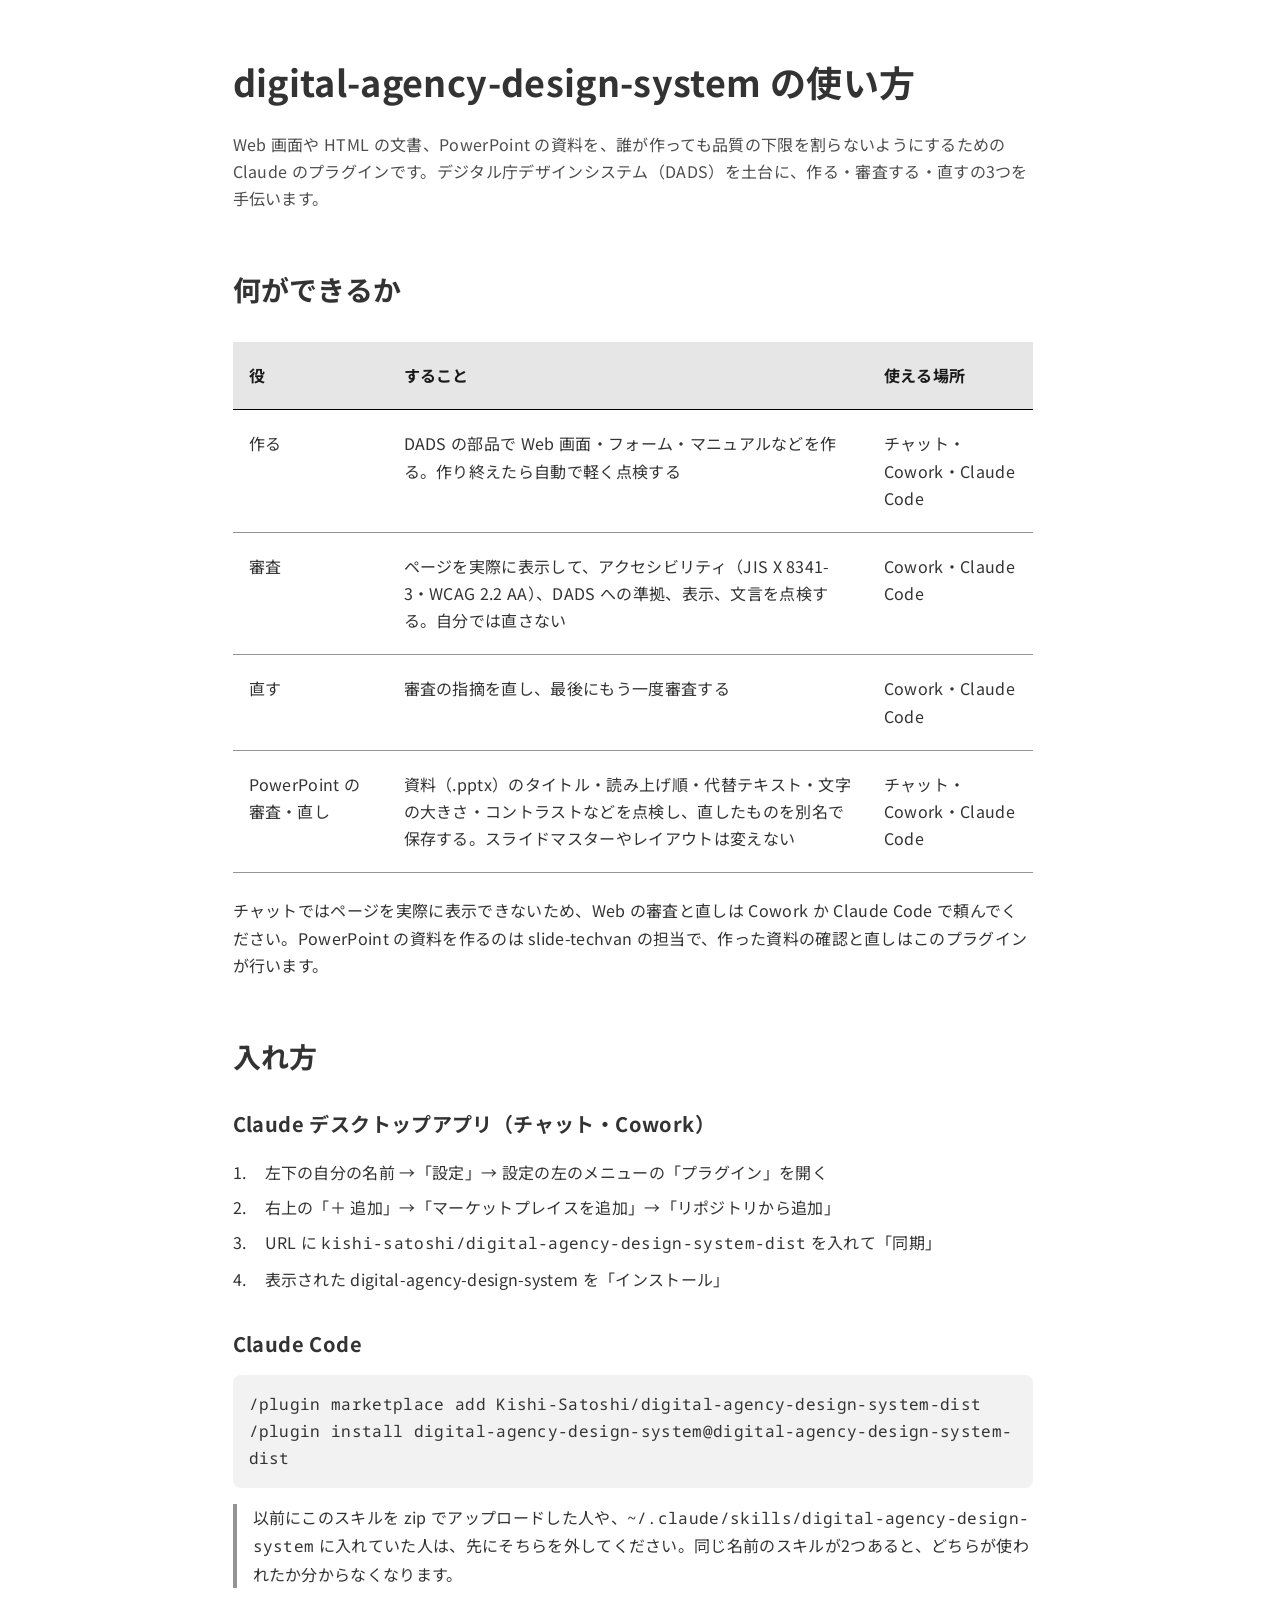
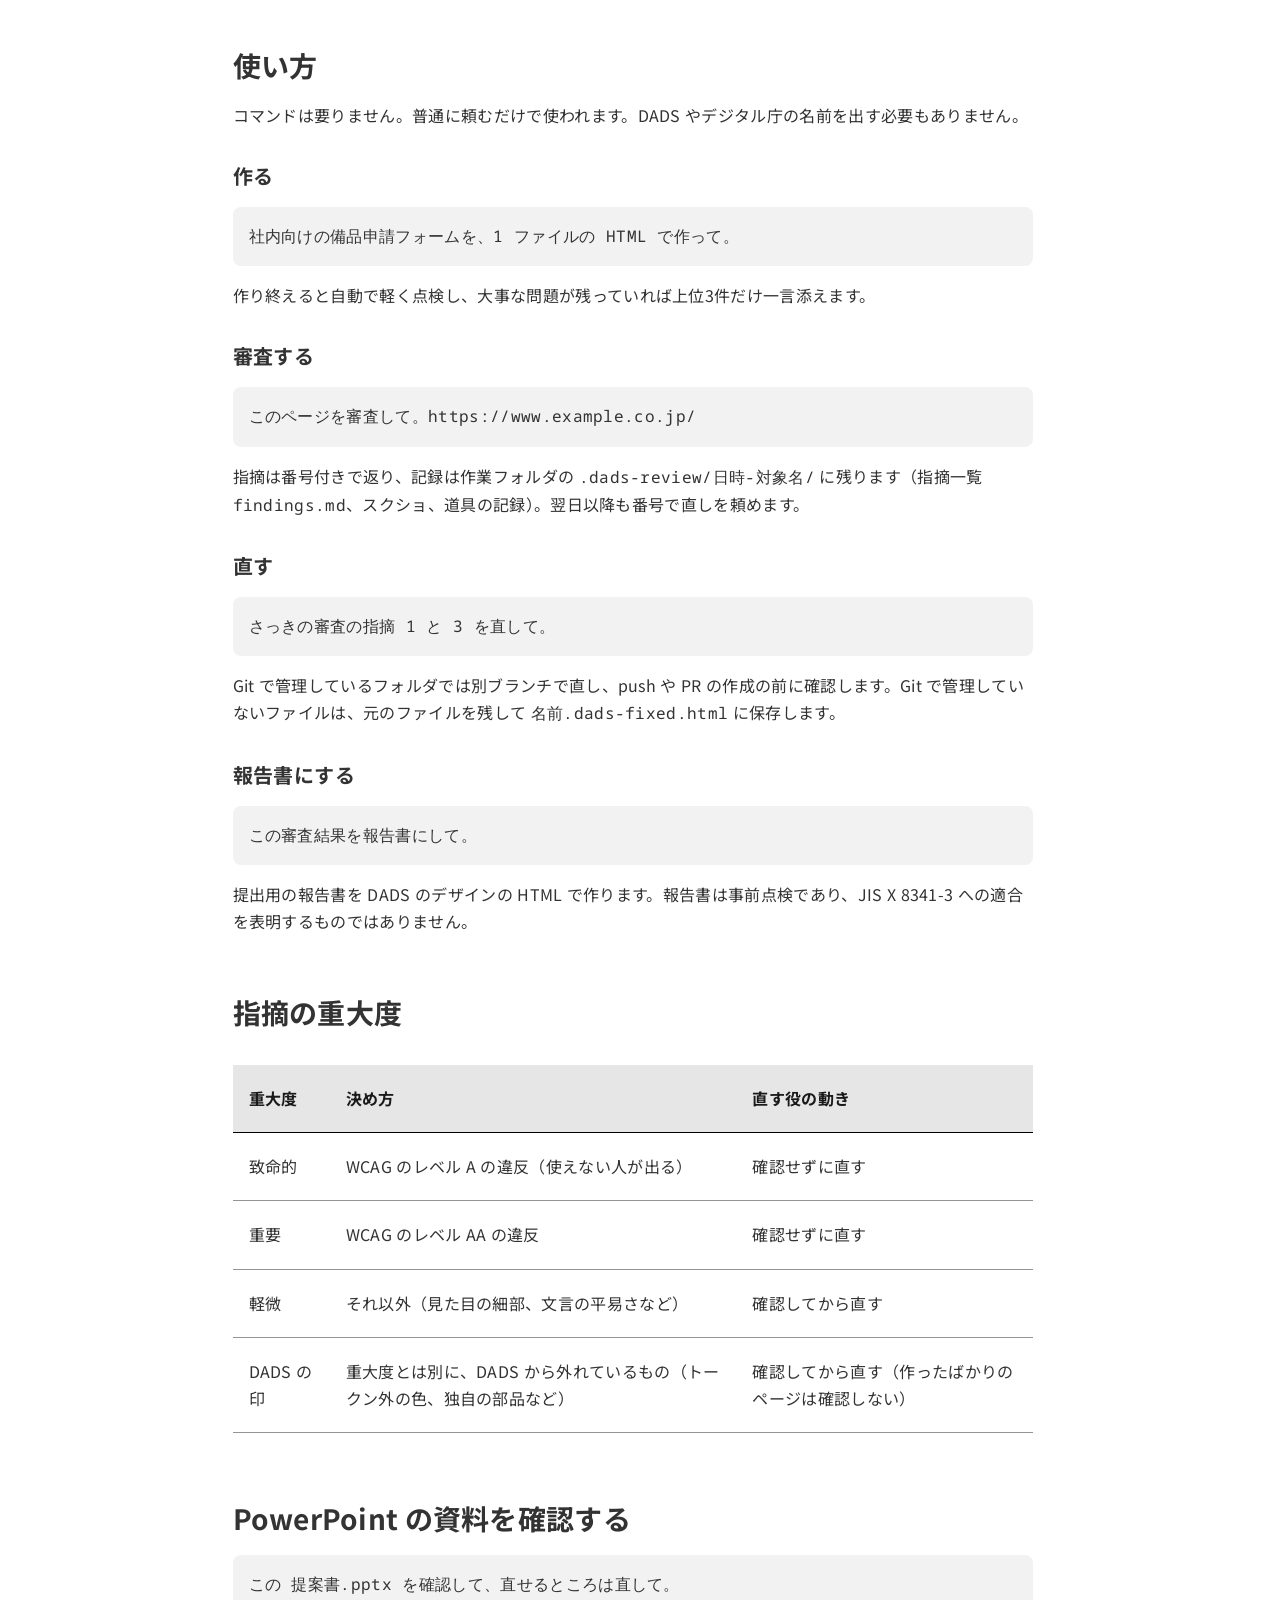
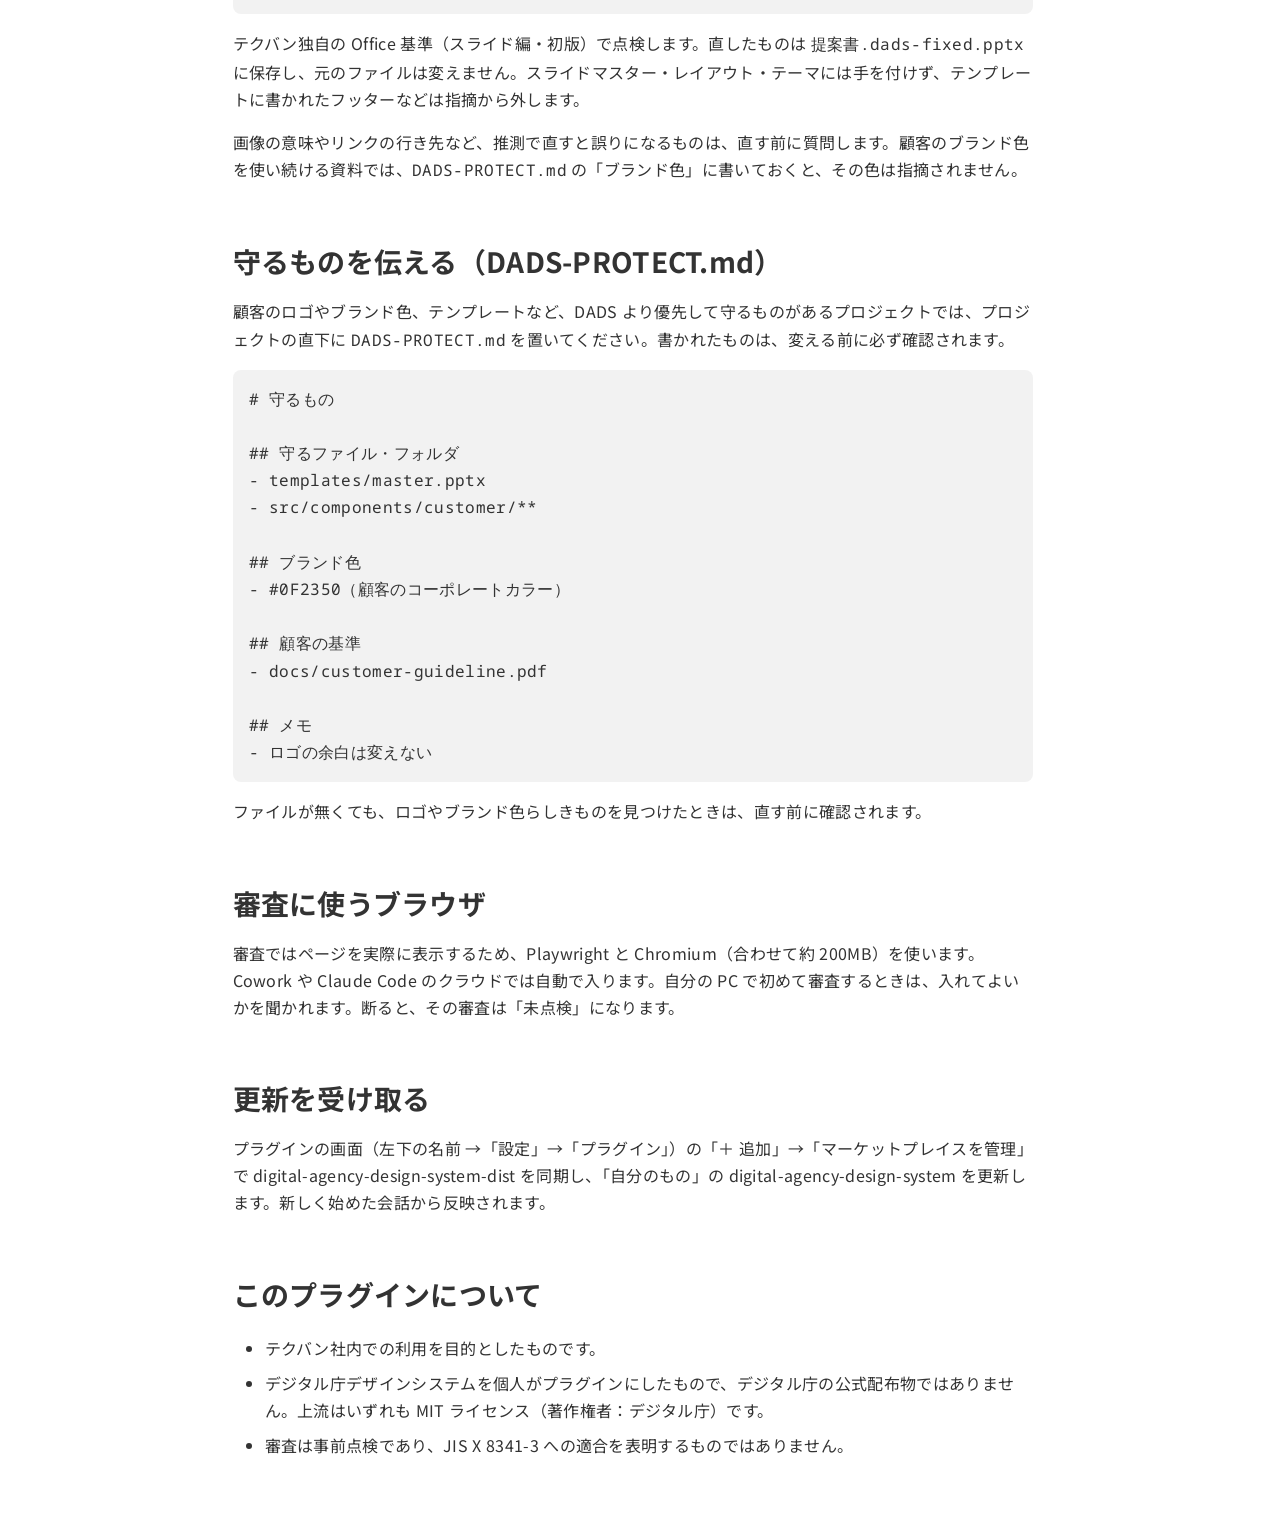
<file: docs/index.html>
<!doctype html>
<html lang="ja">
<head>
<meta charset="utf-8">
<meta name="viewport" content="width=device-width, initial-scale=1">
<title>digital-agency-design-system の使い方</title>
<link rel="preconnect" href="https://fonts.googleapis.com">
<link rel="preconnect" href="https://fonts.gstatic.com" crossorigin>
<link href="https://fonts.googleapis.com/css2?family=Noto+Sans+JP:wght@400;700&family=Noto+Sans+Mono:wght@400;700&display=swap" rel="stylesheet">
<style>
/* DADS global.css */
:root {
  --color-primitive-blue-50: #e8f1fe;
  --color-primitive-blue-100: #d9e6ff;
  --color-primitive-blue-200: #c5d7fb;
  --color-primitive-blue-300: #9db7f9;
  --color-primitive-blue-400: #7096f8;
  --color-primitive-blue-500: #4979f5;
  --color-primitive-blue-600: #3460fb;
  --color-primitive-blue-700: #264af4;
  --color-primitive-blue-800: #0031d8;
  --color-primitive-blue-900: #0017c1;
  --color-primitive-blue-1000: #00118f;
  --color-primitive-blue-1100: #000071;
  --color-primitive-blue-1200: #000060;
  --color-primitive-light-blue-50: #f0f9ff;
  --color-primitive-light-blue-100: #dcf0ff;
  --color-primitive-light-blue-200: #c0e4ff;
  --color-primitive-light-blue-300: #97d3ff;
  --color-primitive-light-blue-400: #57b8ff;
  --color-primitive-light-blue-500: #39abff;
  --color-primitive-light-blue-600: #008bf2;
  --color-primitive-light-blue-700: #0877d7;
  --color-primitive-light-blue-800: #0066be;
  --color-primitive-light-blue-900: #0055ad;
  --color-primitive-light-blue-1000: #00428c;
  --color-primitive-light-blue-1100: #00316a;
  --color-primitive-light-blue-1200: #00234b;
  --color-primitive-cyan-50: #e9f7f9;
  --color-primitive-cyan-100: #c8f8ff;
  --color-primitive-cyan-200: #99f2ff;
  --color-primitive-cyan-300: #79e2f2;
  --color-primitive-cyan-400: #2bc8e4;
  --color-primitive-cyan-500: #01b7d6;
  --color-primitive-cyan-600: #00a3bf;
  --color-primitive-cyan-700: #008da6;
  --color-primitive-cyan-800: #008299;
  --color-primitive-cyan-900: #006f83;
  --color-primitive-cyan-1000: #006173;
  --color-primitive-cyan-1100: #004c59;
  --color-primitive-cyan-1200: #003741;
  --color-primitive-green-50: #e6f5ec;
  --color-primitive-green-100: #c2e5d1;
  --color-primitive-green-200: #9bd4b5;
  --color-primitive-green-300: #71c598;
  --color-primitive-green-400: #51b883;
  --color-primitive-green-500: #2cac6e;
  --color-primitive-green-600: #259d63;
  --color-primitive-green-700: #1d8b56;
  --color-primitive-green-800: #197a4b;
  --color-primitive-green-900: #115a36;
  --color-primitive-green-1000: #0c472a;
  --color-primitive-green-1100: #08351f;
  --color-primitive-green-1200: #032213;
  --color-primitive-lime-50: #ebfad9;
  --color-primitive-lime-100: #d0f5a2;
  --color-primitive-lime-200: #c0f354;
  --color-primitive-lime-300: #ade830;
  --color-primitive-lime-400: #9ddd15;
  --color-primitive-lime-500: #8cc80c;
  --color-primitive-lime-600: #7eb40d;
  --color-primitive-lime-700: #6fa104;
  --color-primitive-lime-800: #618e00;
  --color-primitive-lime-900: #507500;
  --color-primitive-lime-1000: #3e5a00;
  --color-primitive-lime-1100: #2c4100;
  --color-primitive-lime-1200: #1e2d00;
  --color-primitive-yellow-50: #fbf5e0;
  --color-primitive-yellow-100: #fff0b3;
  --color-primitive-yellow-200: #ffe380;
  --color-primitive-yellow-300: #ffd43d;
  --color-primitive-yellow-400: #ffc700;
  --color-primitive-yellow-500: #ebb700;
  --color-primitive-yellow-600: #d2a400;
  --color-primitive-yellow-700: #b78f00;
  --color-primitive-yellow-800: #a58000;
  --color-primitive-yellow-900: #927200;
  --color-primitive-yellow-1000: #806300;
  --color-primitive-yellow-1100: #6e5600;
  --color-primitive-yellow-1200: #604b00;
  --color-primitive-orange-50: #ffeee2;
  --color-primitive-orange-100: #ffdfca;
  --color-primitive-orange-200: #ffc199;
  --color-primitive-orange-300: #ffa66d;
  --color-primitive-orange-400: #ff8d44;
  --color-primitive-orange-500: #ff7628;
  --color-primitive-orange-600: #fb5b01;
  --color-primitive-orange-700: #e25100;
  --color-primitive-orange-800: #c74700;
  --color-primitive-orange-900: #ac3e00;
  --color-primitive-orange-1000: #8b3200;
  --color-primitive-orange-1100: #6d2700;
  --color-primitive-orange-1200: #541e00;
  --color-primitive-red-50: #fdeeee;
  --color-primitive-red-100: #ffdada;
  --color-primitive-red-200: #ffbbbb;
  --color-primitive-red-300: #ff9696;
  --color-primitive-red-400: #ff7171;
  --color-primitive-red-500: #ff5454;
  --color-primitive-red-600: #fe3939;
  --color-primitive-red-700: #fa0000;
  --color-primitive-red-800: #ec0000;
  --color-primitive-red-900: #ce0000;
  --color-primitive-red-1000: #a90000;
  --color-primitive-red-1100: #850000;
  --color-primitive-red-1200: #620000;
  --color-primitive-magenta-50: #f3e5f4;
  --color-primitive-magenta-100: #ffd0ff;
  --color-primitive-magenta-200: #ffaeff;
  --color-primitive-magenta-300: #ff8eff;
  --color-primitive-magenta-400: #f661f6;
  --color-primitive-magenta-500: #f137f1;
  --color-primitive-magenta-600: #db00db;
  --color-primitive-magenta-700: #c000c0;
  --color-primitive-magenta-800: #aa00aa;
  --color-primitive-magenta-900: #8b008b;
  --color-primitive-magenta-1000: #6c006c;
  --color-primitive-magenta-1100: #500050;
  --color-primitive-magenta-1200: #3b003b;
  --color-primitive-purple-50: #f1eafa;
  --color-primitive-purple-100: #ecddff;
  --color-primitive-purple-200: #ddc2ff;
  --color-primitive-purple-300: #cda6ff;
  --color-primitive-purple-400: #bb87ff;
  --color-primitive-purple-500: #a565f8;
  --color-primitive-purple-600: #8843e1;
  --color-primitive-purple-700: #6f23d0;
  --color-primitive-purple-800: #5c10be;
  --color-primitive-purple-900: #5109ad;
  --color-primitive-purple-1000: #41048e;
  --color-primitive-purple-1100: #30016c;
  --color-primitive-purple-1200: #21004b;
  --color-neutral-white: #ffffff;
  --color-neutral-black: #000000;
  --color-neutral-solid-gray-50: #f2f2f2;
  --color-neutral-solid-gray-100: #e6e6e6;
  --color-neutral-solid-gray-200: #cccccc;
  --color-neutral-solid-gray-300: #b3b3b3;
  --color-neutral-solid-gray-400: #999999;
  --color-neutral-solid-gray-420: #949494;
  --color-neutral-solid-gray-500: #7f7f7f;
  --color-neutral-solid-gray-536: #767676;
  --color-neutral-solid-gray-600: #666666;
  --color-neutral-solid-gray-700: #4d4d4d;
  --color-neutral-solid-gray-800: #333333;
  --color-neutral-solid-gray-900: #1a1a1a;
  --color-neutral-opacity-gray-50: rgba(0, 0, 0, 0.05);
  --color-neutral-opacity-gray-100: rgba(0, 0, 0, 0.1);
  --color-neutral-opacity-gray-200: rgba(0, 0, 0, 0.2);
  --color-neutral-opacity-gray-300: rgba(0, 0, 0, 0.3);
  --color-neutral-opacity-gray-400: rgba(0, 0, 0, 0.4);
  --color-neutral-opacity-gray-420: rgba(0, 0, 0, 0.42);
  --color-neutral-opacity-gray-500: rgba(0, 0, 0, 0.5);
  --color-neutral-opacity-gray-536: rgba(0, 0, 0, 0.54);
  --color-neutral-opacity-gray-600: rgba(0, 0, 0, 0.6);
  --color-neutral-opacity-gray-700: rgba(0, 0, 0, 0.7);
  --color-neutral-opacity-gray-800: rgba(0, 0, 0, 0.8);
  --color-neutral-opacity-gray-900: rgba(0, 0, 0, 0.9);
  --font-family-sans:
    "Noto Sans JP", -apple-system, BlinkMacSystemFont, sans-serif;
  --font-family-mono: "Noto Sans Mono", monospace;
  --elevation-1:
    0 2px 8px 1px rgba(0, 0, 0, 0.1), 0 1px 5px 0 rgba(0, 0, 0, 0.3);
  --elevation-2:
    0 2px 12px 2px rgba(0, 0, 0, 0.1), 0 1px 6px 0 rgba(0, 0, 0, 0.3);
  --elevation-3:
    0 4px 16px 3px rgba(0, 0, 0, 0.1), 0 1px 6px 0 rgba(0, 0, 0, 0.3);
  --elevation-4:
    0 6px 20px 4px rgba(0, 0, 0, 0.1), 0 2px 6px 0 rgba(0, 0, 0, 0.3);
  --elevation-5:
    0 8px 24px 5px rgba(0, 0, 0, 0.1), 0 2px 10px 0 rgba(0, 0, 0, 0.3);
  --elevation-6:
    0 10px 30px 6px rgba(0, 0, 0, 0.1), 0 3px 12px 0 rgba(0, 0, 0, 0.3);
  --elevation-7:
    0 12px 36px 7px rgba(0, 0, 0, 0.1), 0 3px 14px 0 rgba(0, 0, 0, 0.3);
  --elevation-8:
    0 14px 40px 7px rgba(0, 0, 0, 0.1), 0 3px 16px 0 rgba(0, 0, 0, 0.3);
  --color-semantic-success-1: var(--color-primitive-green-600);
  --color-semantic-success-2: var(--color-primitive-green-800);
  --color-semantic-error-1: var(--color-primitive-red-800);
  --color-semantic-error-2: var(--color-primitive-red-900);
  --color-semantic-warning-yellow-1: var(--color-primitive-yellow-700);
  --color-semantic-warning-yellow-2: var(--color-primitive-yellow-900);
  --color-semantic-warning-orange-1: var(--color-primitive-orange-600);
  --color-semantic-warning-orange-2: var(--color-primitive-orange-800);
  --color-key-50: var(--color-primitive-blue-50);
  --color-key-100: var(--color-primitive-blue-100);
  --color-key-200: var(--color-primitive-blue-200);
  --color-key-300: var(--color-primitive-blue-300);
  --color-key-400: var(--color-primitive-blue-400);
  --color-key-500: var(--color-primitive-blue-500);
  --color-key-600: var(--color-primitive-blue-600);
  --color-key-700: var(--color-primitive-blue-700);
  --color-key-800: var(--color-primitive-blue-800);
  --color-key-900: var(--color-primitive-blue-900);
  --color-key-1000: var(--color-primitive-blue-1000);
  --color-key-1100: var(--color-primitive-blue-1100);
  --color-key-1200: var(--color-primitive-blue-1200);
}

html {
  scrollbar-gutter: stable;
  font-family: var(--font-family-sans);
}

html:has(:modal) {
  overflow: clip;
  scrollbar-gutter: auto;
}

body:has(:modal) {
  overflow: auto;
  scrollbar-gutter: stable;
}

:where(a):any-link {
  color: var(--color-primitive-blue-1000);
  text-decoration: underline;
  text-decoration-thickness: calc(1 / 16 * 1rem);
  text-underline-offset: calc(3 / 16 * 1rem);
}

:where(a):visited {
  color: var(--color-primitive-magenta-900);
}

@media (hover: hover) {
  :where(a):hover {
    color: var(--color-primitive-blue-900);
    text-decoration-thickness: calc(3 / 16 * 1rem);
  }
}

:where(a):active {
  color: var(--color-primitive-orange-800);
  text-decoration-thickness: calc(1 / 16 * 1rem);
}

:focus-visible {
  outline: calc(4 / 16 * 1rem) solid var(--color-neutral-black);
  outline-offset: calc(2 / 16 * 1rem);
  border-radius: calc(4 / 16 * 1rem);
  box-shadow: 0 0 0 calc(2 / 16 * 1rem) var(--color-primitive-yellow-300);
}

.dads-u-visually-hidden {
  clip: rect(0 0 0 0) !important;
  clip-path: inset(50%) !important;
  height: 1px !important;
  overflow: hidden !important;
  position: absolute !important;
  white-space: nowrap !important;
  width: 1px !important;
}

:where(.dads-u-focus-outline):focus-visible {
  outline: calc(4 / 16 * 1rem) solid var(--color-neutral-black) !important;
  outline-offset: calc(2 / 16 * 1rem) !important;
  border-radius: calc(4 / 16 * 1rem) !important;
  background-color: var(--color-primitive-yellow-300) !important;
  box-shadow: 0 0 0 calc(2 / 16 * 1rem) var(--color-primitive-yellow-300) !important;
}

@supports selector(:has(*)) {
  :where(.dads-u-focus-within-outline):focus-visible,
  :where(.dads-u-focus-within-outline):has(:focus-visible) {
    outline: calc(4 / 16 * 1rem) solid var(--color-neutral-black) !important;
    outline-offset: calc(2 / 16 * 1rem) !important;
    border-radius: calc(4 / 16 * 1rem) !important;
    background-color: var(--color-primitive-yellow-300) !important;
    box-shadow: 0 0 0 calc(2 / 16 * 1rem) var(--color-primitive-yellow-300) !important;
  }
}
@supports not selector(:has(*)) {
  :where(.dads-u-focus-within-outline):focus-within {
    outline: calc(4 / 16 * 1rem) solid var(--color-neutral-black) !important;
    outline-offset: calc(2 / 16 * 1rem) !important;
    border-radius: calc(4 / 16 * 1rem) !important;
    background-color: var(--color-primitive-yellow-300) !important;
    box-shadow: 0 0 0 calc(2 / 16 * 1rem) var(--color-primitive-yellow-300) !important;
  }
}

.dads-u-dsp-64B-140 {
  font-weight: bold !important;
  font-size: calc(64 / 16 * 1rem) !important;
  line-height: 1.4 !important;
  letter-spacing: 0 !important;
}

.dads-u-dsp-57B-140 {
  font-weight: bold !important;
  font-size: calc(57 / 16 * 1rem) !important;
  line-height: 1.4 !important;
  letter-spacing: 0 !important;
}

.dads-u-dsp-48B-140 {
  font-weight: bold !important;
  font-size: calc(48 / 16 * 1rem) !important;
  line-height: 1.4 !important;
  letter-spacing: 0 !important;
}

.dads-u-dsp-64N-140 {
  font-weight: normal !important;
  font-size: calc(64 / 16 * 1rem) !important;
  line-height: 1.4 !important;
  letter-spacing: 0 !important;
}

.dads-u-dsp-57N-140 {
  font-weight: normal !important;
  font-size: calc(57 / 16 * 1rem) !important;
  line-height: 1.4 !important;
  letter-spacing: 0 !important;
}

.dads-u-dsp-48N-140 {
  font-weight: normal !important;
  font-size: calc(48 / 16 * 1rem) !important;
  line-height: 1.4 !important;
  letter-spacing: 0 !important;
}

.dads-u-std-45B-140 {
  font-weight: bold !important;
  font-size: calc(45 / 16 * 1rem) !important;
  line-height: 1.4 !important;
  letter-spacing: 0 !important;
}

.dads-u-std-36B-140 {
  font-weight: bold !important;
  font-size: calc(36 / 16 * 1rem) !important;
  line-height: 1.4 !important;
  letter-spacing: 0.01em !important;
}

.dads-u-std-32B-150 {
  font-weight: bold !important;
  font-size: calc(32 / 16 * 1rem) !important;
  line-height: 1.5 !important;
  letter-spacing: 0.01em !important;
}

.dads-u-std-28B-150 {
  font-weight: bold !important;
  font-size: calc(28 / 16 * 1rem) !important;
  line-height: 1.5 !important;
  letter-spacing: 0.01em !important;
}

.dads-u-std-26B-150 {
  font-weight: bold !important;
  font-size: calc(26 / 16 * 1rem) !important;
  line-height: 1.5 !important;
  letter-spacing: 0.02em !important;
}

.dads-u-std-24B-150 {
  font-weight: bold !important;
  font-size: calc(24 / 16 * 1rem) !important;
  line-height: 1.5 !important;
  letter-spacing: 0.02em !important;
}

.dads-u-std-22B-150 {
  font-weight: bold !important;
  font-size: calc(22 / 16 * 1rem) !important;
  line-height: 1.5 !important;
  letter-spacing: 0.02em !important;
}

.dads-u-std-20B-150 {
  font-weight: bold !important;
  font-size: calc(20 / 16 * 1rem) !important;
  line-height: 1.5 !important;
  letter-spacing: 0.02em !important;
}

.dads-u-std-18B-160 {
  font-weight: bold !important;
  font-size: calc(18 / 16 * 1rem) !important;
  line-height: 1.6 !important;
  letter-spacing: 0.02em !important;
}

.dads-u-std-17B-170 {
  font-weight: bold !important;
  font-size: calc(17 / 16 * 1rem) !important;
  line-height: 1.7 !important;
  letter-spacing: 0.02em !important;
}

.dads-u-std-16B-170 {
  font-weight: bold !important;
  font-size: calc(16 / 16 * 1rem) !important;
  line-height: 1.7 !important;
  letter-spacing: 0.02em !important;
}

.dads-u-std-16B-175 {
  font-weight: bold !important;
  font-size: calc(16 / 16 * 1rem) !important;
  line-height: 1.75 !important;
  letter-spacing: 0.02em !important;
}

.dads-u-std-45N-140 {
  font-weight: normal !important;
  font-size: calc(45 / 16 * 1rem) !important;
  line-height: 1.4 !important;
  letter-spacing: 0 !important;
}

.dads-u-std-36N-140 {
  font-weight: normal !important;
  font-size: calc(36 / 16 * 1rem) !important;
  line-height: 1.4 !important;
  letter-spacing: 0.01em !important;
}

.dads-u-std-32N-150 {
  font-weight: normal !important;
  font-size: calc(32 / 16 * 1rem) !important;
  line-height: 1.5 !important;
  letter-spacing: 0.01em !important;
}

.dads-u-std-28N-150 {
  font-weight: normal !important;
  font-size: calc(28 / 16 * 1rem) !important;
  line-height: 1.5 !important;
  letter-spacing: 0.01em !important;
}

.dads-u-std-26N-150 {
  font-weight: normal !important;
  font-size: calc(26 / 16 * 1rem) !important;
  line-height: 1.5 !important;
  letter-spacing: 0.02em !important;
}

.dads-u-std-24N-150 {
  font-weight: normal !important;
  font-size: calc(24 / 16 * 1rem) !important;
  line-height: 1.5 !important;
  letter-spacing: 0.02em !important;
}

.dads-u-std-22N-150 {
  font-weight: normal !important;
  font-size: calc(22 / 16 * 1rem) !important;
  line-height: 1.5 !important;
  letter-spacing: 0.02em !important;
}

.dads-u-std-20N-150 {
  font-weight: normal !important;
  font-size: calc(20 / 16 * 1rem) !important;
  line-height: 1.5 !important;
  letter-spacing: 0.02em !important;
}

.dads-u-std-18N-160 {
  font-weight: normal !important;
  font-size: calc(18 / 16 * 1rem) !important;
  line-height: 1.6 !important;
  letter-spacing: 0.02em !important;
}

.dads-u-std-17N-170 {
  font-weight: normal !important;
  font-size: calc(17 / 16 * 1rem) !important;
  line-height: 1.7 !important;
  letter-spacing: 0.02em !important;
}

.dads-u-std-16N-170 {
  font-weight: normal !important;
  font-size: calc(16 / 16 * 1rem) !important;
  line-height: 1.7 !important;
  letter-spacing: 0.02em !important;
}

.dads-u-std-16N-175 {
  font-weight: normal !important;
  font-size: calc(16 / 16 * 1rem) !important;
  line-height: 1.75 !important;
  letter-spacing: 0.02em !important;
}

.dads-u-dns-17B-130 {
  font-weight: bold !important;
  font-size: calc(17 / 16 * 1rem) !important;
  line-height: 1.3 !important;
  letter-spacing: 0 !important;
}

.dads-u-dns-17B-120 {
  font-weight: bold !important;
  font-size: calc(17 / 16 * 1rem) !important;
  line-height: 1.2 !important;
  letter-spacing: 0 !important;
}

.dads-u-dns-16B-130 {
  font-weight: bold !important;
  font-size: calc(16 / 16 * 1rem) !important;
  line-height: 1.3 !important;
  letter-spacing: 0 !important;
}

.dads-u-dns-16B-120 {
  font-weight: bold !important;
  font-size: calc(16 / 16 * 1rem) !important;
  line-height: 1.2 !important;
  letter-spacing: 0 !important;
}

.dads-u-dns-14B-130 {
  font-weight: bold !important;
  font-size: calc(14 / 16 * 1rem) !important;
  line-height: 1.3 !important;
  letter-spacing: 0 !important;
}

.dads-u-dns-14B-120 {
  font-weight: bold !important;
  font-size: calc(14 / 16 * 1rem) !important;
  line-height: 1.2 !important;
  letter-spacing: 0 !important;
}

.dads-u-dns-17N-130 {
  font-weight: normal !important;
  font-size: calc(17 / 16 * 1rem) !important;
  line-height: 1.3 !important;
  letter-spacing: 0 !important;
}

.dads-u-dns-17N-120 {
  font-weight: normal !important;
  font-size: calc(17 / 16 * 1rem) !important;
  line-height: 1.2 !important;
  letter-spacing: 0 !important;
}

.dads-u-dns-16N-130 {
  font-weight: normal !important;
  font-size: calc(16 / 16 * 1rem) !important;
  line-height: 1.3 !important;
  letter-spacing: 0 !important;
}

.dads-u-dns-16N-120 {
  font-weight: normal !important;
  font-size: calc(16 / 16 * 1rem) !important;
  line-height: 1.2 !important;
  letter-spacing: 0 !important;
}

.dads-u-dns-14N-130 {
  font-weight: normal !important;
  font-size: calc(14 / 16 * 1rem) !important;
  line-height: 1.3 !important;
  letter-spacing: 0 !important;
}

.dads-u-dns-14N-120 {
  font-weight: normal !important;
  font-size: calc(14 / 16 * 1rem) !important;
  line-height: 1.2 !important;
  letter-spacing: 0 !important;
}

.dads-u-oln-17B-100 {
  font-weight: bold !important;
  font-size: calc(17 / 16 * 1rem) !important;
  line-height: 1 !important;
  letter-spacing: 0.02em !important;
}

.dads-u-oln-16B-100 {
  font-weight: bold !important;
  font-size: calc(16 / 16 * 1rem) !important;
  line-height: 1 !important;
  letter-spacing: 0.02em !important;
}

.dads-u-oln-14B-100 {
  font-weight: bold !important;
  font-size: calc(14 / 16 * 1rem) !important;
  line-height: 1 !important;
  letter-spacing: 0.02em !important;
}

.dads-u-oln-17N-100 {
  font-weight: normal !important;
  font-size: calc(17 / 16 * 1rem) !important;
  line-height: 1 !important;
  letter-spacing: 0.02em !important;
}

.dads-u-oln-16N-100 {
  font-weight: normal !important;
  font-size: calc(16 / 16 * 1rem) !important;
  line-height: 1 !important;
  letter-spacing: 0.02em !important;
}

.dads-u-oln-14N-100 {
  font-weight: normal !important;
  font-size: calc(14 / 16 * 1rem) !important;
  line-height: 1 !important;
  letter-spacing: 0.02em !important;
}

.dads-u-mono-17B-150 {
  font-weight: bold !important;
  font-size: calc(17 / 16 * 1rem) !important;
  line-height: 1.5 !important;
  font-family: var(--font-family-mono) !important;
  letter-spacing: 0 !important;
}

.dads-u-mono-16B-150 {
  font-weight: bold !important;
  font-size: calc(16 / 16 * 1rem) !important;
  line-height: 1.5 !important;
  font-family: var(--font-family-mono) !important;
  letter-spacing: 0 !important;
}

.dads-u-mono-14B-150 {
  font-weight: bold !important;
  font-size: calc(14 / 16 * 1rem) !important;
  line-height: 1.5 !important;
  font-family: var(--font-family-mono) !important;
  letter-spacing: 0 !important;
}

.dads-u-mono-17N-150 {
  font-weight: normal !important;
  font-size: calc(17 / 16 * 1rem) !important;
  line-height: 1.5 !important;
  font-family: var(--font-family-mono) !important;
  letter-spacing: 0 !important;
}

.dads-u-mono-16N-150 {
  font-weight: normal !important;
  font-size: calc(16 / 16 * 1rem) !important;
  line-height: 1.5 !important;
  font-family: var(--font-family-mono) !important;
  letter-spacing: 0 !important;
}

.dads-u-mono-14N-150 {
  font-weight: normal !important;
  font-size: calc(14 / 16 * 1rem) !important;
  line-height: 1.5 !important;
  font-family: var(--font-family-mono) !important;
  letter-spacing: 0 !important;
}

/* DADS tokens.css（global.css に無い変数） */
:root {
  --font-weight-400: 400;
  --font-weight-700: 700;
  --font-size-14: 0.875rem;
  --font-size-16: 1rem;
  --font-size-17: 1.0625rem;
  --font-size-18: 1.125rem;
  --font-size-20: 1.25rem;
  --font-size-22: 1.375rem;
  --font-size-24: 1.5rem;
  --font-size-26: 1.625rem;
  --font-size-28: 1.75rem;
  --font-size-32: 2rem;
  --font-size-36: 2.25rem;
  --font-size-45: 2.8125rem;
  --font-size-48: 3rem;
  --font-size-57: 3.5625rem;
  --font-size-64: 4rem;
  --line-height-100: 1;
  --line-height-120: 1.2;
  --line-height-130: 1.3;
  --line-height-140: 1.4;
  --line-height-150: 1.5;
  --line-height-160: 1.6;
  --line-height-170: 1.7;
  --line-height-175: 1.75;
  --border-radius-4: 0.25rem;
  --border-radius-6: 0.375rem;
  --border-radius-8: 0.5rem;
  --border-radius-12: 0.75rem;
  --border-radius-16: 1rem;
  --border-radius-24: 1.5rem;
  --border-radius-32: 2rem;
  --border-radius-full: 624.9375rem;
}
/* heading/heading.css */
.dads-heading {
  color: var(--color-neutral-solid-gray-800);
  font-family: var(--font-family-sans);
}

.dads-heading[data-size="64"] {
  --_shoulder-size: calc(28 / 16 * 1rem);
  --_shoulder-line-height: 1.5;
  --_shoulder-letter-spacing: 0.01em;
  font-weight: bold;
  font-size: calc(64 / 16 * 1rem);
  line-height: 1.4;
  letter-spacing: 0;
}

.dads-heading[data-size="57"] {
  --_shoulder-size: calc(24 / 16 * 1rem);
  --_shoulder-line-height: 1.5;
  --_shoulder-letter-spacing: 0.02em;
  font-weight: bold;
  font-size: calc(57 / 16 * 1rem);
  line-height: 1.4;
  letter-spacing: 0;
}

.dads-heading[data-size="45"] {
  --_shoulder-size: calc(22 / 16 * 1rem);
  --_shoulder-line-height: 1.5;
  --_shoulder-letter-spacing: 0.02em;
  font-weight: bold;
  font-size: calc(45 / 16 * 1rem);
  line-height: 1.4;
  letter-spacing: 0;
}

.dads-heading[data-size="36"] {
  --_shoulder-size: calc(20 / 16 * 1rem);
  --_shoulder-line-height: 1.5;
  --_shoulder-letter-spacing: 0.02em;
  font-weight: bold;
  font-size: calc(36 / 16 * 1rem);
  line-height: 1.4;
  letter-spacing: 0.01em;
}

.dads-heading[data-size="32"] {
  --_shoulder-size: calc(18 / 16 * 1rem);
  --_shoulder-line-height: 1.6;
  --_shoulder-letter-spacing: 0.02em;
  font-weight: bold;
  font-size: calc(32 / 16 * 1rem);
  line-height: 1.5;
  letter-spacing: 0.01em;
}

.dads-heading[data-size="28"] {
  --_shoulder-size: calc(16 / 16 * 1rem);
  --_shoulder-line-height: 1.7;
  --_shoulder-letter-spacing: 0.02em;
  font-weight: bold;
  font-size: calc(28 / 16 * 1rem);
  line-height: 1.5;
  letter-spacing: 0.01em;
}

.dads-heading[data-size="24"] {
  --_shoulder-size: calc(16 / 16 * 1rem);
  --_shoulder-line-height: 1.7;
  --_shoulder-letter-spacing: 0.02em;
  font-weight: bold;
  font-size: calc(24 / 16 * 1rem);
  line-height: 1.5;
  letter-spacing: 0.02em;
}

.dads-heading[data-size="20"] {
  --_shoulder-size: calc(16 / 16 * 1rem);
  --_shoulder-line-height: 1.7;
  --_shoulder-letter-spacing: 0.02em;
  font-weight: bold;
  font-size: calc(20 / 16 * 1rem);
  line-height: 1.5;
  letter-spacing: 0.02em;
}

.dads-heading[data-size="18"] {
  --_shoulder-size: calc(16 / 16 * 1rem);
  --_shoulder-line-height: 1.7;
  --_shoulder-letter-spacing: 0.02em;
  font-weight: bold;
  font-size: calc(18 / 16 * 1rem);
  line-height: 1.6;
  letter-spacing: 0.02em;
}

.dads-heading[data-size="16"] {
  --_shoulder-size: calc(16 / 16 * 1rem);
  --_shoulder-line-height: 1.7;
  --_shoulder-letter-spacing: 0.02em;
  font-weight: bold;
  font-size: calc(16 / 16 * 1rem);
  line-height: 1.7;
  letter-spacing: 0.02em;
}

.dads-heading[data-chip] {
  position: relative;
  padding-left: calc(1em / 3 + 0.5em);
}

.dads-heading[data-chip]::before {
  position: absolute;
  top: 0.2em;
  bottom: 0.1em;
  left: 0;
  width: calc(1em / 3);
  background-color: var(--color-key-900);
  content: "";
}

@supports (top: 1lh) {
  .dads-heading[data-chip]::before {
    top: calc(0.5lh - 0.45em);
    bottom: calc(0.5lh - 0.55em);
  }
}

.dads-heading[data-chip]:has(.dads-heading__shoulder)::before {
  top: calc((var(--_shoulder-size) * (var(--_shoulder-line-height) - 1)) / 2);
}

@media (forced-colors: active) {
  .dads-heading[data-chip]::before {
    background-color: CanvasText;
  }
}

.dads-heading[data-rule] {
  border-bottom: solid var(--color-key-900);
}

.dads-heading[data-rule="8"] {
  border-bottom-width: calc(8 / 16 * 1rem);
  padding-bottom: calc(32 / 16 * 1rem);
}

.dads-heading[data-rule="6"] {
  border-bottom-width: calc(6 / 16 * 1rem);
  padding-bottom: calc(24 / 16 * 1rem);
}

.dads-heading[data-rule="4"] {
  border-bottom-width: calc(4 / 16 * 1rem);
  padding-bottom: calc(16 / 16 * 1rem);
}

.dads-heading[data-rule="2"] {
  border-bottom-width: calc(2 / 16 * 1rem);
  padding-bottom: calc(8 / 16 * 1rem);
}

.dads-heading__shoulder {
  margin: 0;
  font-weight: bold;
  font-size: var(--_shoulder-size);
  line-height: var(--_shoulder-line-height);
  letter-spacing: var(--_shoulder-letter-spacing);
}

.dads-heading__heading {
  margin: 0;
  font: inherit;
}

.dads-heading__icon {
  margin-right: calc(0.4em - 0.25em);
}

.dads-heading__icon::after {
  content: " ";
}

.dads-heading__icon-svg {
  display: inline-block;
  width: 1.25em;
  height: 1.25em;
  vertical-align: -0.25em;
}

/* list/list.css */
.dads-list {
  margin-top: 0;
  margin-bottom: 0;
  padding-left: calc(32 / 16 * 1rem);
  list-style-type: revert;
}

.dads-list > li {
  --_spacing: 0;
  padding-top: var(--_spacing);
  padding-bottom: var(--_spacing);
}

.dads-list[data-spacing="4"] > li {
  --_spacing: calc(4 / 16 * 1rem);
}

.dads-list[data-spacing="8"] > li {
  --_spacing: calc(8 / 16 * 1rem);
}

.dads-list[data-spacing="12"] > li {
  --_spacing: calc(12 / 16 * 1rem);
}

.dads-list[data-marker="number"] {
  padding-left: 0;
  list-style-type: none;
}

.dads-list[data-marker="number"] > li {
  padding-left: calc(32 / 16 * 1rem);
}

.dads-list[data-marker="number"] > li > a:only-child {
  margin-left: calc(-32 / 16 * 1rem);
  padding-left: calc(32 / 16 * 1rem);
}

.dads-list[data-marker="number"] > li > span:first-child,
.dads-list[data-marker="number"] > li > a:only-child > span:first-child {
  margin-left: calc(-32 / 16 * 1rem);
  display: inline-block;
  min-width: calc(32 / 16 * 1rem);
  white-space: nowrap;
}

.dads-list[data-marker="number"] > li > a:only-child > span:first-child {
  text-decoration: inherit;
}

.dads-list .dads-list {
  margin-top: var(--_spacing);
  margin-bottom: calc(-1 * var(--_spacing));
}

/* link/link.css */
.dads-link:any-link {
  color: var(--color-primitive-blue-1000);
  text-decoration: underline;
  text-decoration-thickness: calc(1 / 16 * 1rem);
  text-underline-offset: calc(3 / 16 * 1rem);
}

.dads-link:visited {
  color: var(--color-primitive-magenta-900);
}

@media (hover: hover) {
  .dads-link:hover {
    color: var(--color-primitive-blue-900);
    text-decoration-thickness: calc(3 / 16 * 1rem);
  }
}

.dads-link:active {
  color: var(--color-primitive-orange-800);
  text-decoration-thickness: calc(1 / 16 * 1rem);
}

.dads-link:focus-visible {
  outline: calc(4 / 16 * 1rem) solid var(--color-neutral-black);
  outline-offset: calc(2 / 16 * 1rem);
  border-radius: calc(4 / 16 * 1rem);
  background-color: var(--color-primitive-yellow-300);
  box-shadow: 0 0 0 calc(2 / 16 * 1rem) var(--color-primitive-yellow-300);
}

.dads-link__icon {
  display: inline-block;
  width: calc(16 / 16 * 1rem);
  height: calc(16 / 16 * 1rem);
  vertical-align: -0.15em;
}

/* table/table.css */
.dads-table {
  --_border-color: var(--color-neutral-solid-gray-420);
  --_padding: calc(20 / 16 * 1rem) calc(16 / 16 * 1rem);
  margin: 0;
  box-sizing: border-box;
  display: flex;
  flex-direction: column;
  align-items: flex-start;
  row-gap: calc(16 / 16 * 1rem);
  color: var(--color-neutral-solid-gray-800);
  font-weight: normal;
  font-size: calc(16 / 16 * 1rem);
  line-height: 1.7;
  font-family: var(--font-family-sans);
  letter-spacing: 0.02em;
}

.dads-table[data-size="dense"] {
  --_padding: calc(12 / 16 * 1rem) calc(16 / 16 * 1rem);
  line-height: 1.3;
}

.dads-table__caption {
  font-weight: bold;
  font-size: calc(17 / 16 * 1rem);
}

.dads-table__table {
  border-collapse: collapse;
}

.dads-table__table :is(td, th) {
  padding: var(--_padding);
  text-align: left;
  vertical-align: baseline;
}

.dads-table__table th {
  font-weight: bold;
}

.dads-table__col-header {
  --_border-color: var(--color-neutral-solid-gray-500);
  background-color: var(--color-neutral-solid-gray-100);
  color: var(--color-neutral-solid-gray-900);
}

.dads-table__row-header {
  --_border-color: var(--color-neutral-solid-gray-500);
  background-color: var(--color-neutral-solid-gray-100);
  color: var(--color-neutral-solid-gray-900);
}

/* Stripe */

.dads-table[data-row-stripe] {
  --_border-color: var(--color-neutral-solid-gray-500);
}

.dads-table[data-row-stripe] tr:nth-child(even) {
  background-color: var(--color-neutral-solid-gray-50);
}

/* Hover highlight */

.dads-table[data-row-hover-highlight] {
  --_border-color: var(--color-neutral-solid-gray-500);
}

@media (hover: hover) {
  .dads-table[data-row-hover-highlight] tr:hover {
    background-color: var(--color-key-50);
  }
}

/* With checkbox */

.dads-table[data-selectable] {
  --_border-color: var(--color-neutral-solid-gray-500);
}

.dads-table[data-selectable] tr:has(:checked) :where(td, th) {
  background:
    linear-gradient(#fff, #fff) top / 100% 1px no-repeat,
    linear-gradient(90deg, #fff, #fff) left / var(--_gap-x, 0) 100% no-repeat,
    var(--color-key-100);
  background-origin: padding-box;
}

.dads-table [data-border=""] :is(td, th):first-child,
.dads-table [data-border~="left"] :is(td, th):first-child,
.dads-table [data-cell-border=""] :is(td, th),
.dads-table [data-cell-border~="left"] :is(td, th),
.dads-table [data-cell-border~="right"] :is(td, th) + :is(td, th),
.dads-table [data-border=""]:is(td, th),
.dads-table [data-border~="left"]:is(td, th),
.dads-table [data-border=""] + :is(td, th),
.dads-table [data-border~="right"] + :is(td, th) {
  --_gap-x: 1px;
}

@supports (selector(:has(.x))) {
  .dads-table td:has(.dads-checkbox:only-child, .dads-radio:only-child),
  .dads-table th:has(.dads-checkbox:only-child, .dads-radio:only-child) {
    position: relative;
    box-sizing: border-box;
    width: calc(40 / 16 * 1rem);
    padding: 0;
  }

  .dads-table td > :is(.dads-checkbox:only-child, .dads-radio:only-child),
  .dads-table th > :is(.dads-checkbox:only-child, .dads-radio:only-child) {
    position: absolute;
    inset: 0;
    display: grid;
    justify-content: center;
    width: auto;
    padding-top: calc(10 / 16 * 1rem);
  }
}

/* Sort and action */

.dads-table__sort-header {
  --_border-color: var(--color-neutral-solid-gray-500);
  background-color: var(--color-neutral-solid-gray-100);
  padding: calc(12 / 16 * 1rem) calc(16 / 16 * 1rem);
  color: var(--color-neutral-solid-gray-900);
}

.dads-table[data-size="dense"] .dads-table__sort-header {
  padding-top: 0;
  padding-bottom: 0;
}

.dads-table__sort-inner {
  display: flex;
  align-items: start;
  justify-content: space-between;
  column-gap: calc(4 / 16 * 1rem);
}

.dads-table__sort-label {
  display: flex;
  align-items: start;
  gap: calc(4 / 16 * 1rem);
  padding-top: calc(8 / 16 * 1rem);
  padding-bottom: calc(8 / 16 * 1rem);
}

.dads-table[data-size="dense"] .dads-table__sort-label {
  padding-top: calc(11 / 16 * 1rem);
  padding-bottom: calc(11 / 16 * 1rem);
}

.dads-table__sort-button {
  display: inline-flex;
  align-items: start;
  column-gap: calc(4 / 16 * 1rem);
  border: 0;
  background-color: transparent;
  padding: 0;
  color: inherit;
  text-align: left;
  font: inherit;
  letter-spacing: inherit;
  text-decoration: underline;
  text-underline-offset: calc(3 / 16 * 1rem);
}

.dads-table__sort-button:hover {
  text-decoration-thickness: calc(3 / 16 * 1rem);
}

.dads-table__sort-button:focus-visible {
  outline: calc(4 / 16 * 1rem) solid var(--color-neutral-black);
  outline-offset: calc(2 / 16 * 1rem);
  border-radius: calc(4 / 16 * 1rem);
  background-color: var(--color-primitive-yellow-300);
  box-shadow: 0 0 0 calc(2 / 16 * 1rem) var(--color-primitive-yellow-300);
}

.dads-table__sort-icon {
  flex-shrink: 0;
  padding-top: calc(2 / 16 * 1rem);
}

.dads-table[data-size="dense"] .dads-table__sort-icon {
  margin-top: calc(-2 / 16 * 1rem);
  padding-top: 0;
}

.dads-table__sort-svg {
  display: block;
  width: calc(24 / 16 * 1rem);
  height: calc(24 / 16 * 1rem);
}

.dads-table__action {
  margin-right: calc(-16 / 16 * 1rem);
  display: flex;
  flex-shrink: 0;
  align-items: center;
  justify-content: center;
  width: calc(44 / 16 * 1rem);
  height: calc(44 / 16 * 1rem);
  border-radius: calc(4 / 16 * 1rem);
  border: 0;
  background-color: transparent;
  padding: 0;
  color: inherit;
}

.dads-table__action:focus-visible {
  outline: calc(4 / 16 * 1rem) solid var(--color-neutral-black);
  outline-offset: calc(2 / 16 * 1rem);
  border-radius: calc(4 / 16 * 1rem);
  background-color: var(--color-primitive-yellow-300);
  box-shadow: 0 0 0 calc(2 / 16 * 1rem) var(--color-primitive-yellow-300);
}

.dads-table__action-svg {
  display: block;
  width: calc(24 / 16 * 1rem);
  height: calc(24 / 16 * 1rem);
}

/* Utilities */

.dads-table [data-width="full"] {
  width: 100%;
}

.dads-table [data-layout="fixed"] {
  table-layout: fixed;
}

.dads-table [data-cell-border=""] :where(td, th) {
  border: 1px solid var(--_border-color);
}

.dads-table [data-cell-border~="top"] :where(td, th) {
  border-top: 1px solid var(--_border-color);
}

.dads-table [data-cell-border~="right"] :where(td, th) {
  border-right: 1px solid var(--_border-color);
}

.dads-table [data-cell-border~="bottom"] :where(td, th) {
  border-bottom: 1px solid var(--_border-color);
}

.dads-table [data-cell-border~="left"] :where(td, th) {
  border-left: 1px solid var(--_border-color);
}

/* Header cell's black border should take precedence over [data-cell-border] */
:last-of-type > .dads-table__col-header,
:last-of-type > .dads-table__sort-header {
  border-bottom: 1px solid var(--color-neutral-black);
}
.dads-table__row-header:last-of-type {
  border-right: 1px solid var(--color-neutral-black);
}

.dads-table [data-border=""] {
  border: 1px solid var(--_border-color);
}

.dads-table [data-border~="top"] {
  border-top: 1px solid var(--_border-color);
}

.dads-table [data-border~="right"] {
  border-right: 1px solid var(--_border-color);
}

.dads-table [data-border~="bottom"] {
  border-bottom: 1px solid var(--_border-color);
}

.dads-table [data-border~="left"] {
  border-left: 1px solid var(--_border-color);
}

.dads-table [data-border="hidden"] {
  border-style: hidden;
}

.dads-table [data-border~="top-hidden"] {
  border-top-style: hidden;
}

.dads-table [data-border~="right-hidden"] {
  border-right-style: hidden;
}

.dads-table [data-border~="bottom-hidden"] {
  border-bottom-style: hidden;
}

.dads-table [data-border~="left-hidden"] {
  border-left-style: hidden;
}

.dads-table [data-bg="white"] {
  background-color: var(--color-neutral-white);
}

.dads-table [data-bg="solid-gray-50"] {
  --_border-color: var(--color-neutral-solid-gray-500);
  background-color: var(--color-neutral-solid-gray-50);
}

.dads-table [data-bg="solid-gray-100"] {
  --_border-color: var(--color-neutral-solid-gray-500);
  background-color: var(--color-neutral-solid-gray-100);
}

.dads-table [data-bg="transparent"] {
  background-color: transparent;
}

</style>
<script type="module">
// table/scroll-shadow.js
export class ScrollShadow extends HTMLElement {
  #abort = null;

  connectedCallback() {
    this.#abort = new AbortController();
    this.#setup();
    this.#setupEventListeners();
    this.#update();
  }

  disconnectedCallback() {
    this.#abort.abort();
    this.#teardown();
  }

  #setup() {
    Object.assign(this.style, {
      position: "relative",
      marginRight: "calc(var(--scroll-shadow-padding) * -1)",
      marginLeft: "calc(var(--scroll-shadow-padding) * -1)",
      display: "flex",
      overflowX: "auto",
      paddingRight: "var(--scroll-shadow-padding)",
      paddingBottom: "calc(8 / 16 * 1rem)",
      paddingLeft: "var(--scroll-shadow-padding)",
    });

    this.tabIndex = 0;

    const commonShadowStyles = `
      position: sticky;
      top: 0;
      bottom: 0;
      flex-shrink: 0;
      width: calc(24 / 16 * 1rem);
      transition: opacity 0.3s ease;
      opacity: 0;
      pointer-events: none;`;

    this.insertAdjacentHTML(
      "afterbegin",
      `<div class="dads-scroll-shadow__left" style="
        ${commonShadowStyles}
        left: calc(var(--scroll-shadow-padding) * -1);
        margin-right: calc(-24 / 16 * 1rem);
        background: linear-gradient(to right, rgba(0, 0, 0, 0.4), transparent);
      "></div>`,
    );

    this.insertAdjacentHTML(
      "beforeend",
      `<div class="dads-scroll-shadow__right" style="
        ${commonShadowStyles}
        right: calc(var(--scroll-shadow-padding) * -1);
        margin-left: calc(-24 / 16 * 1rem);
        background: linear-gradient(to left, rgba(0, 0, 0, 0.4), transparent);
      "></div>`,
    );
  }

  #teardown() {
    this.removeAttribute("tabindex");
    this.querySelector(".dads-scroll-shadow__left")?.remove();
    this.querySelector(".dads-scroll-shadow__right")?.remove();
  }

  #setupEventListeners() {
    const { signal } = this.#abort;
    this.addEventListener("scroll", () => this.#update(), { signal });
    window.addEventListener("resize", () => this.#update(), { signal });
  }

  #update() {
    if (this.#leftShadow) {
      this.#leftShadow.style.opacity = this.#hasLeftShadow ? "1" : "0";
    }
    if (this.#rightShadow) {
      this.#rightShadow.style.opacity = this.#hasRightShadow ? "1" : "0";
    }
  }

  get #leftShadow() {
    return this.querySelector(".dads-scroll-shadow__left");
  }

  get #rightShadow() {
    return this.querySelector(".dads-scroll-shadow__right");
  }

  get #hasLeftShadow() {
    const paddingValue = this.#getPaddingValue();
    return this.scrollLeft > paddingValue;
  }

  get #hasRightShadow() {
    const paddingValue = this.#getPaddingValue();
    return this.scrollLeft + this.clientWidth < this.scrollWidth - paddingValue;
  }

  #getPaddingValue() {
    return resolveVarPx(this, "--scroll-shadow-padding");
  }
}

function resolveVarPx(targetEl, varName) {
  const probe = document.createElement("div");
  probe.style.cssText = `
    position:absolute;
    visibility:hidden;
    width:var(${varName});
  `;
  targetEl.appendChild(probe);
  const px = parseFloat(getComputedStyle(probe).width);
  probe.remove();
  return px;
}

customElements.define("dads-scroll-shadow", ScrollShadow);

</script>
<style>
  body { margin: 0; background: var(--color-neutral-white); color: var(--color-neutral-solid-gray-800); }
  main { max-width: calc(800 / 16 * 1rem); margin: 0 auto; padding: calc(32 / 16 * 1rem) calc(16 / 16 * 1rem) calc(64 / 16 * 1rem); }
  @media (min-width: 48rem) { main { padding-left: calc(32 / 16 * 1rem); padding-right: calc(32 / 16 * 1rem); } }
  section { margin-top: calc(56 / 16 * 1rem); }
  h2.dads-heading { margin-bottom: calc(16 / 16 * 1rem); }
  h3.dads-heading { margin-top: calc(32 / 16 * 1rem); margin-bottom: calc(8 / 16 * 1rem); }
  p, .dads-list, .dads-table, pre { margin-top: calc(16 / 16 * 1rem); }
  code, pre { font-family: var(--font-family-mono); }
  pre { background: var(--color-neutral-solid-gray-50); border-radius: var(--border-radius-8); padding: calc(16 / 16 * 1rem); overflow-x: auto; white-space: pre-wrap; }
  .lead { color: var(--color-neutral-solid-gray-700); }
  .note { border-left: calc(4 / 16 * 1rem) solid var(--color-neutral-solid-gray-420); padding-left: calc(16 / 16 * 1rem); }
</style>
</head>
<body class="dads-u-std-16N-170">
<main>
  <h1 class="dads-heading" data-size="36">digital-agency-design-system の使い方</h1>
  <p class="lead">Web 画面や HTML の文書、PowerPoint の資料を、誰が作っても品質の下限を割らないようにするための Claude のプラグインです。デジタル庁デザインシステム（DADS）を土台に、作る・審査する・直すの3つを手伝います。</p>

  <section aria-labelledby="what">
    <h2 class="dads-heading" data-size="28" id="what">何ができるか</h2>
    <dads-scroll-shadow style="--scroll-shadow-padding: calc(16 / 16 * 1rem);">
    <div class="dads-table">
      <table class="dads-table__table" style="min-width: calc(560 / 16 * 1rem);">
        <thead>
          <tr>
            <th class="dads-table__col-header" scope="col">役</th>
            <th class="dads-table__col-header" scope="col">すること</th>
            <th class="dads-table__col-header" scope="col">使える場所</th>
          </tr>
        </thead>
        <tbody data-cell-border="bottom">
          <tr>
            <td>作る</td>
            <td>DADS の部品で Web 画面・フォーム・マニュアルなどを作る。作り終えたら自動で軽く点検する</td>
            <td>チャット・Cowork・Claude Code</td>
          </tr>
          <tr>
            <td>審査</td>
            <td>ページを実際に表示して、アクセシビリティ（JIS X 8341-3・WCAG 2.2 AA）、DADS への準拠、表示、文言を点検する。自分では直さない</td>
            <td>Cowork・Claude Code</td>
          </tr>
          <tr>
            <td>直す</td>
            <td>審査の指摘を直し、最後にもう一度審査する</td>
            <td>Cowork・Claude Code</td>
          </tr>
          <tr>
            <td>PowerPoint の審査・直し</td>
            <td>資料（.pptx）のタイトル・読み上げ順・代替テキスト・文字の大きさ・コントラストなどを点検し、直したものを別名で保存する。スライドマスターやレイアウトは変えない</td>
            <td>チャット・Cowork・Claude Code</td>
          </tr>
        </tbody>
      </table>
    </div>
    </dads-scroll-shadow>
    <p>チャットではページを実際に表示できないため、Web の審査と直しは Cowork か Claude Code で頼んでください。PowerPoint の資料を作るのは slide-techvan の担当で、作った資料の確認と直しはこのプラグインが行います。</p>
  </section>

  <section aria-labelledby="install">
    <h2 class="dads-heading" data-size="28" id="install">入れ方</h2>
    <h3 class="dads-heading" data-size="20" id="install-desktop">Claude デスクトップアプリ（チャット・Cowork）</h3>
    <ol class="dads-list" data-marker="number" data-spacing="4">
      <li><span>1. </span>左下の自分の名前 →「設定」→ 設定の左のメニューの「プラグイン」を開く</li>
      <li><span>2. </span>右上の「＋ 追加」→「マーケットプレイスを追加」→「リポジトリから追加」</li>
      <li><span>3. </span>URL に <code>kishi-satoshi/digital-agency-design-system-dist</code> を入れて「同期」</li>
      <li><span>4. </span>表示された digital-agency-design-system を「インストール」</li>
    </ol>
    <h3 class="dads-heading" data-size="20" id="install-code">Claude Code</h3>
    <pre><code>/plugin marketplace add Kishi-Satoshi/digital-agency-design-system-dist
/plugin install digital-agency-design-system@digital-agency-design-system-dist</code></pre>
    <p class="note">以前にこのスキルを zip でアップロードした人や、<code>~/.claude/skills/digital-agency-design-system</code> に入れていた人は、先にそちらを外してください。同じ名前のスキルが2つあると、どちらが使われたか分からなくなります。</p>
  </section>

  <section aria-labelledby="use">
    <h2 class="dads-heading" data-size="28" id="use">使い方</h2>
    <p>コマンドは要りません。普通に頼むだけで使われます。DADS やデジタル庁の名前を出す必要もありません。</p>
    <h3 class="dads-heading" data-size="20" id="use-make">作る</h3>
    <pre><code>社内向けの備品申請フォームを、1 ファイルの HTML で作って。</code></pre>
    <p>作り終えると自動で軽く点検し、大事な問題が残っていれば上位3件だけ一言添えます。</p>
    <h3 class="dads-heading" data-size="20" id="use-review">審査する</h3>
    <pre><code>このページを審査して。https://www.example.co.jp/</code></pre>
    <p>指摘は番号付きで返り、記録は作業フォルダの <code>.dads-review/日時-対象名/</code> に残ります（指摘一覧 <code>findings.md</code>、スクショ、道具の記録）。翌日以降も番号で直しを頼めます。</p>
    <h3 class="dads-heading" data-size="20" id="use-fix">直す</h3>
    <pre><code>さっきの審査の指摘 1 と 3 を直して。</code></pre>
    <p>Git で管理しているフォルダでは別ブランチで直し、push や PR の作成の前に確認します。Git で管理していないファイルは、元のファイルを残して <code>名前.dads-fixed.html</code> に保存します。</p>
    <h3 class="dads-heading" data-size="20" id="use-report">報告書にする</h3>
    <pre><code>この審査結果を報告書にして。</code></pre>
    <p>提出用の報告書を DADS のデザインの HTML で作ります。報告書は事前点検であり、JIS X 8341-3 への適合を表明するものではありません。</p>
  </section>

  <section aria-labelledby="severity">
    <h2 class="dads-heading" data-size="28" id="severity">指摘の重大度</h2>
    <dads-scroll-shadow style="--scroll-shadow-padding: calc(16 / 16 * 1rem);">
    <div class="dads-table">
      <table class="dads-table__table" style="min-width: calc(560 / 16 * 1rem);">
        <thead>
          <tr>
            <th class="dads-table__col-header" scope="col">重大度</th>
            <th class="dads-table__col-header" scope="col">決め方</th>
            <th class="dads-table__col-header" scope="col">直す役の動き</th>
          </tr>
        </thead>
        <tbody data-cell-border="bottom">
          <tr><td>致命的</td><td>WCAG のレベル A の違反（使えない人が出る）</td><td>確認せずに直す</td></tr>
          <tr><td>重要</td><td>WCAG のレベル AA の違反</td><td>確認せずに直す</td></tr>
          <tr><td>軽微</td><td>それ以外（見た目の細部、文言の平易さなど）</td><td>確認してから直す</td></tr>
          <tr><td>DADS の印</td><td>重大度とは別に、DADS から外れているもの（トークン外の色、独自の部品など）</td><td>確認してから直す（作ったばかりのページは確認しない）</td></tr>
        </tbody>
      </table>
    </div>
    </dads-scroll-shadow>
  </section>

  <section aria-labelledby="pptx">
    <h2 class="dads-heading" data-size="28" id="pptx">PowerPoint の資料を確認する</h2>
    <pre><code>この 提案書.pptx を確認して、直せるところは直して。</code></pre>
    <p>テクバン独自の Office 基準（スライド編・初版）で点検します。直したものは <code>提案書.dads-fixed.pptx</code> に保存し、元のファイルは変えません。スライドマスター・レイアウト・テーマには手を付けず、テンプレートに書かれたフッターなどは指摘から外します。</p>
    <p>画像の意味やリンクの行き先など、推測で直すと誤りになるものは、直す前に質問します。顧客のブランド色を使い続ける資料では、<code>DADS-PROTECT.md</code> の「ブランド色」に書いておくと、その色は指摘されません。</p>
  </section>

  <section aria-labelledby="protect">
    <h2 class="dads-heading" data-size="28" id="protect">守るものを伝える（DADS-PROTECT.md）</h2>
    <p>顧客のロゴやブランド色、テンプレートなど、DADS より優先して守るものがあるプロジェクトでは、プロジェクトの直下に <code>DADS-PROTECT.md</code> を置いてください。書かれたものは、変える前に必ず確認されます。</p>
    <pre><code># 守るもの

## 守るファイル・フォルダ
- templates/master.pptx
- src/components/customer/**

## ブランド色
- #0F2350（顧客のコーポレートカラー）

## 顧客の基準
- docs/customer-guideline.pdf

## メモ
- ロゴの余白は変えない</code></pre>
    <p>ファイルが無くても、ロゴやブランド色らしきものを見つけたときは、直す前に確認されます。</p>
  </section>

  <section aria-labelledby="browser">
    <h2 class="dads-heading" data-size="28" id="browser">審査に使うブラウザ</h2>
    <p>審査ではページを実際に表示するため、Playwright と Chromium（合わせて約 200MB）を使います。Cowork や Claude Code のクラウドでは自動で入ります。自分の PC で初めて審査するときは、入れてよいかを聞かれます。断ると、その審査は「未点検」になります。</p>
  </section>

  <section aria-labelledby="update">
    <h2 class="dads-heading" data-size="28" id="update">更新を受け取る</h2>
    <p>プラグインの画面（左下の名前 →「設定」→「プラグイン」）の「＋ 追加」→「マーケットプレイスを管理」で digital-agency-design-system-dist を同期し、「自分のもの」の digital-agency-design-system を更新します。新しく始めた会話から反映されます。</p>
  </section>

  <section aria-labelledby="about">
    <h2 class="dads-heading" data-size="28" id="about">このプラグインについて</h2>
    <ul class="dads-list" data-spacing="4">
      <li>テクバン社内での利用を目的としたものです。</li>
      <li>デジタル庁デザインシステムを個人がプラグインにしたもので、デジタル庁の公式配布物ではありません。上流はいずれも MIT ライセンス（著作権者：デジタル庁）です。</li>
      <li>審査は事前点検であり、JIS X 8341-3 への適合を表明するものではありません。</li>
    </ul>
  </section>
</main>
</body>
</html>
</file>
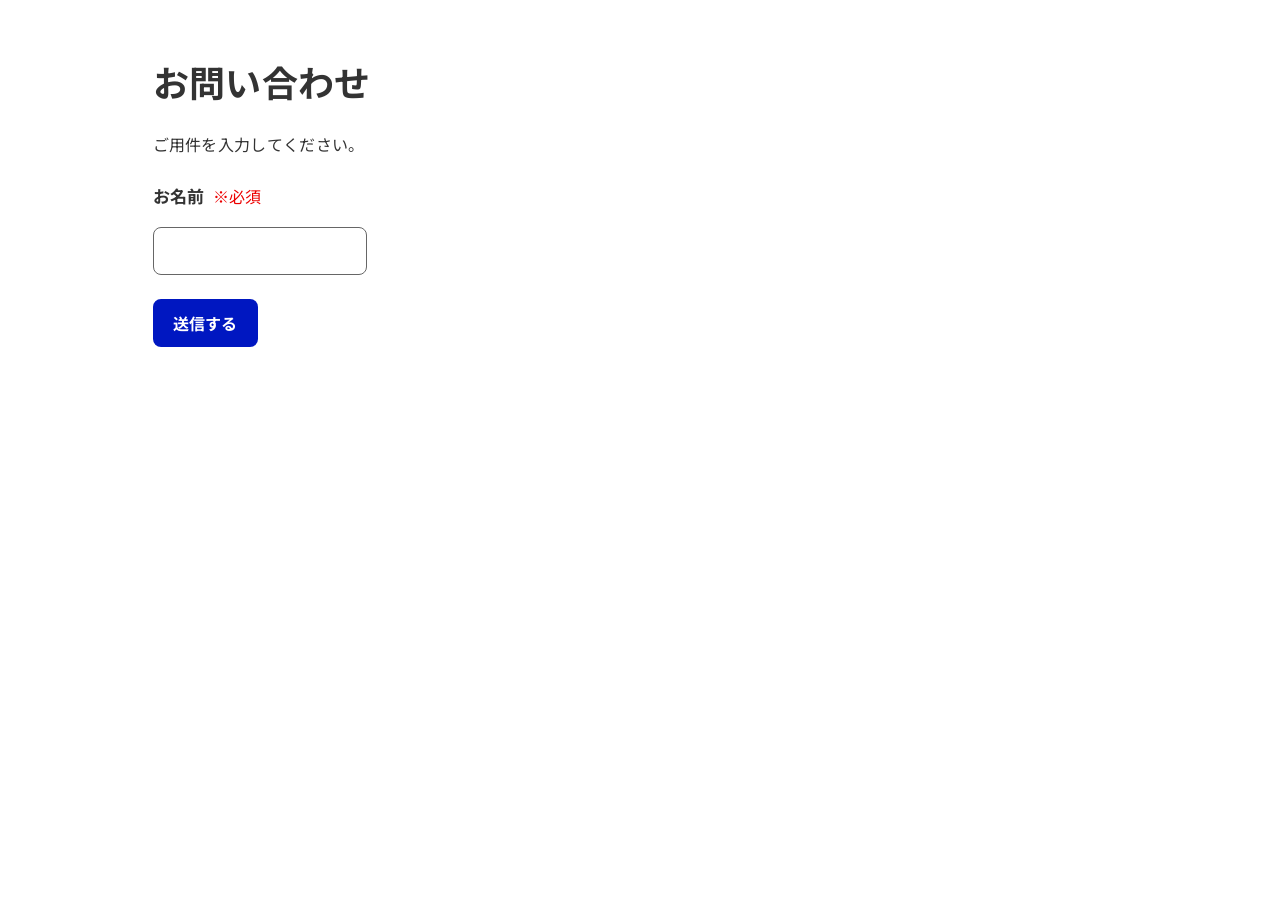
<file: plugins/digital-agency-design-system/skills/digital-agency-design-system/scripts/audit/fixtures/good.html>
<!doctype html>
<!-- 審査の道具の確認用：DADS の部品だけで作った小さなページ。致命的・重要の候補が出ないことを確かめる -->
<html lang="ja">
<head>
<meta charset="utf-8">
<meta name="viewport" content="width=device-width, initial-scale=1">
<title>お問い合わせ（確認用）</title>
<link rel="preconnect" href="https://fonts.googleapis.com">
<link rel="preconnect" href="https://fonts.gstatic.com" crossorigin>
<link href="https://fonts.googleapis.com/css2?family=Noto+Sans+JP:wght@400;700&family=Noto+Sans+Mono:wght@400;700&display=swap" rel="stylesheet">
<style>
/* DADS global.css */
:root {
  --color-primitive-blue-50: #e8f1fe;
  --color-primitive-blue-100: #d9e6ff;
  --color-primitive-blue-200: #c5d7fb;
  --color-primitive-blue-300: #9db7f9;
  --color-primitive-blue-400: #7096f8;
  --color-primitive-blue-500: #4979f5;
  --color-primitive-blue-600: #3460fb;
  --color-primitive-blue-700: #264af4;
  --color-primitive-blue-800: #0031d8;
  --color-primitive-blue-900: #0017c1;
  --color-primitive-blue-1000: #00118f;
  --color-primitive-blue-1100: #000071;
  --color-primitive-blue-1200: #000060;
  --color-primitive-light-blue-50: #f0f9ff;
  --color-primitive-light-blue-100: #dcf0ff;
  --color-primitive-light-blue-200: #c0e4ff;
  --color-primitive-light-blue-300: #97d3ff;
  --color-primitive-light-blue-400: #57b8ff;
  --color-primitive-light-blue-500: #39abff;
  --color-primitive-light-blue-600: #008bf2;
  --color-primitive-light-blue-700: #0877d7;
  --color-primitive-light-blue-800: #0066be;
  --color-primitive-light-blue-900: #0055ad;
  --color-primitive-light-blue-1000: #00428c;
  --color-primitive-light-blue-1100: #00316a;
  --color-primitive-light-blue-1200: #00234b;
  --color-primitive-cyan-50: #e9f7f9;
  --color-primitive-cyan-100: #c8f8ff;
  --color-primitive-cyan-200: #99f2ff;
  --color-primitive-cyan-300: #79e2f2;
  --color-primitive-cyan-400: #2bc8e4;
  --color-primitive-cyan-500: #01b7d6;
  --color-primitive-cyan-600: #00a3bf;
  --color-primitive-cyan-700: #008da6;
  --color-primitive-cyan-800: #008299;
  --color-primitive-cyan-900: #006f83;
  --color-primitive-cyan-1000: #006173;
  --color-primitive-cyan-1100: #004c59;
  --color-primitive-cyan-1200: #003741;
  --color-primitive-green-50: #e6f5ec;
  --color-primitive-green-100: #c2e5d1;
  --color-primitive-green-200: #9bd4b5;
  --color-primitive-green-300: #71c598;
  --color-primitive-green-400: #51b883;
  --color-primitive-green-500: #2cac6e;
  --color-primitive-green-600: #259d63;
  --color-primitive-green-700: #1d8b56;
  --color-primitive-green-800: #197a4b;
  --color-primitive-green-900: #115a36;
  --color-primitive-green-1000: #0c472a;
  --color-primitive-green-1100: #08351f;
  --color-primitive-green-1200: #032213;
  --color-primitive-lime-50: #ebfad9;
  --color-primitive-lime-100: #d0f5a2;
  --color-primitive-lime-200: #c0f354;
  --color-primitive-lime-300: #ade830;
  --color-primitive-lime-400: #9ddd15;
  --color-primitive-lime-500: #8cc80c;
  --color-primitive-lime-600: #7eb40d;
  --color-primitive-lime-700: #6fa104;
  --color-primitive-lime-800: #618e00;
  --color-primitive-lime-900: #507500;
  --color-primitive-lime-1000: #3e5a00;
  --color-primitive-lime-1100: #2c4100;
  --color-primitive-lime-1200: #1e2d00;
  --color-primitive-yellow-50: #fbf5e0;
  --color-primitive-yellow-100: #fff0b3;
  --color-primitive-yellow-200: #ffe380;
  --color-primitive-yellow-300: #ffd43d;
  --color-primitive-yellow-400: #ffc700;
  --color-primitive-yellow-500: #ebb700;
  --color-primitive-yellow-600: #d2a400;
  --color-primitive-yellow-700: #b78f00;
  --color-primitive-yellow-800: #a58000;
  --color-primitive-yellow-900: #927200;
  --color-primitive-yellow-1000: #806300;
  --color-primitive-yellow-1100: #6e5600;
  --color-primitive-yellow-1200: #604b00;
  --color-primitive-orange-50: #ffeee2;
  --color-primitive-orange-100: #ffdfca;
  --color-primitive-orange-200: #ffc199;
  --color-primitive-orange-300: #ffa66d;
  --color-primitive-orange-400: #ff8d44;
  --color-primitive-orange-500: #ff7628;
  --color-primitive-orange-600: #fb5b01;
  --color-primitive-orange-700: #e25100;
  --color-primitive-orange-800: #c74700;
  --color-primitive-orange-900: #ac3e00;
  --color-primitive-orange-1000: #8b3200;
  --color-primitive-orange-1100: #6d2700;
  --color-primitive-orange-1200: #541e00;
  --color-primitive-red-50: #fdeeee;
  --color-primitive-red-100: #ffdada;
  --color-primitive-red-200: #ffbbbb;
  --color-primitive-red-300: #ff9696;
  --color-primitive-red-400: #ff7171;
  --color-primitive-red-500: #ff5454;
  --color-primitive-red-600: #fe3939;
  --color-primitive-red-700: #fa0000;
  --color-primitive-red-800: #ec0000;
  --color-primitive-red-900: #ce0000;
  --color-primitive-red-1000: #a90000;
  --color-primitive-red-1100: #850000;
  --color-primitive-red-1200: #620000;
  --color-primitive-magenta-50: #f3e5f4;
  --color-primitive-magenta-100: #ffd0ff;
  --color-primitive-magenta-200: #ffaeff;
  --color-primitive-magenta-300: #ff8eff;
  --color-primitive-magenta-400: #f661f6;
  --color-primitive-magenta-500: #f137f1;
  --color-primitive-magenta-600: #db00db;
  --color-primitive-magenta-700: #c000c0;
  --color-primitive-magenta-800: #aa00aa;
  --color-primitive-magenta-900: #8b008b;
  --color-primitive-magenta-1000: #6c006c;
  --color-primitive-magenta-1100: #500050;
  --color-primitive-magenta-1200: #3b003b;
  --color-primitive-purple-50: #f1eafa;
  --color-primitive-purple-100: #ecddff;
  --color-primitive-purple-200: #ddc2ff;
  --color-primitive-purple-300: #cda6ff;
  --color-primitive-purple-400: #bb87ff;
  --color-primitive-purple-500: #a565f8;
  --color-primitive-purple-600: #8843e1;
  --color-primitive-purple-700: #6f23d0;
  --color-primitive-purple-800: #5c10be;
  --color-primitive-purple-900: #5109ad;
  --color-primitive-purple-1000: #41048e;
  --color-primitive-purple-1100: #30016c;
  --color-primitive-purple-1200: #21004b;
  --color-neutral-white: #ffffff;
  --color-neutral-black: #000000;
  --color-neutral-solid-gray-50: #f2f2f2;
  --color-neutral-solid-gray-100: #e6e6e6;
  --color-neutral-solid-gray-200: #cccccc;
  --color-neutral-solid-gray-300: #b3b3b3;
  --color-neutral-solid-gray-400: #999999;
  --color-neutral-solid-gray-420: #949494;
  --color-neutral-solid-gray-500: #7f7f7f;
  --color-neutral-solid-gray-536: #767676;
  --color-neutral-solid-gray-600: #666666;
  --color-neutral-solid-gray-700: #4d4d4d;
  --color-neutral-solid-gray-800: #333333;
  --color-neutral-solid-gray-900: #1a1a1a;
  --color-neutral-opacity-gray-50: rgba(0, 0, 0, 0.05);
  --color-neutral-opacity-gray-100: rgba(0, 0, 0, 0.1);
  --color-neutral-opacity-gray-200: rgba(0, 0, 0, 0.2);
  --color-neutral-opacity-gray-300: rgba(0, 0, 0, 0.3);
  --color-neutral-opacity-gray-400: rgba(0, 0, 0, 0.4);
  --color-neutral-opacity-gray-420: rgba(0, 0, 0, 0.42);
  --color-neutral-opacity-gray-500: rgba(0, 0, 0, 0.5);
  --color-neutral-opacity-gray-536: rgba(0, 0, 0, 0.54);
  --color-neutral-opacity-gray-600: rgba(0, 0, 0, 0.6);
  --color-neutral-opacity-gray-700: rgba(0, 0, 0, 0.7);
  --color-neutral-opacity-gray-800: rgba(0, 0, 0, 0.8);
  --color-neutral-opacity-gray-900: rgba(0, 0, 0, 0.9);
  --font-family-sans:
    "Noto Sans JP", -apple-system, BlinkMacSystemFont, sans-serif;
  --font-family-mono: "Noto Sans Mono", monospace;
  --elevation-1:
    0 2px 8px 1px rgba(0, 0, 0, 0.1), 0 1px 5px 0 rgba(0, 0, 0, 0.3);
  --elevation-2:
    0 2px 12px 2px rgba(0, 0, 0, 0.1), 0 1px 6px 0 rgba(0, 0, 0, 0.3);
  --elevation-3:
    0 4px 16px 3px rgba(0, 0, 0, 0.1), 0 1px 6px 0 rgba(0, 0, 0, 0.3);
  --elevation-4:
    0 6px 20px 4px rgba(0, 0, 0, 0.1), 0 2px 6px 0 rgba(0, 0, 0, 0.3);
  --elevation-5:
    0 8px 24px 5px rgba(0, 0, 0, 0.1), 0 2px 10px 0 rgba(0, 0, 0, 0.3);
  --elevation-6:
    0 10px 30px 6px rgba(0, 0, 0, 0.1), 0 3px 12px 0 rgba(0, 0, 0, 0.3);
  --elevation-7:
    0 12px 36px 7px rgba(0, 0, 0, 0.1), 0 3px 14px 0 rgba(0, 0, 0, 0.3);
  --elevation-8:
    0 14px 40px 7px rgba(0, 0, 0, 0.1), 0 3px 16px 0 rgba(0, 0, 0, 0.3);
  --color-semantic-success-1: var(--color-primitive-green-600);
  --color-semantic-success-2: var(--color-primitive-green-800);
  --color-semantic-error-1: var(--color-primitive-red-800);
  --color-semantic-error-2: var(--color-primitive-red-900);
  --color-semantic-warning-yellow-1: var(--color-primitive-yellow-700);
  --color-semantic-warning-yellow-2: var(--color-primitive-yellow-900);
  --color-semantic-warning-orange-1: var(--color-primitive-orange-600);
  --color-semantic-warning-orange-2: var(--color-primitive-orange-800);
  --color-key-50: var(--color-primitive-blue-50);
  --color-key-100: var(--color-primitive-blue-100);
  --color-key-200: var(--color-primitive-blue-200);
  --color-key-300: var(--color-primitive-blue-300);
  --color-key-400: var(--color-primitive-blue-400);
  --color-key-500: var(--color-primitive-blue-500);
  --color-key-600: var(--color-primitive-blue-600);
  --color-key-700: var(--color-primitive-blue-700);
  --color-key-800: var(--color-primitive-blue-800);
  --color-key-900: var(--color-primitive-blue-900);
  --color-key-1000: var(--color-primitive-blue-1000);
  --color-key-1100: var(--color-primitive-blue-1100);
  --color-key-1200: var(--color-primitive-blue-1200);
}

html {
  scrollbar-gutter: stable;
  font-family: var(--font-family-sans);
}

html:has(:modal) {
  overflow: clip;
  scrollbar-gutter: auto;
}

body:has(:modal) {
  overflow: auto;
  scrollbar-gutter: stable;
}

:where(a):any-link {
  color: var(--color-primitive-blue-1000);
  text-decoration: underline;
  text-decoration-thickness: calc(1 / 16 * 1rem);
  text-underline-offset: calc(3 / 16 * 1rem);
}

:where(a):visited {
  color: var(--color-primitive-magenta-900);
}

@media (hover: hover) {
  :where(a):hover {
    color: var(--color-primitive-blue-900);
    text-decoration-thickness: calc(3 / 16 * 1rem);
  }
}

:where(a):active {
  color: var(--color-primitive-orange-800);
  text-decoration-thickness: calc(1 / 16 * 1rem);
}

:focus-visible {
  outline: calc(4 / 16 * 1rem) solid var(--color-neutral-black);
  outline-offset: calc(2 / 16 * 1rem);
  border-radius: calc(4 / 16 * 1rem);
  box-shadow: 0 0 0 calc(2 / 16 * 1rem) var(--color-primitive-yellow-300);
}

.dads-u-visually-hidden {
  clip: rect(0 0 0 0) !important;
  clip-path: inset(50%) !important;
  height: 1px !important;
  overflow: hidden !important;
  position: absolute !important;
  white-space: nowrap !important;
  width: 1px !important;
}

:where(.dads-u-focus-outline):focus-visible {
  outline: calc(4 / 16 * 1rem) solid var(--color-neutral-black) !important;
  outline-offset: calc(2 / 16 * 1rem) !important;
  border-radius: calc(4 / 16 * 1rem) !important;
  background-color: var(--color-primitive-yellow-300) !important;
  box-shadow: 0 0 0 calc(2 / 16 * 1rem) var(--color-primitive-yellow-300) !important;
}

@supports selector(:has(*)) {
  :where(.dads-u-focus-within-outline):focus-visible,
  :where(.dads-u-focus-within-outline):has(:focus-visible) {
    outline: calc(4 / 16 * 1rem) solid var(--color-neutral-black) !important;
    outline-offset: calc(2 / 16 * 1rem) !important;
    border-radius: calc(4 / 16 * 1rem) !important;
    background-color: var(--color-primitive-yellow-300) !important;
    box-shadow: 0 0 0 calc(2 / 16 * 1rem) var(--color-primitive-yellow-300) !important;
  }
}
@supports not selector(:has(*)) {
  :where(.dads-u-focus-within-outline):focus-within {
    outline: calc(4 / 16 * 1rem) solid var(--color-neutral-black) !important;
    outline-offset: calc(2 / 16 * 1rem) !important;
    border-radius: calc(4 / 16 * 1rem) !important;
    background-color: var(--color-primitive-yellow-300) !important;
    box-shadow: 0 0 0 calc(2 / 16 * 1rem) var(--color-primitive-yellow-300) !important;
  }
}

.dads-u-dsp-64B-140 {
  font-weight: bold !important;
  font-size: calc(64 / 16 * 1rem) !important;
  line-height: 1.4 !important;
  letter-spacing: 0 !important;
}

.dads-u-dsp-57B-140 {
  font-weight: bold !important;
  font-size: calc(57 / 16 * 1rem) !important;
  line-height: 1.4 !important;
  letter-spacing: 0 !important;
}

.dads-u-dsp-48B-140 {
  font-weight: bold !important;
  font-size: calc(48 / 16 * 1rem) !important;
  line-height: 1.4 !important;
  letter-spacing: 0 !important;
}

.dads-u-dsp-64N-140 {
  font-weight: normal !important;
  font-size: calc(64 / 16 * 1rem) !important;
  line-height: 1.4 !important;
  letter-spacing: 0 !important;
}

.dads-u-dsp-57N-140 {
  font-weight: normal !important;
  font-size: calc(57 / 16 * 1rem) !important;
  line-height: 1.4 !important;
  letter-spacing: 0 !important;
}

.dads-u-dsp-48N-140 {
  font-weight: normal !important;
  font-size: calc(48 / 16 * 1rem) !important;
  line-height: 1.4 !important;
  letter-spacing: 0 !important;
}

.dads-u-std-45B-140 {
  font-weight: bold !important;
  font-size: calc(45 / 16 * 1rem) !important;
  line-height: 1.4 !important;
  letter-spacing: 0 !important;
}

.dads-u-std-36B-140 {
  font-weight: bold !important;
  font-size: calc(36 / 16 * 1rem) !important;
  line-height: 1.4 !important;
  letter-spacing: 0.01em !important;
}

.dads-u-std-32B-150 {
  font-weight: bold !important;
  font-size: calc(32 / 16 * 1rem) !important;
  line-height: 1.5 !important;
  letter-spacing: 0.01em !important;
}

.dads-u-std-28B-150 {
  font-weight: bold !important;
  font-size: calc(28 / 16 * 1rem) !important;
  line-height: 1.5 !important;
  letter-spacing: 0.01em !important;
}

.dads-u-std-26B-150 {
  font-weight: bold !important;
  font-size: calc(26 / 16 * 1rem) !important;
  line-height: 1.5 !important;
  letter-spacing: 0.02em !important;
}

.dads-u-std-24B-150 {
  font-weight: bold !important;
  font-size: calc(24 / 16 * 1rem) !important;
  line-height: 1.5 !important;
  letter-spacing: 0.02em !important;
}

.dads-u-std-22B-150 {
  font-weight: bold !important;
  font-size: calc(22 / 16 * 1rem) !important;
  line-height: 1.5 !important;
  letter-spacing: 0.02em !important;
}

.dads-u-std-20B-150 {
  font-weight: bold !important;
  font-size: calc(20 / 16 * 1rem) !important;
  line-height: 1.5 !important;
  letter-spacing: 0.02em !important;
}

.dads-u-std-18B-160 {
  font-weight: bold !important;
  font-size: calc(18 / 16 * 1rem) !important;
  line-height: 1.6 !important;
  letter-spacing: 0.02em !important;
}

.dads-u-std-17B-170 {
  font-weight: bold !important;
  font-size: calc(17 / 16 * 1rem) !important;
  line-height: 1.7 !important;
  letter-spacing: 0.02em !important;
}

.dads-u-std-16B-170 {
  font-weight: bold !important;
  font-size: calc(16 / 16 * 1rem) !important;
  line-height: 1.7 !important;
  letter-spacing: 0.02em !important;
}

.dads-u-std-16B-175 {
  font-weight: bold !important;
  font-size: calc(16 / 16 * 1rem) !important;
  line-height: 1.75 !important;
  letter-spacing: 0.02em !important;
}

.dads-u-std-45N-140 {
  font-weight: normal !important;
  font-size: calc(45 / 16 * 1rem) !important;
  line-height: 1.4 !important;
  letter-spacing: 0 !important;
}

.dads-u-std-36N-140 {
  font-weight: normal !important;
  font-size: calc(36 / 16 * 1rem) !important;
  line-height: 1.4 !important;
  letter-spacing: 0.01em !important;
}

.dads-u-std-32N-150 {
  font-weight: normal !important;
  font-size: calc(32 / 16 * 1rem) !important;
  line-height: 1.5 !important;
  letter-spacing: 0.01em !important;
}

.dads-u-std-28N-150 {
  font-weight: normal !important;
  font-size: calc(28 / 16 * 1rem) !important;
  line-height: 1.5 !important;
  letter-spacing: 0.01em !important;
}

.dads-u-std-26N-150 {
  font-weight: normal !important;
  font-size: calc(26 / 16 * 1rem) !important;
  line-height: 1.5 !important;
  letter-spacing: 0.02em !important;
}

.dads-u-std-24N-150 {
  font-weight: normal !important;
  font-size: calc(24 / 16 * 1rem) !important;
  line-height: 1.5 !important;
  letter-spacing: 0.02em !important;
}

.dads-u-std-22N-150 {
  font-weight: normal !important;
  font-size: calc(22 / 16 * 1rem) !important;
  line-height: 1.5 !important;
  letter-spacing: 0.02em !important;
}

.dads-u-std-20N-150 {
  font-weight: normal !important;
  font-size: calc(20 / 16 * 1rem) !important;
  line-height: 1.5 !important;
  letter-spacing: 0.02em !important;
}

.dads-u-std-18N-160 {
  font-weight: normal !important;
  font-size: calc(18 / 16 * 1rem) !important;
  line-height: 1.6 !important;
  letter-spacing: 0.02em !important;
}

.dads-u-std-17N-170 {
  font-weight: normal !important;
  font-size: calc(17 / 16 * 1rem) !important;
  line-height: 1.7 !important;
  letter-spacing: 0.02em !important;
}

.dads-u-std-16N-170 {
  font-weight: normal !important;
  font-size: calc(16 / 16 * 1rem) !important;
  line-height: 1.7 !important;
  letter-spacing: 0.02em !important;
}

.dads-u-std-16N-175 {
  font-weight: normal !important;
  font-size: calc(16 / 16 * 1rem) !important;
  line-height: 1.75 !important;
  letter-spacing: 0.02em !important;
}

.dads-u-dns-17B-130 {
  font-weight: bold !important;
  font-size: calc(17 / 16 * 1rem) !important;
  line-height: 1.3 !important;
  letter-spacing: 0 !important;
}

.dads-u-dns-17B-120 {
  font-weight: bold !important;
  font-size: calc(17 / 16 * 1rem) !important;
  line-height: 1.2 !important;
  letter-spacing: 0 !important;
}

.dads-u-dns-16B-130 {
  font-weight: bold !important;
  font-size: calc(16 / 16 * 1rem) !important;
  line-height: 1.3 !important;
  letter-spacing: 0 !important;
}

.dads-u-dns-16B-120 {
  font-weight: bold !important;
  font-size: calc(16 / 16 * 1rem) !important;
  line-height: 1.2 !important;
  letter-spacing: 0 !important;
}

.dads-u-dns-14B-130 {
  font-weight: bold !important;
  font-size: calc(14 / 16 * 1rem) !important;
  line-height: 1.3 !important;
  letter-spacing: 0 !important;
}

.dads-u-dns-14B-120 {
  font-weight: bold !important;
  font-size: calc(14 / 16 * 1rem) !important;
  line-height: 1.2 !important;
  letter-spacing: 0 !important;
}

.dads-u-dns-17N-130 {
  font-weight: normal !important;
  font-size: calc(17 / 16 * 1rem) !important;
  line-height: 1.3 !important;
  letter-spacing: 0 !important;
}

.dads-u-dns-17N-120 {
  font-weight: normal !important;
  font-size: calc(17 / 16 * 1rem) !important;
  line-height: 1.2 !important;
  letter-spacing: 0 !important;
}

.dads-u-dns-16N-130 {
  font-weight: normal !important;
  font-size: calc(16 / 16 * 1rem) !important;
  line-height: 1.3 !important;
  letter-spacing: 0 !important;
}

.dads-u-dns-16N-120 {
  font-weight: normal !important;
  font-size: calc(16 / 16 * 1rem) !important;
  line-height: 1.2 !important;
  letter-spacing: 0 !important;
}

.dads-u-dns-14N-130 {
  font-weight: normal !important;
  font-size: calc(14 / 16 * 1rem) !important;
  line-height: 1.3 !important;
  letter-spacing: 0 !important;
}

.dads-u-dns-14N-120 {
  font-weight: normal !important;
  font-size: calc(14 / 16 * 1rem) !important;
  line-height: 1.2 !important;
  letter-spacing: 0 !important;
}

.dads-u-oln-17B-100 {
  font-weight: bold !important;
  font-size: calc(17 / 16 * 1rem) !important;
  line-height: 1 !important;
  letter-spacing: 0.02em !important;
}

.dads-u-oln-16B-100 {
  font-weight: bold !important;
  font-size: calc(16 / 16 * 1rem) !important;
  line-height: 1 !important;
  letter-spacing: 0.02em !important;
}

.dads-u-oln-14B-100 {
  font-weight: bold !important;
  font-size: calc(14 / 16 * 1rem) !important;
  line-height: 1 !important;
  letter-spacing: 0.02em !important;
}

.dads-u-oln-17N-100 {
  font-weight: normal !important;
  font-size: calc(17 / 16 * 1rem) !important;
  line-height: 1 !important;
  letter-spacing: 0.02em !important;
}

.dads-u-oln-16N-100 {
  font-weight: normal !important;
  font-size: calc(16 / 16 * 1rem) !important;
  line-height: 1 !important;
  letter-spacing: 0.02em !important;
}

.dads-u-oln-14N-100 {
  font-weight: normal !important;
  font-size: calc(14 / 16 * 1rem) !important;
  line-height: 1 !important;
  letter-spacing: 0.02em !important;
}

.dads-u-mono-17B-150 {
  font-weight: bold !important;
  font-size: calc(17 / 16 * 1rem) !important;
  line-height: 1.5 !important;
  font-family: var(--font-family-mono) !important;
  letter-spacing: 0 !important;
}

.dads-u-mono-16B-150 {
  font-weight: bold !important;
  font-size: calc(16 / 16 * 1rem) !important;
  line-height: 1.5 !important;
  font-family: var(--font-family-mono) !important;
  letter-spacing: 0 !important;
}

.dads-u-mono-14B-150 {
  font-weight: bold !important;
  font-size: calc(14 / 16 * 1rem) !important;
  line-height: 1.5 !important;
  font-family: var(--font-family-mono) !important;
  letter-spacing: 0 !important;
}

.dads-u-mono-17N-150 {
  font-weight: normal !important;
  font-size: calc(17 / 16 * 1rem) !important;
  line-height: 1.5 !important;
  font-family: var(--font-family-mono) !important;
  letter-spacing: 0 !important;
}

.dads-u-mono-16N-150 {
  font-weight: normal !important;
  font-size: calc(16 / 16 * 1rem) !important;
  line-height: 1.5 !important;
  font-family: var(--font-family-mono) !important;
  letter-spacing: 0 !important;
}

.dads-u-mono-14N-150 {
  font-weight: normal !important;
  font-size: calc(14 / 16 * 1rem) !important;
  line-height: 1.5 !important;
  font-family: var(--font-family-mono) !important;
  letter-spacing: 0 !important;
}

/* heading/heading.css */
.dads-heading {
  color: var(--color-neutral-solid-gray-800);
  font-family: var(--font-family-sans);
}

.dads-heading[data-size="64"] {
  --_shoulder-size: calc(28 / 16 * 1rem);
  --_shoulder-line-height: 1.5;
  --_shoulder-letter-spacing: 0.01em;
  font-weight: bold;
  font-size: calc(64 / 16 * 1rem);
  line-height: 1.4;
  letter-spacing: 0;
}

.dads-heading[data-size="57"] {
  --_shoulder-size: calc(24 / 16 * 1rem);
  --_shoulder-line-height: 1.5;
  --_shoulder-letter-spacing: 0.02em;
  font-weight: bold;
  font-size: calc(57 / 16 * 1rem);
  line-height: 1.4;
  letter-spacing: 0;
}

.dads-heading[data-size="45"] {
  --_shoulder-size: calc(22 / 16 * 1rem);
  --_shoulder-line-height: 1.5;
  --_shoulder-letter-spacing: 0.02em;
  font-weight: bold;
  font-size: calc(45 / 16 * 1rem);
  line-height: 1.4;
  letter-spacing: 0;
}

.dads-heading[data-size="36"] {
  --_shoulder-size: calc(20 / 16 * 1rem);
  --_shoulder-line-height: 1.5;
  --_shoulder-letter-spacing: 0.02em;
  font-weight: bold;
  font-size: calc(36 / 16 * 1rem);
  line-height: 1.4;
  letter-spacing: 0.01em;
}

.dads-heading[data-size="32"] {
  --_shoulder-size: calc(18 / 16 * 1rem);
  --_shoulder-line-height: 1.6;
  --_shoulder-letter-spacing: 0.02em;
  font-weight: bold;
  font-size: calc(32 / 16 * 1rem);
  line-height: 1.5;
  letter-spacing: 0.01em;
}

.dads-heading[data-size="28"] {
  --_shoulder-size: calc(16 / 16 * 1rem);
  --_shoulder-line-height: 1.7;
  --_shoulder-letter-spacing: 0.02em;
  font-weight: bold;
  font-size: calc(28 / 16 * 1rem);
  line-height: 1.5;
  letter-spacing: 0.01em;
}

.dads-heading[data-size="24"] {
  --_shoulder-size: calc(16 / 16 * 1rem);
  --_shoulder-line-height: 1.7;
  --_shoulder-letter-spacing: 0.02em;
  font-weight: bold;
  font-size: calc(24 / 16 * 1rem);
  line-height: 1.5;
  letter-spacing: 0.02em;
}

.dads-heading[data-size="20"] {
  --_shoulder-size: calc(16 / 16 * 1rem);
  --_shoulder-line-height: 1.7;
  --_shoulder-letter-spacing: 0.02em;
  font-weight: bold;
  font-size: calc(20 / 16 * 1rem);
  line-height: 1.5;
  letter-spacing: 0.02em;
}

.dads-heading[data-size="18"] {
  --_shoulder-size: calc(16 / 16 * 1rem);
  --_shoulder-line-height: 1.7;
  --_shoulder-letter-spacing: 0.02em;
  font-weight: bold;
  font-size: calc(18 / 16 * 1rem);
  line-height: 1.6;
  letter-spacing: 0.02em;
}

.dads-heading[data-size="16"] {
  --_shoulder-size: calc(16 / 16 * 1rem);
  --_shoulder-line-height: 1.7;
  --_shoulder-letter-spacing: 0.02em;
  font-weight: bold;
  font-size: calc(16 / 16 * 1rem);
  line-height: 1.7;
  letter-spacing: 0.02em;
}

.dads-heading[data-chip] {
  position: relative;
  padding-left: calc(1em / 3 + 0.5em);
}

.dads-heading[data-chip]::before {
  position: absolute;
  top: 0.2em;
  bottom: 0.1em;
  left: 0;
  width: calc(1em / 3);
  background-color: var(--color-key-900);
  content: "";
}

@supports (top: 1lh) {
  .dads-heading[data-chip]::before {
    top: calc(0.5lh - 0.45em);
    bottom: calc(0.5lh - 0.55em);
  }
}

.dads-heading[data-chip]:has(.dads-heading__shoulder)::before {
  top: calc((var(--_shoulder-size) * (var(--_shoulder-line-height) - 1)) / 2);
}

@media (forced-colors: active) {
  .dads-heading[data-chip]::before {
    background-color: CanvasText;
  }
}

.dads-heading[data-rule] {
  border-bottom: solid var(--color-key-900);
}

.dads-heading[data-rule="8"] {
  border-bottom-width: calc(8 / 16 * 1rem);
  padding-bottom: calc(32 / 16 * 1rem);
}

.dads-heading[data-rule="6"] {
  border-bottom-width: calc(6 / 16 * 1rem);
  padding-bottom: calc(24 / 16 * 1rem);
}

.dads-heading[data-rule="4"] {
  border-bottom-width: calc(4 / 16 * 1rem);
  padding-bottom: calc(16 / 16 * 1rem);
}

.dads-heading[data-rule="2"] {
  border-bottom-width: calc(2 / 16 * 1rem);
  padding-bottom: calc(8 / 16 * 1rem);
}

.dads-heading__shoulder {
  margin: 0;
  font-weight: bold;
  font-size: var(--_shoulder-size);
  line-height: var(--_shoulder-line-height);
  letter-spacing: var(--_shoulder-letter-spacing);
}

.dads-heading__heading {
  margin: 0;
  font: inherit;
}

.dads-heading__icon {
  margin-right: calc(0.4em - 0.25em);
}

.dads-heading__icon::after {
  content: " ";
}

.dads-heading__icon-svg {
  display: inline-block;
  width: 1.25em;
  height: 1.25em;
  vertical-align: -0.25em;
}

/* form-control-label/form-control-label.css */
.dads-form-control-label {
  margin: 0;
  display: grid;
  grid-template: "label" auto "support-text" auto "field" auto / auto;
  column-gap: calc(24 / 16 * 1rem);
  border: 0;
  padding: 0;
  color: var(--color-neutral-solid-gray-800);
  overflow-wrap: anywhere;
  font-weight: normal;
  font-size: calc(16 / 16 * 1rem);
  line-height: 1.7;
  font-family: var(--font-family-sans);
  letter-spacing: 0.02em;
}

.dads-form-control-label[data-size="sm"] {
  row-gap: calc(4 / 16 * 1rem);
}

.dads-form-control-label[data-size="md"] {
  row-gap: calc(8 / 16 * 1rem);
}

.dads-form-control-label[data-size="lg"] {
  row-gap: calc(8 / 16 * 1rem);
}

@media (min-width: 48rem) {
  .dads-form-control-label[data-direction="horizontal"] {
    grid-template: "label field field" auto "support-text field field" 1fr / 1fr 1fr 1fr;
    justify-content: start;
    align-items: baseline;
  }
}

.dads-form-control-label__legend {
  display: contents;
}

.dads-form-control-label__label {
  grid-area: label;
  justify-self: start;
  padding: 0;
  font-weight: bold;
}

.dads-form-control-label[data-size="sm"] .dads-form-control-label__label {
  font-size: calc(16 / 16 * 1rem);
}

.dads-form-control-label[data-size="md"] .dads-form-control-label__label {
  font-size: calc(17 / 16 * 1rem);
}

.dads-form-control-label[data-size="lg"] .dads-form-control-label__label {
  font-size: calc(18 / 16 * 1rem);
}

.dads-form-control-label__requirement {
  margin-left: calc(4 / 16 * 1rem);
  font-weight: normal;
  font-size: calc(16 / 16 * 1rem);
}

.dads-form-control-label__requirement[data-required="true"] {
  color: var(--color-semantic-error-1);
}

.dads-form-control-label__requirement::before {
  content: " ";
}

.dads-form-control-label__status {
  margin-left: calc(4 / 16 * 1rem);
  display: inline-block;
  outline: 1px solid transparent;
  border-radius: calc(8 / 16 * 1rem);
  background-color: var(--color-neutral-solid-gray-536);
  padding: calc(8 / 16 * 1rem);
  color: var(--color-neutral-white);
  font-weight: normal;
  font-size: calc(16 / 16 * 1rem);
  line-height: 1;
  letter-spacing: 0.02em;
}

.dads-form-control-label__support-text {
  grid-area: support-text;
  margin-top: 0;
  margin-bottom: 0;
  color: var(--color-neutral-solid-gray-600);
}

.dads-form-control-label__field .dads-form-control-label__support-text {
  margin-bottom: calc(8 / 16 * 1rem);
}

.dads-form-control-label__field {
  grid-area: field;
  min-width: 0;
}

.dads-form-control-label__error-text {
  margin-bottom: 0;
  color: var(--color-semantic-error-1);
  line-height: 1.3;
  letter-spacing: 0;
}

.dads-form-control-label[data-size="sm"] .dads-form-control-label__error-text {
  margin-top: calc(4 / 16 * 1rem);
}

.dads-form-control-label[data-size="md"] .dads-form-control-label__error-text {
  margin-top: calc(8 / 16 * 1rem);
}

.dads-form-control-label[data-size="lg"] .dads-form-control-label__error-text {
  margin-top: calc(8 / 16 * 1rem);
}

/* input-text/input-text.css */
.dads-input-text {
  display: block;
  color: var(--color-neutral-solid-gray-800);
  font-weight: normal;
  font-size: calc(16 / 16 * 1rem);
  line-height: 1.7;
  font-family: var(--font-family-sans);
  letter-spacing: 0.02em;
}

.dads-input-text__input {
  box-sizing: border-box;
  max-width: 100%;
  border: 1px solid var(--color-neutral-solid-gray-600);
  background-color: var(--color-neutral-white);
  padding: calc(12 / 16 * 1rem) calc(16 / 16 * 1rem);
  border-radius: calc(8 / 16 * 1rem);
  color: var(--color-neutral-solid-gray-900);
  font: inherit;
  line-height: 1;
}

.dads-input-text__input[data-size="sm"] {
  height: 2.5rem;
}

.dads-input-text__input[data-size="md"] {
  height: 3rem;
}

.dads-input-text__input[data-size="lg"] {
  height: 3.5rem;
}

.dads-input-text__input:read-only:not(:disabled) {
  border-style: dashed;
}

.dads-input-text__input:focus-visible {
  outline: calc(4 / 16 * 1rem) solid var(--color-neutral-black);
  outline-offset: calc(2 / 16 * 1rem);
  box-shadow: 0 0 0 calc(2 / 16 * 1rem) var(--color-primitive-yellow-300);
}

@media (hover: hover) {
  .dads-input-text__input:not(:read-only):hover {
    border-color: var(--color-neutral-black);
  }
}

.dads-input-text__input:is(:user-invalid, [aria-invalid="true"]) {
  border-color: var(--color-semantic-error-1);
}

@media (hover: hover) {
  .dads-input-text__input:is(:user-invalid, [aria-invalid="true"]):hover {
    border-color: var(--color-primitive-red-1000);
  }
}

.dads-input-text__input:is(:disabled, [aria-disabled="true"]),
.dads-input-text__input:is(:disabled, [aria-disabled="true"]):hover {
  border-color: var(--color-neutral-solid-gray-300);
  background-color: var(--color-neutral-solid-gray-50);
  color: var(--color-neutral-solid-gray-420);
}

@media (forced-colors: active) {
  .dads-input-text__input[aria-disabled="true"],
  .dads-input-text__input[aria-disabled="true"]:hover {
    border-color: GrayText;
    color: GrayText;
  }
}

.dads-input-text__error-text {
  margin: calc(8 / 16 * 1rem) 0 0 0;
  display: block;
  color: var(--color-semantic-error-1);
}

/* button/button.css */
.dads-button {
  --button-color: var(--color-key-900);
  --button-hover-color: var(--color-key-1000);
  --button-active-color: var(--color-key-1200);
  --button-outline-hover-bg-color: var(--color-key-200);
  --button-outline-active-bg-color: var(--color-key-300);
  display: flex;
  align-items: center;
  justify-content: center;
  column-gap: calc(4 / 16 * 1rem);
  box-sizing: border-box;
  width: fit-content;
  max-width: 100%;
  font-weight: bold;
  font-size: calc(16 / 16 * 1rem);
  line-height: 1;
  font-family: var(--font-family-sans);
  letter-spacing: 0.02em;
  text-decoration: none;
  text-underline-offset: calc(3 / 16 * 1rem);
}

.dads-button:disabled,
.dads-button[aria-disabled="true"] {
  cursor: default;
}

.dads-button[data-type="solid-fill"] {
  border: 4px double transparent;
  background-color: var(--button-color);
  color: var(--color-neutral-white);
}

@media (hover: hover) {
  .dads-button[data-type="solid-fill"]:hover {
    background-color: var(--button-hover-color);
    text-decoration: underline;
    text-decoration-thickness: calc(1 / 16 * 1rem);
  }
}

.dads-button[data-type="solid-fill"]:active {
  background-color: var(--button-active-color);
  text-decoration: underline;
}

.dads-button[data-type="solid-fill"]:focus-visible {
  outline: calc(4 / 16 * 1rem) solid var(--color-neutral-black);
  outline-offset: calc(2 / 16 * 1rem);
  box-shadow: 0 0 0 calc(2 / 16 * 1rem) var(--color-primitive-yellow-300);
}

.dads-button[data-type="solid-fill"]:disabled,
.dads-button[data-type="solid-fill"][aria-disabled="true"] {
  background-color: var(--color-neutral-solid-gray-300);
  color: var(--color-neutral-solid-gray-50);
  text-decoration: none;
}

@media (forced-colors: active) {
  .dads-button[data-type="solid-fill"]:disabled,
  .dads-button[data-type="solid-fill"][aria-disabled="true"] {
    border-color: GrayText;
    color: GrayText;
  }
}

.dads-button[data-type="outline"] {
  border: 1px solid currentcolor;
  background-color: var(--color-neutral-white);
  color: var(--button-color);
}

@media (hover: hover) {
  .dads-button[data-type="outline"]:hover {
    background-color: var(--button-outline-hover-bg-color);
    color: var(--button-hover-color);
    text-decoration: underline;
    text-decoration-thickness: calc(1 / 16 * 1rem);
  }
}

.dads-button[data-type="outline"]:active {
  background-color: var(--button-outline-active-bg-color);
  color: var(--button-active-color);
  text-decoration: underline;
}

.dads-button[data-type="outline"]:focus-visible {
  outline: calc(4 / 16 * 1rem) solid var(--color-neutral-black);
  outline-offset: calc(2 / 16 * 1rem);
  box-shadow: 0 0 0 calc(2 / 16 * 1rem) var(--color-primitive-yellow-300);
}

.dads-button[data-type="outline"]:disabled,
.dads-button[data-type="outline"][aria-disabled="true"] {
  background-color: var(--color-neutral-white);
  color: var(--color-neutral-solid-gray-300);
  text-decoration: none;
}

@media (forced-colors: active) {
  .dads-button[data-type="outline"]:disabled,
  .dads-button[data-type="outline"][aria-disabled="true"] {
    border-color: GrayText;
    color: GrayText;
  }
}

.dads-button[data-type="text"] {
  border: 0;
  background-color: transparent;
  color: var(--button-color);
  text-decoration: underline;
  text-decoration-thickness: calc(1 / 16 * 1rem);
}

@media (hover: hover) {
  .dads-button[data-type="text"]:hover {
    background-color: var(--color-key-50);
    color: var(--button-hover-color);
    text-decoration-thickness: calc(3 / 16 * 1rem);
  }
}

.dads-button[data-type="text"]:active {
  background-color: var(--color-key-100);
  color: var(--button-active-color);
}

.dads-button[data-type="text"]:focus-visible {
  outline: calc(4 / 16 * 1rem) solid var(--color-neutral-black);
  outline-offset: calc(2 / 16 * 1rem);
  background-color: var(--color-primitive-yellow-300);
  box-shadow: 0 0 0 calc(2 / 16 * 1rem) var(--color-primitive-yellow-300);
}

.dads-button[data-type="text"]:disabled,
.dads-button[data-type="text"][aria-disabled="true"] {
  background-color: transparent;
  color: var(--color-neutral-solid-gray-300);
  text-decoration-thickness: revert;
}

@media (forced-colors: active) {
  .dads-button[data-type="text"]:disabled,
  .dads-button[data-type="text"][aria-disabled="true"] {
    color: GrayText;
  }
}

.dads-button[data-size="lg"] {
  min-width: calc(136 / 16 * 1rem);
  min-height: calc(56 / 16 * 1rem);
  border-radius: calc(8 / 16 * 1rem);
  padding: calc(12 / 16 * 1rem) calc(16 / 16 * 1rem);
}

.dads-button[data-size="md"] {
  min-width: calc(96 / 16 * 1rem);
  min-height: calc(48 / 16 * 1rem);
  border-radius: calc(8 / 16 * 1rem);
  padding: calc(8 / 16 * 1rem) calc(16 / 16 * 1rem);
}

.dads-button[data-size="sm"] {
  position: relative;
  min-width: calc(80 / 16 * 1rem);
  min-height: calc(36 / 16 * 1rem);
  border-radius: calc(6 / 16 * 1rem);
  padding: calc(2 / 16 * 1rem) calc(12 / 16 * 1rem);
}

.dads-button[data-size="sm"]::after {
  content: "";
  position: absolute;
  inset: 0;
  margin: auto;
  height: calc(44 / 16 * 1rem);
}

.dads-button[data-size="xs"] {
  position: relative;
  min-width: calc(72 / 16 * 1rem);
  min-height: calc(28 / 16 * 1rem);
  border-radius: calc(4 / 16 * 1rem);
  padding: calc(2 / 16 * 1rem) calc(8 / 16 * 1rem);
  font-size: calc(14 / 16 * 1rem);
}

.dads-button[data-size="xs"]::after {
  content: "";
  position: absolute;
  inset: 0;
  margin: auto;
  height: calc(44 / 16 * 1rem);
}

.dads-button__icon {
  flex-shrink: 0;
}

</style>
<style>
  body { margin: 0; background: var(--color-neutral-white); color: var(--color-neutral-solid-gray-800); }
  main { max-width: calc(960 / 16 * 1rem); margin: 0 auto; padding: calc(32 / 16 * 1rem) calc(16 / 16 * 1rem); }
  .stack > * + * { margin-top: calc(24 / 16 * 1rem); }
</style>
</head>
<body class="dads-u-std-16N-170">
<main class="stack">
  <h1 class="dads-heading" data-size="36">お問い合わせ</h1>
  <p>ご用件を入力してください。</p>
  <div class="dads-form-control-label" data-size="md">
    <label class="dads-form-control-label__label" for="name">
      お名前
      <span class="dads-form-control-label__requirement" data-required="true">※必須</span>
    </label>
    <div class="dads-form-control-label__field">
      <span class="dads-input-text">
        <input id="name" class="dads-input-text__input" type="text" data-size="md" autocomplete="name">
      </span>
    </div>
  </div>
  <button class="dads-button" data-size="md" data-type="solid-fill" type="button">送信する</button>
</main>
</body>
</html>
</file>
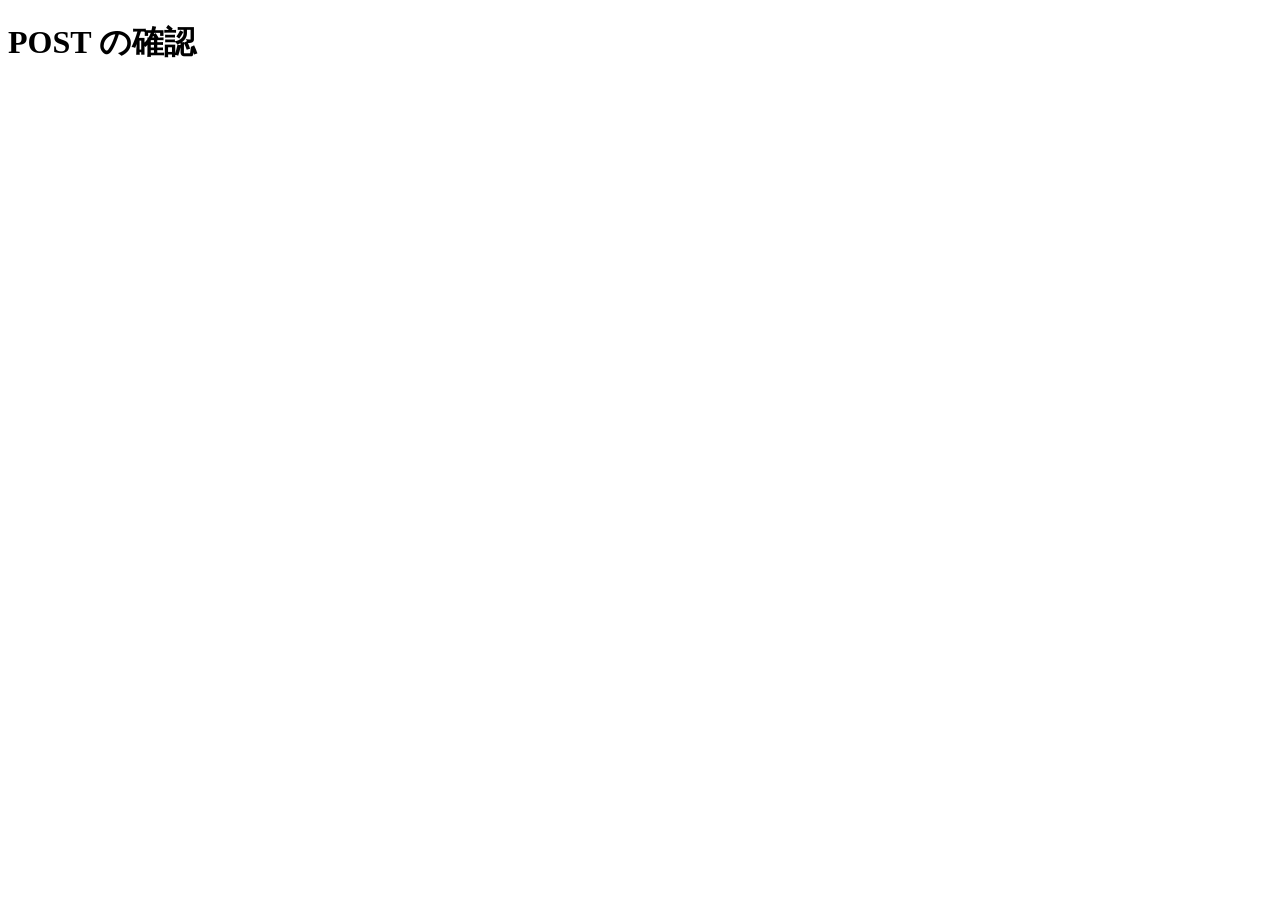
<file: plugins/digital-agency-design-system/skills/digital-agency-design-system/scripts/audit/fixtures/post-on-load.html>
<!doctype html>
<!-- 読み取り専用の確認用：読み込み時に POST を送ろうとする。道具はこれを止めなければならない -->
<html lang="ja"><head><meta charset="utf-8"><title>POST を送るページ（確認用）</title></head>
<body><h1>POST の確認</h1>
<script>fetch("https://example.invalid/track", { method: "POST", body: "x" }).catch(() => {});</script>
</body></html>
</file>
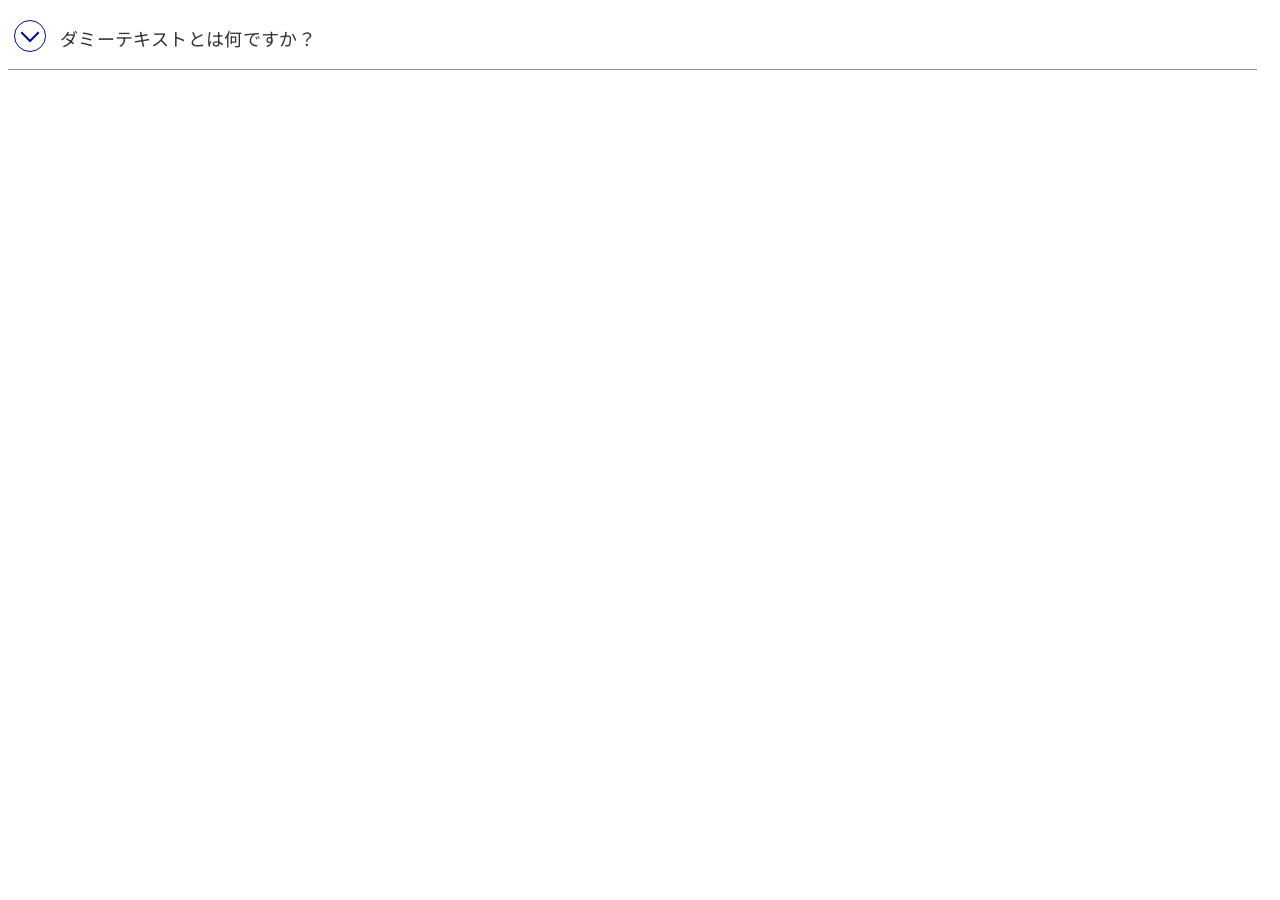
<file: plugins/digital-agency-design-system/skills/digital-agency-design-system/assets/html/components/accordion/playground.html>
<!DOCTYPE html>
<html lang="ja">
<head>
<meta charset="UTF-8">
<meta name="viewport" content="width=device-width,initial-scale=1">
<title>Accordion</title>
<link rel="preconnect" href="https://fonts.googleapis.com">
<link rel="preconnect" href="https://fonts.gstatic.com" crossorigin>
<link href="https://fonts.googleapis.com/css2?family=Noto+Sans+JP:wght@100..900&display=swap" rel="stylesheet">
<link rel="stylesheet" href="../../global.css">
<link rel="stylesheet" href="accordion.css">
</head>
<body>

<details class="dads-accordion">
  <summary id="accordion-playground-1" class="dads-accordion__summary">
    <span class="dads-accordion__icon">
      <svg class="dads-accordion__icon-svg" width="24" height="24" viewbox="0 0 24 24" aria-hidden="true">
        <path d="M3.3 7.3L12 16L20.7 7.3" fill="none" stroke="currentcolor" stroke-width="2"/>
      </svg>
    </span>
    <h3>ダミーテキストとは何ですか？</h3>
  </summary>
  <div class="dads-accordion__content">
    <div style="margin-bottom: 1lh;">これはダミーテキストです。</div>
    <div style="margin-bottom: 1lh;">ダミーテキストは、デザインやレイアウトの作成時に使用される仮の文章です。ダミーテキストを使用すると、デザインの全体像を評価したり、テキストの配置や長さを確認したりすることができます。ダミーテキストは実際の文章ではないので、内容には意味がありません。</div>
    <a href="#accordion-playground-1" class="dads-accordion__back-link">
      <svg class="dads-accordion__back-link-icon" width="24" height="24" fill="none" aria-hidden="true">
        <path d="M6 7V14.5C6 16.8 8.2 19 10.5 19C12.8 19 15 16.8 15 14.5V6M10.709 9.7L15 5.414L19.291 9.7" stroke="currentcolor" stroke-width="2" />
      </svg>
      「ダミーテキストとは何ですか？」の先頭に戻る
    </a>
  </div>
</details>

</body>
</html>
</file>
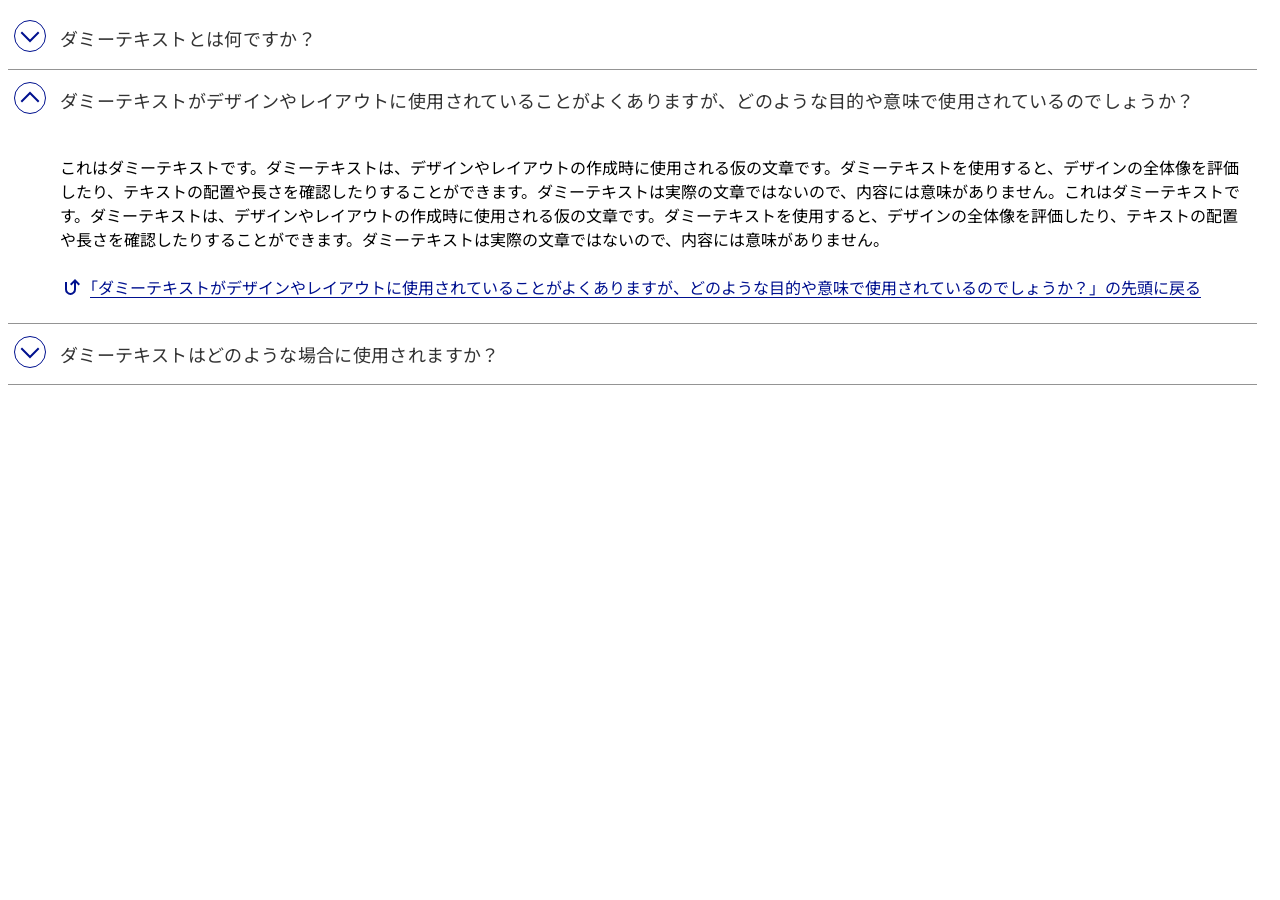
<file: plugins/digital-agency-design-system/skills/digital-agency-design-system/assets/html/components/accordion/stacked.html>
<!DOCTYPE html>
<html lang="ja">
<head>
<meta charset="UTF-8">
<meta name="viewport" content="width=device-width,initial-scale=1">
<title>Accordion</title>
<link rel="preconnect" href="https://fonts.googleapis.com">
<link rel="preconnect" href="https://fonts.gstatic.com" crossorigin>
<link href="https://fonts.googleapis.com/css2?family=Noto+Sans+JP:wght@100..900&display=swap" rel="stylesheet">
<link rel="stylesheet" href="../../global.css">
<link rel="stylesheet" href="accordion.css">
</head>
<body>

<details class="dads-accordion">
  <summary id="accordion-stacked-1" class="dads-accordion__summary">
    <span class="dads-accordion__icon">
      <svg class="dads-accordion__icon-svg" width="24" height="24" viewbox="0 0 24 24" aria-hidden="true">
        <path d="M3.3 7.3L12 16L20.7 7.3" fill="none" stroke="currentcolor" stroke-width="2"/>
      </svg>
    </span>
    <h3>ダミーテキストとは何ですか？</h3>
  </summary>
  <div class="dads-accordion__content">
    <div style="margin-bottom: 1lh;">これはダミーテキストです。</div>
    <div style="margin-bottom: 1lh;">ダミーテキストは、デザインやレイアウトの作成時に使用される仮の文章です。ダミーテキストを使用すると、デザインの全体像を評価したり、テキストの配置や長さを確認したりすることができます。ダミーテキストは実際の文章ではないので、内容には意味がありません。</div>
    <a href="#accordion-stacked-1" class="dads-accordion__back-link">
      <svg class="dads-accordion__back-link-icon" width="24" height="24" fill="none" aria-hidden="true">
        <path d="M6 7V14.5C6 16.8 8.2 19 10.5 19C12.8 19 15 16.8 15 14.5V6M10.709 9.7L15 5.414L19.291 9.7" stroke="currentcolor" stroke-width="2" />
      </svg>
      「ダミーテキストとは何ですか？」の先頭に戻る
    </a>
  </div>
</details>

<details class="dads-accordion" open>
  <summary id="accordion-stacked-2" class="dads-accordion__summary">
    <span class="dads-accordion__icon">
      <svg class="dads-accordion__icon-svg" width="24" height="24" viewbox="0 0 24 24" aria-hidden="true">
        <path d="M3.3 7.3L12 16L20.7 7.3" fill="none" stroke="currentcolor" stroke-width="2"/>
      </svg>
    </span>
    <h3>ダミーテキストがデザインやレイアウトに使用されていることがよくありますが、どのような目的や意味で使用されているのでしょうか？</h3>
  </summary>
  <div class="dads-accordion__content">
    <div style="margin-bottom: 1lh;">これはダミーテキストです。ダミーテキストは、デザインやレイアウトの作成時に使用される仮の文章です。ダミーテキストを使用すると、デザインの全体像を評価したり、テキストの配置や長さを確認したりすることができます。ダミーテキストは実際の文章ではないので、内容には意味がありません。これはダミーテキストです。ダミーテキストは、デザインやレイアウトの作成時に使用される仮の文章です。ダミーテキストを使用すると、デザインの全体像を評価したり、テキストの配置や長さを確認したりすることができます。ダミーテキストは実際の文章ではないので、内容には意味がありません。</div>
    <a href="#accordion-stacked-2" class="dads-accordion__back-link">
      <svg class="dads-accordion__back-link-icon" width="24" height="24" fill="none" aria-hidden="true">
        <path d="M6 7V14.5C6 16.8 8.2 19 10.5 19C12.8 19 15 16.8 15 14.5V6M10.709 9.7L15 5.414L19.291 9.7" stroke="currentcolor" stroke-width="2" />
      </svg>
      「ダミーテキストがデザインやレイアウトに使用されていることがよくありますが、どのような目的や意味で使用されているのでしょうか？」の先頭に戻る
    </a>
  </div>
</details>

<details class="dads-accordion">
  <summary id="accordion-stacked-3" class="dads-accordion__summary">
    <span class="dads-accordion__icon">
      <svg class="dads-accordion__icon-svg" width="24" height="24" viewbox="0 0 24 24" aria-hidden="true">
        <path d="M3.3 7.3L12 16L20.7 7.3" fill="none" stroke="currentcolor" stroke-width="2"/>
      </svg>
    </span>
    <h3>ダミーテキストはどのような場合に使用されますか？</h3>
  </summary>
  <div class="dads-accordion__content">
    <div style="margin-bottom: 1lh;">これはダミーテキストです。</div>
    <div style="margin-bottom: 1lh;">ダミーテキストは、デザインやレイアウトの作成時に使用される仮の文章です。</div>
    <div style="margin-bottom: 1lh;">ダミーテキストを使用すると、デザインの全体像を評価したり、テキストの配置や長さを確認したりすることができます。ダミーテキストは実際の文章ではないので、内容には意味がありません。</div>
    <a href="#accordion-stacked-3" class="dads-accordion__back-link">
      <svg class="dads-accordion__back-link-icon" width="24" height="24" fill="none" aria-hidden="true">
        <path d="M6 7V14.5C6 16.8 8.2 19 10.5 19C12.8 19 15 16.8 15 14.5V6M10.709 9.7L15 5.414L19.291 9.7" stroke="currentcolor" stroke-width="2" />
      </svg>
      「ダミーテキストはどのような場合に使用されますか？」の先頭に戻る
    </a>
  </div>
</details>

</body>
</html>
</file>
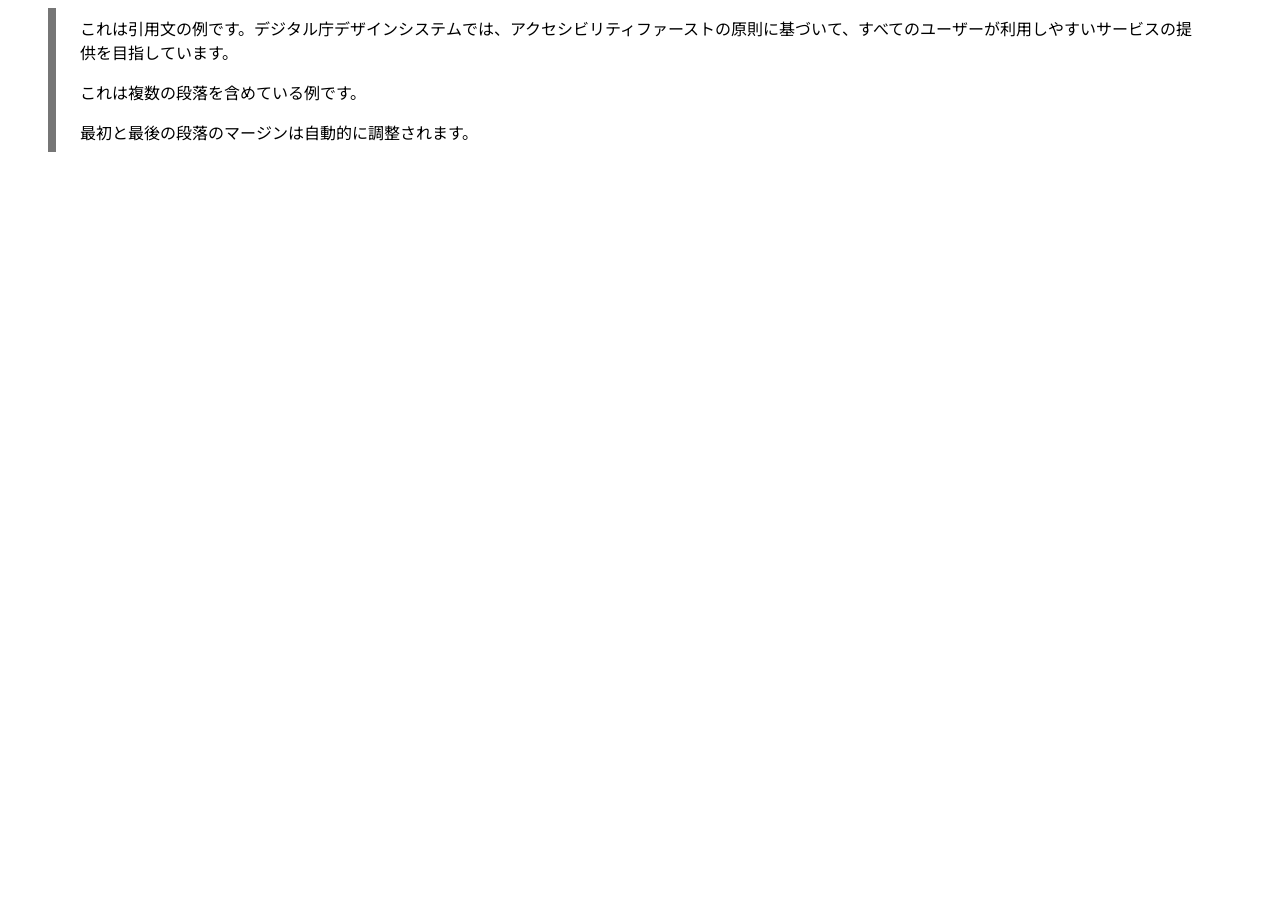
<file: plugins/digital-agency-design-system/skills/digital-agency-design-system/assets/html/components/blockquote/multiple-paragraphs.html>
<!DOCTYPE html>
<html lang="ja">
<head>
<meta charset="UTF-8">
<meta name="viewport" content="width=device-width,initial-scale=1">
<title>複数の段落を含める｜引用ブロック</title>
<link rel="preconnect" href="https://fonts.googleapis.com">
<link rel="preconnect" href="https://fonts.gstatic.com" crossorigin>
<link href="https://fonts.googleapis.com/css2?family=Noto+Sans+JP:wght@100..900&display=swap" rel="stylesheet">
<link rel="stylesheet" href="../../global.css">
<link rel="stylesheet" href="blockquote.css">
</head>
<body>

<blockquote class="dads-blockquote">
  <p>これは引用文の例です。デジタル庁デザインシステムでは、アクセシビリティファーストの原則に基づいて、すべてのユーザーが利用しやすいサービスの提供を目指しています。</p>
  <p>これは複数の段落を含めている例です。</p>
  <p>最初と最後の段落のマージンは自動的に調整されます。</p>
</blockquote>

</body>
</html>
</file>
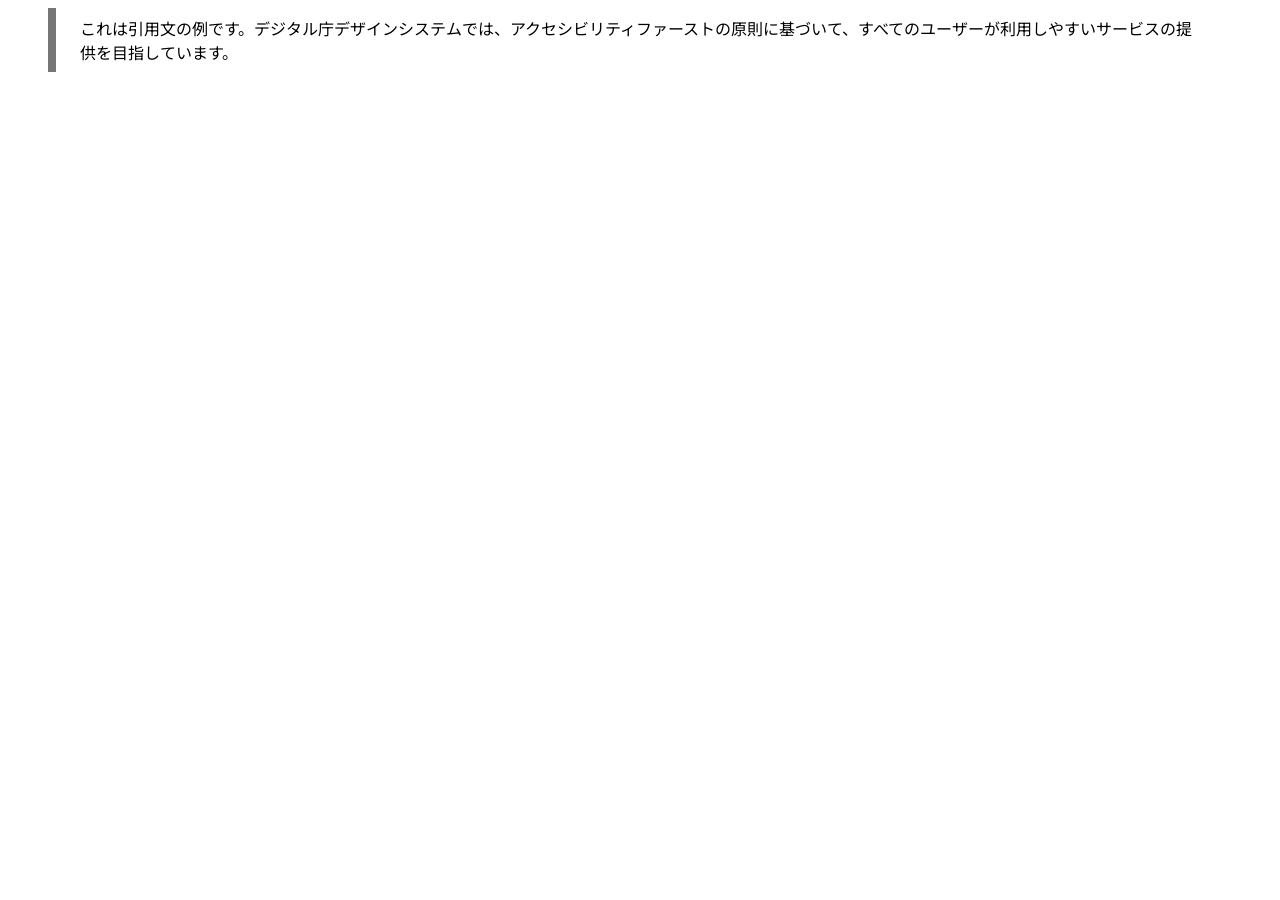
<file: plugins/digital-agency-design-system/skills/digital-agency-design-system/assets/html/components/blockquote/playground.html>
<!DOCTYPE html>
<html lang="ja">
<head>
<meta charset="UTF-8">
<meta name="viewport" content="width=device-width,initial-scale=1">
<title>Playground｜引用ブロック</title>
<link rel="preconnect" href="https://fonts.googleapis.com">
<link rel="preconnect" href="https://fonts.gstatic.com" crossorigin>
<link href="https://fonts.googleapis.com/css2?family=Noto+Sans+JP:wght@100..900&display=swap" rel="stylesheet">
<link rel="stylesheet" href="../../global.css">
<link rel="stylesheet" href="blockquote.css">
</head>
<body>

<blockquote class="dads-blockquote">
  <p>これは引用文の例です。デジタル庁デザインシステムでは、アクセシビリティファーストの原則に基づいて、すべてのユーザーが利用しやすいサービスの提供を目指しています。</p>
</blockquote>

</body>
</html>
</file>
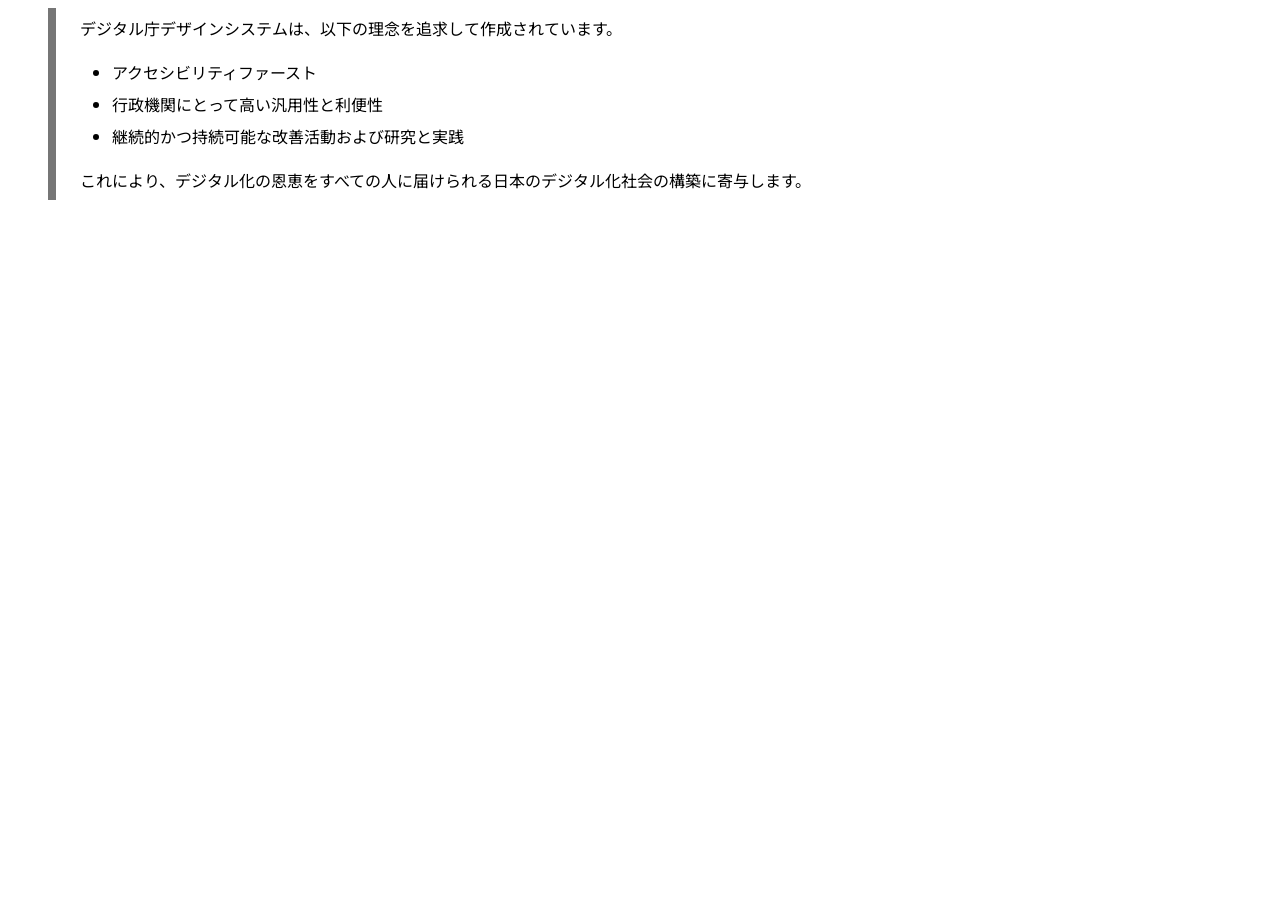
<file: plugins/digital-agency-design-system/skills/digital-agency-design-system/assets/html/components/blockquote/with-list.html>
<!DOCTYPE html>
<html lang="ja">
<head>
<meta charset="UTF-8">
<meta name="viewport" content="width=device-width,initial-scale=1">
<title>リストを含める｜引用ブロック</title>
<link rel="preconnect" href="https://fonts.googleapis.com">
<link rel="preconnect" href="https://fonts.gstatic.com" crossorigin>
<link href="https://fonts.googleapis.com/css2?family=Noto+Sans+JP:wght@100..900&display=swap" rel="stylesheet">
<link rel="stylesheet" href="../../global.css">
<link rel="stylesheet" href="blockquote.css">
<link rel="stylesheet" href="../list/list.css">
</head>
<body>

<blockquote class="dads-blockquote">
  <p>デジタル庁デザインシステムは、以下の理念を追求して作成されています。</p>
  <ul class="dads-list" data-spacing="4">
    <li>アクセシビリティファースト</li>
    <li>行政機関にとって高い汎用性と利便性</li>
    <li>継続的かつ持続可能な改善活動および研究と実践</li>
  </ul>
  <p>これにより、デジタル化の恩恵をすべての人に届けられる日本のデジタル化社会の構築に寄与します。</p>
</blockquote>

</body>
</html>
</file>
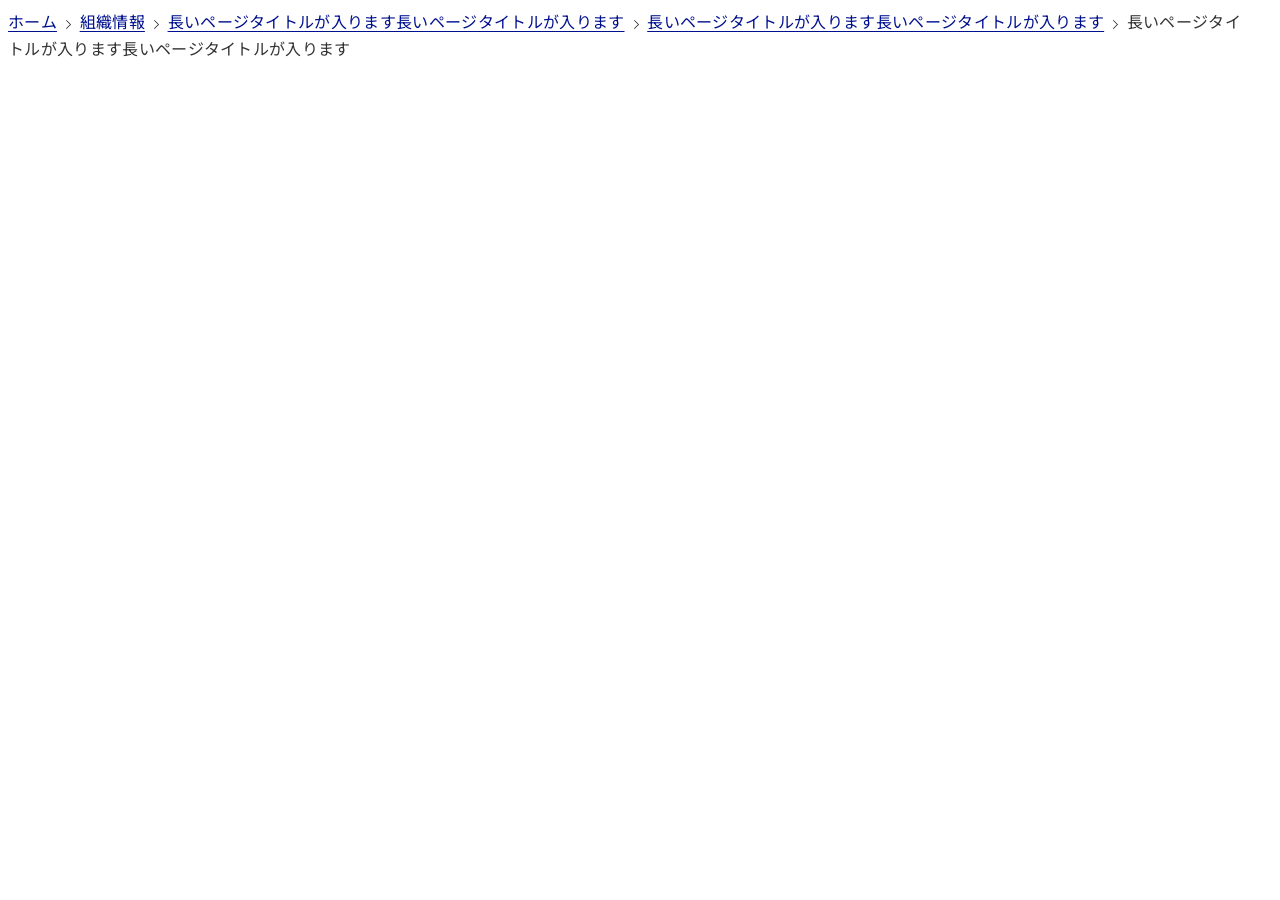
<file: plugins/digital-agency-design-system/skills/digital-agency-design-system/assets/html/components/breadcrumb/plain.html>
<!DOCTYPE html>
<html lang="ja">
<head>
<meta charset="UTF-8">
<meta name="viewport" content="width=device-width,initial-scale=1">
<title>Plain｜パンくずナビゲーション</title>
<link rel="preconnect" href="https://fonts.googleapis.com">
<link rel="preconnect" href="https://fonts.gstatic.com" crossorigin>
<link href="https://fonts.googleapis.com/css2?family=Noto+Sans+JP:wght@100..900&display=swap" rel="stylesheet">
<link rel="stylesheet" href="../../global.css">
<link rel="stylesheet" href="breadcrumb.css">
</head>
<body>

<nav class="dads-breadcrumb" aria-labelledby="breadcrumb-label">
  <span id="breadcrumb-label" class="dads-u-visually-hidden">現在位置</span>
  <p class="dads-breadcrumb__list">
    <span class="dads-breadcrumb__item">
      <a class="dads-breadcrumb__link" href="#">ホーム</a>
      <span class="dads-breadcrumb__separator">
        <svg class="dads-breadcrumb__separator-icon" width="12" height="12" viewBox="0 0 12 12" aria-hidden="true">
          <path d="M4.5 11L4 10.5L8 6.5L4 2.5L4.5 2L9 6.5L4.5 11Z" fill="currentcolor" />
        </svg>
      </span>
    </span>
    <span class="dads-breadcrumb__item">
      <a class="dads-breadcrumb__link" href="#">組織情報</a>
      <span class="dads-breadcrumb__separator">
        <svg class="dads-breadcrumb__separator-icon" width="12" height="12" viewBox="0 0 12 12" aria-hidden="true">
          <path d="M4.5 11L4 10.5L8 6.5L4 2.5L4.5 2L9 6.5L4.5 11Z" fill="currentcolor" />
        </svg>
      </span>
    </span>
    <span class="dads-breadcrumb__item">
      <a class="dads-breadcrumb__link" href="#">長いページタイトルが入ります長いページタイトルが入ります</a>
      <span class="dads-breadcrumb__separator">
        <svg class="dads-breadcrumb__separator-icon" width="12" height="12" viewBox="0 0 12 12" aria-hidden="true">
          <path d="M4.5 11L4 10.5L8 6.5L4 2.5L4.5 2L9 6.5L4.5 11Z" fill="currentcolor" />
        </svg>
      </span>
    </span>
    <span class="dads-breadcrumb__item">
      <a class="dads-breadcrumb__link" href="#">長いページタイトルが入ります長いページタイトルが入ります</a>
      <span class="dads-breadcrumb__separator">
        <svg class="dads-breadcrumb__separator-icon" width="12" height="12" viewBox="0 0 12 12" aria-hidden="true">
          <path d="M4.5 11L4 10.5L8 6.5L4 2.5L4.5 2L9 6.5L4.5 11Z" fill="currentcolor" />
        </svg>
      </span>
    </span>
    <span class="dads-breadcrumb__item" aria-current="page">
      長いページタイトルが入ります長いページタイトルが入ります
    </span>
  </p>
</nav>

</body>
</html>
</file>
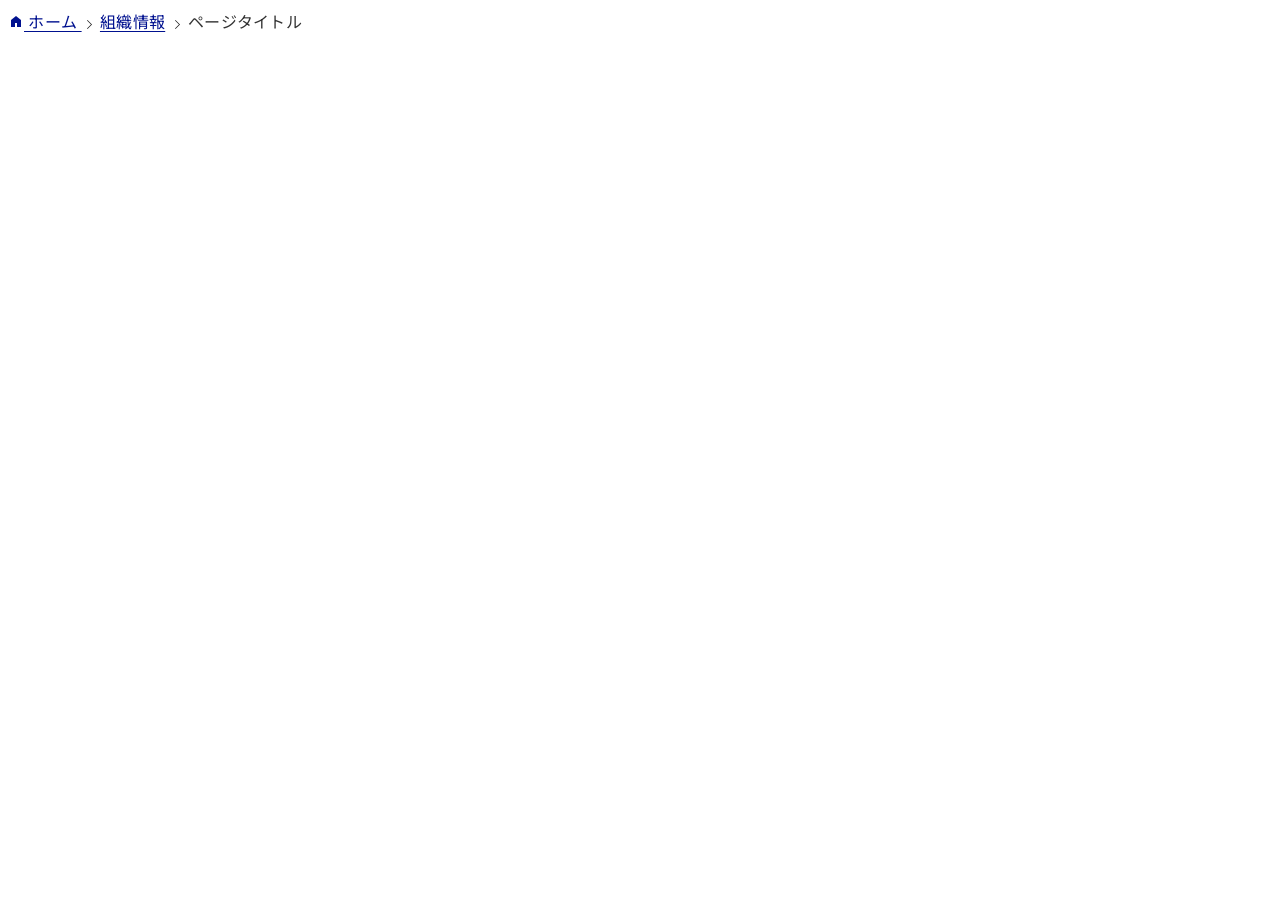
<file: plugins/digital-agency-design-system/skills/digital-agency-design-system/assets/html/components/breadcrumb/with-home-icon.html>
<!DOCTYPE html>
<html lang="ja">
<head>
<meta charset="UTF-8">
<meta name="viewport" content="width=device-width,initial-scale=1">
<title>ホームアイコンを追加する｜パンくずナビゲーション</title>
<link rel="preconnect" href="https://fonts.googleapis.com">
<link rel="preconnect" href="https://fonts.gstatic.com" crossorigin>
<link href="https://fonts.googleapis.com/css2?family=Noto+Sans+JP:wght@100..900&display=swap" rel="stylesheet">
<link rel="stylesheet" href="../../global.css">
<link rel="stylesheet" href="breadcrumb.css">
</head>
<body>

<nav class="dads-breadcrumb" aria-labelledby="breadcrumb-label">
  <span id="breadcrumb-label" class="dads-u-visually-hidden">現在位置</span>
  <p class="dads-breadcrumb__list">
    <span class="dads-breadcrumb__item">
      <a class="dads-breadcrumb__link" href="#">
        <svg class="dads-breadcrumb__link-icon" width="16" height="16" viewBox="0 0 16 16" aria-hidden="true">
          <path d="M3 13L3 6L8 2L13 6V13H9V9H7V13H3Z" fill="currentcolor"/>
        </svg>
        ホーム
      </a>
      <span class="dads-breadcrumb__separator">
        <svg class="dads-breadcrumb__separator-icon" width="12" height="12" viewBox="0 0 12 12" aria-hidden="true">
          <path d="M4.5 11L4 10.5L8 6.5L4 2.5L4.5 2L9 6.5L4.5 11Z" fill="currentcolor" />
        </svg>
      </span>
    </span>
    <span class="dads-breadcrumb__item">
      <a class="dads-breadcrumb__link" href="#">組織情報</a>
      <span class="dads-breadcrumb__separator">
        <svg class="dads-breadcrumb__separator-icon" width="12" height="12" viewBox="0 0 12 12" aria-hidden="true">
          <path d="M4.5 11L4 10.5L8 6.5L4 2.5L4.5 2L9 6.5L4.5 11Z" fill="currentcolor" />
        </svg>
      </span>
    </span>
    <span class="dads-breadcrumb__item" aria-current="page">
      ページタイトル
    </span>
  </p>
</nav>

</body>
</html>
</file>
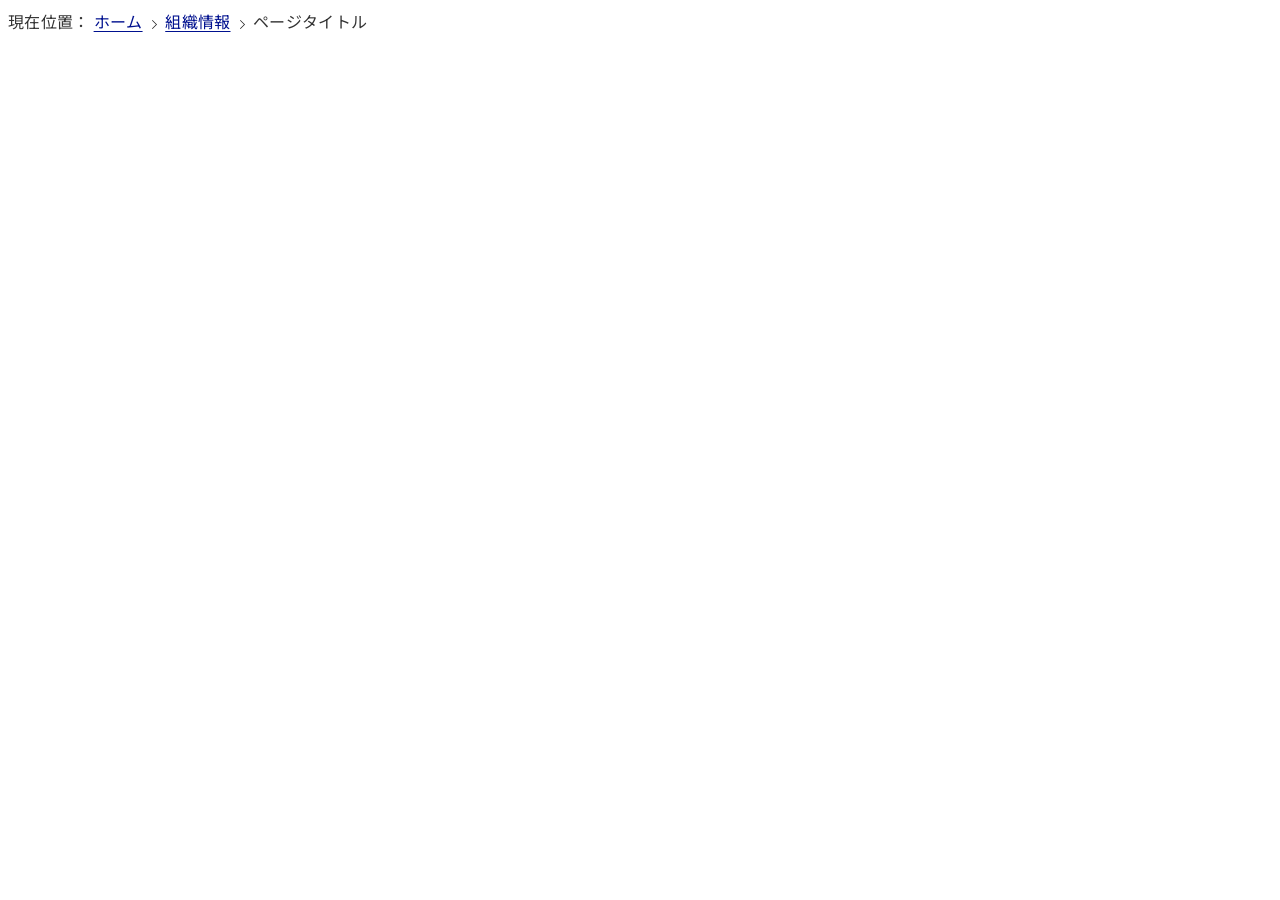
<file: plugins/digital-agency-design-system/skills/digital-agency-design-system/assets/html/components/breadcrumb/with-visible-label.html>
<!DOCTYPE html>
<html lang="ja">
<head>
<meta charset="UTF-8">
<meta name="viewport" content="width=device-width,initial-scale=1">
<title>ラベルを表示する｜パンくずナビゲーション</title>
<link rel="preconnect" href="https://fonts.googleapis.com">
<link rel="preconnect" href="https://fonts.gstatic.com" crossorigin>
<link href="https://fonts.googleapis.com/css2?family=Noto+Sans+JP:wght@100..900&display=swap" rel="stylesheet">
<link rel="stylesheet" href="../../global.css">
<link rel="stylesheet" href="breadcrumb.css">
</head>
<body>

<nav class="dads-breadcrumb" aria-labelledby="breadcrumb-label">
  <span id="breadcrumb-label" class="dads-breadcrumb__label">現在位置</span>
  <p class="dads-breadcrumb__list">
    <span class="dads-breadcrumb__item">
      <a class="dads-breadcrumb__link" href="#">ホーム</a>
      <span class="dads-breadcrumb__separator">
        <svg class="dads-breadcrumb__separator-icon" width="12" height="12" viewBox="0 0 12 12" aria-hidden="true">
          <path d="M4.5 11L4 10.5L8 6.5L4 2.5L4.5 2L9 6.5L4.5 11Z" fill="currentcolor" />
        </svg>
      </span>
    </span>
    <span class="dads-breadcrumb__item">
      <a class="dads-breadcrumb__link" href="#">組織情報</a>
      <span class="dads-breadcrumb__separator">
        <svg class="dads-breadcrumb__separator-icon" width="12" height="12" viewBox="0 0 12 12" aria-hidden="true">
          <path d="M4.5 11L4 10.5L8 6.5L4 2.5L4.5 2L9 6.5L4.5 11Z" fill="currentcolor" />
        </svg>
      </span>
    </span>
    <span class="dads-breadcrumb__item" aria-current="page">
      ページタイトル
    </span>
  </p>
</nav>

</body>
</html>
</file>
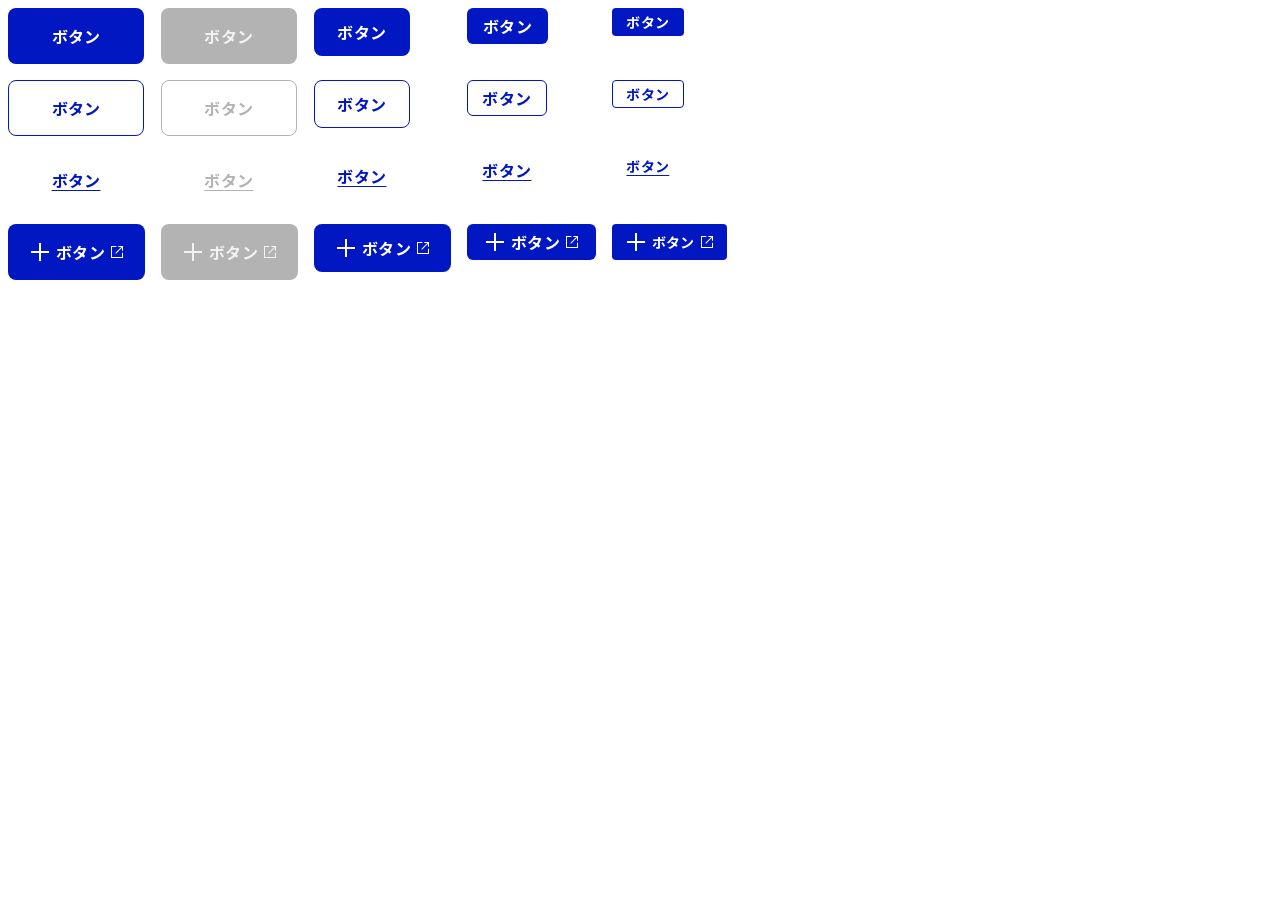
<file: plugins/digital-agency-design-system/skills/digital-agency-design-system/assets/html/components/button/all-buttons-using-button.html>
<!DOCTYPE html>
<html lang="ja">
<head>
<meta charset="UTF-8">
<meta name="viewport" content="width=device-width,initial-scale=1">
<title>すべてのバリエーション（button要素）｜ボタン</title>
<link rel="preconnect" href="https://fonts.googleapis.com">
<link rel="preconnect" href="https://fonts.gstatic.com" crossorigin>
<link href="https://fonts.googleapis.com/css2?family=Noto+Sans+JP:wght@100..900&display=swap" rel="stylesheet">
<link rel="stylesheet" href="../../global.css">
<link rel="stylesheet" href="button.css">
</head>
<body>

<div style="display: grid; grid-template-columns: repeat(5, auto); gap: 1rem; justify-content: start">
  <div><button class="dads-button" data-size="lg" data-type="solid-fill">ボタン</button></div>
  <div><button class="dads-button" data-size="lg" data-type="solid-fill" disabled>ボタン</button></div>
  <div><button class="dads-button" data-size="md" data-type="solid-fill">ボタン</button></div>
  <div><button class="dads-button" data-size="sm" data-type="solid-fill">ボタン</button></div>
  <div><button class="dads-button" data-size="xs" data-type="solid-fill">ボタン</button></div>
  <div><button class="dads-button" data-size="lg" data-type="outline">ボタン</button></div>
  <div><button class="dads-button" data-size="lg" data-type="outline" disabled>ボタン</button></div>
  <div><button class="dads-button" data-size="md" data-type="outline">ボタン</button></div>
  <div><button class="dads-button" data-size="sm" data-type="outline">ボタン</button></div>
  <div><button class="dads-button" data-size="xs" data-type="outline">ボタン</button></div>
  <div><button class="dads-button" data-size="lg" data-type="text">ボタン</button></div>
  <div><button class="dads-button" data-size="lg" data-type="text" disabled>ボタン</button></div>
  <div><button class="dads-button" data-size="md" data-type="text">ボタン</button></div>
  <div><button class="dads-button" data-size="sm" data-type="text">ボタン</button></div>
  <div><button class="dads-button" data-size="xs" data-type="text">ボタン</button></div>
  <div>
    <button class="dads-button" data-size="lg" data-type="solid-fill">
      <svg class="dads-button__icon" width="24" height="24" aria-hidden="true"><path d="M21 11H13V3H11V11H3V13H11V21H13V13H21V11Z" fill="currentcolor"/></svg>
      ボタン
      <svg class="dads-button__icon" width="16" height="16" viewBox="0 0 48 48" role="img" aria-label="新規タブで開きます"><path d="M22 6V9H9V39H39V26H42V42H6V6H22ZM42 6V20H39V11.2L21 29L19 27L36.8 9H28V6H42Z" fill="currentcolor"/></svg>
    </button>
  </div>
  <div>
    <button class="dads-button" data-size="lg" data-type="solid-fill" disabled>
      <svg class="dads-button__icon" width="24" height="24" aria-hidden="true"><path d="M21 11H13V3H11V11H3V13H11V21H13V13H21V11Z" fill="currentcolor"/></svg>
      ボタン
      <svg class="dads-button__icon" width="16" height="16" viewBox="0 0 48 48" role="img" aria-label="新規タブで開きます"><path d="M22 6V9H9V39H39V26H42V42H6V6H22ZM42 6V20H39V11.2L21 29L19 27L36.8 9H28V6H42Z" fill="currentcolor"/></svg>
    </button>
  </div>
  <div>
    <button class="dads-button" data-size="md" data-type="solid-fill">
      <svg class="dads-button__icon" width="24" height="24" aria-hidden="true"><path d="M21 11H13V3H11V11H3V13H11V21H13V13H21V11Z" fill="currentcolor"/></svg>
      ボタン
      <svg class="dads-button__icon" width="16" height="16" viewBox="0 0 48 48" role="img" aria-label="新規タブで開きます"><path d="M22 6V9H9V39H39V26H42V42H6V6H22ZM42 6V20H39V11.2L21 29L19 27L36.8 9H28V6H42Z" fill="currentcolor"/></svg>
    </button>
  </div>
  <div>
    <button class="dads-button" data-size="sm" data-type="solid-fill">
      <svg class="dads-button__icon" width="24" height="24" aria-hidden="true"><path d="M21 11H13V3H11V11H3V13H11V21H13V13H21V11Z" fill="currentcolor"/></svg>
      ボタン
      <svg class="dads-button__icon" width="16" height="16" viewBox="0 0 48 48" role="img" aria-label="新規タブで開きます"><path d="M22 6V9H9V39H39V26H42V42H6V6H22ZM42 6V20H39V11.2L21 29L19 27L36.8 9H28V6H42Z" fill="currentcolor"/></svg>
    </button>
  </div>
  <div>
    <button class="dads-button" data-size="xs" data-type="solid-fill">
      <svg class="dads-button__icon" width="24" height="24" aria-hidden="true"><path d="M21 11H13V3H11V11H3V13H11V21H13V13H21V11Z" fill="currentcolor"/></svg>
      ボタン
      <svg class="dads-button__icon" width="16" height="16" viewBox="0 0 48 48" role="img" aria-label="新規タブで開きます"><path d="M22 6V9H9V39H39V26H42V42H6V6H22ZM42 6V20H39V11.2L21 29L19 27L36.8 9H28V6H42Z" fill="currentcolor"/></svg>
    </button>
  </div>
</div>

</body>
</html>
</file>
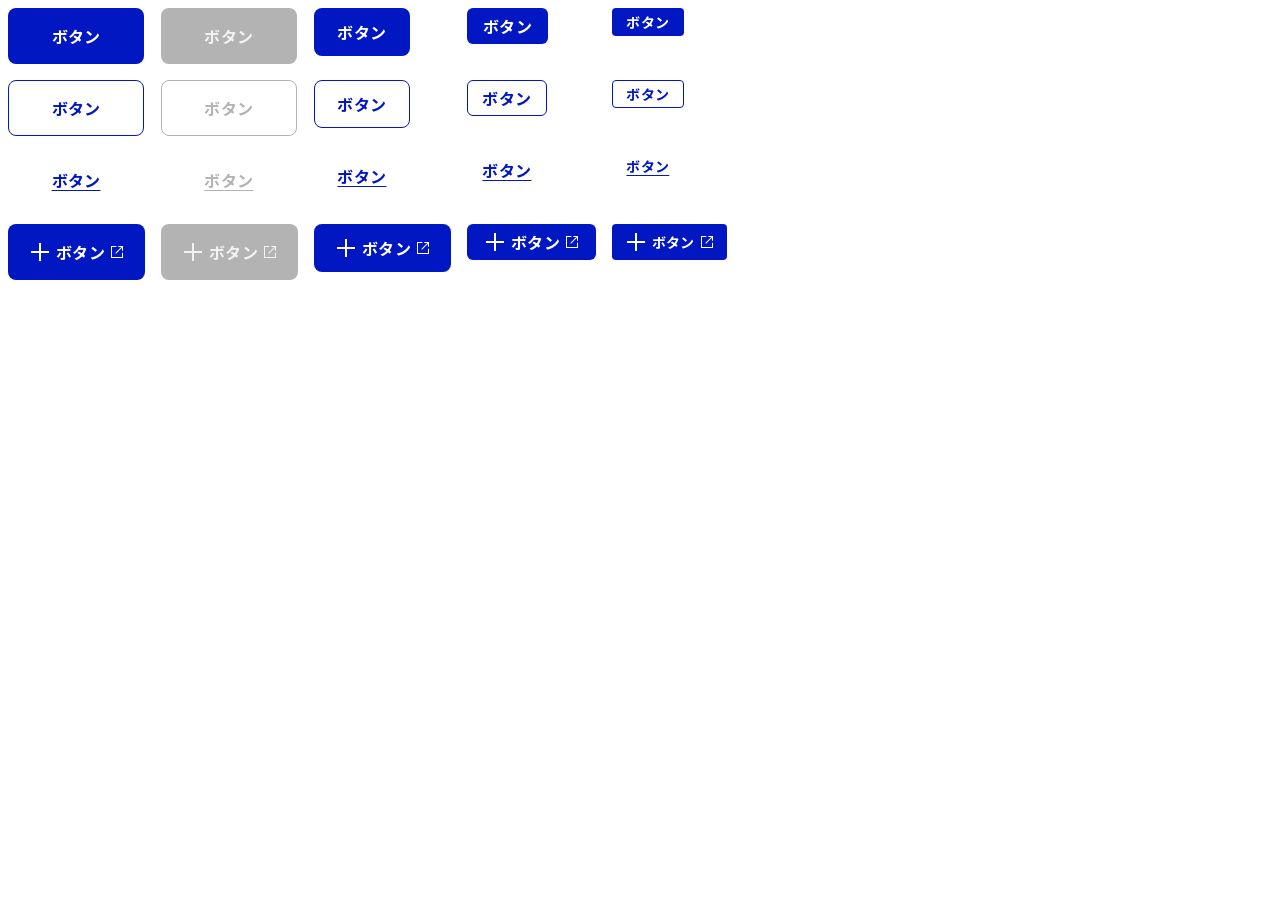
<file: plugins/digital-agency-design-system/skills/digital-agency-design-system/assets/html/components/button/all-buttons-using-link.html>
<!DOCTYPE html>
<html lang="ja">
<head>
<meta charset="UTF-8">
<meta name="viewport" content="width=device-width,initial-scale=1">
<title>すべてのバリエーション（a要素）｜ボタン</title>
<link rel="preconnect" href="https://fonts.googleapis.com">
<link rel="preconnect" href="https://fonts.gstatic.com" crossorigin>
<link href="https://fonts.googleapis.com/css2?family=Noto+Sans+JP:wght@100..900&display=swap" rel="stylesheet">
<link rel="stylesheet" href="../../global.css">
<link rel="stylesheet" href="button.css">
</head>
<body>

<div style="display: grid; grid-template-columns: repeat(5, auto); gap: 1rem; justify-content: start">
  <div><a href class="dads-button" data-size="lg" data-type="solid-fill">ボタン</a></div>
  <div><a class="dads-button" data-size="lg" data-type="solid-fill" role="link" aria-disabled="true">ボタン</a></div>
  <div><a href class="dads-button" data-size="md" data-type="solid-fill">ボタン</a></div>
  <div><a href class="dads-button" data-size="sm" data-type="solid-fill">ボタン</a></div>
  <div><a href class="dads-button" data-size="xs" data-type="solid-fill">ボタン</a></div>
  <div><a href class="dads-button" data-size="lg" data-type="outline">ボタン</a></div>
  <div><a class="dads-button" data-size="lg" data-type="outline" role="link" aria-disabled="true">ボタン</a></div>
  <div><a href class="dads-button" data-size="md" data-type="outline">ボタン</a></div>
  <div><a href class="dads-button" data-size="sm" data-type="outline">ボタン</a></div>
  <div><a href class="dads-button" data-size="xs" data-type="outline">ボタン</a></div>
  <div><a href class="dads-button" data-size="lg" data-type="text">ボタン</a></div>
  <div><a class="dads-button" data-size="lg" data-type="text" role="link" aria-disabled="true">ボタン</a></div>
  <div><a href class="dads-button" data-size="md" data-type="text">ボタン</a></div>
  <div><a href class="dads-button" data-size="sm" data-type="text">ボタン</a></div>
  <div><a href class="dads-button" data-size="xs" data-type="text">ボタン</a></div>
  <div>
    <a href class="dads-button" data-size="lg" data-type="solid-fill" target="_blank">
      <svg class="dads-button__icon" width="24" height="24" aria-hidden="true"><path d="M21 11H13V3H11V11H3V13H11V21H13V13H21V11Z" fill="currentcolor"/></svg>
      ボタン
      <svg class="dads-button__icon" width="16" height="16" viewBox="0 0 48 48" role="img" aria-label="新規タブで開きます"><path d="M22 6V9H9V39H39V26H42V42H6V6H22ZM42 6V20H39V11.2L21 29L19 27L36.8 9H28V6H42Z" fill="currentcolor"/></svg>
    </a>
  </div>
  <div>
    <a class="dads-button" data-size="lg" data-type="solid-fill" role="link" aria-disabled="true">
      <svg class="dads-button__icon" width="24" height="24" aria-hidden="true"><path d="M21 11H13V3H11V11H3V13H11V21H13V13H21V11Z" fill="currentcolor"/></svg>
      ボタン
      <svg class="dads-button__icon" width="16" height="16" viewBox="0 0 48 48" role="img" aria-label="新規タブで開きます"><path d="M22 6V9H9V39H39V26H42V42H6V6H22ZM42 6V20H39V11.2L21 29L19 27L36.8 9H28V6H42Z" fill="currentcolor"/></svg>
    </a>
  </div>
  <div>
    <a href class="dads-button" data-size="md" data-type="solid-fill" target="_blank">
      <svg class="dads-button__icon" width="24" height="24" aria-hidden="true"><path d="M21 11H13V3H11V11H3V13H11V21H13V13H21V11Z" fill="currentcolor"/></svg>
      ボタン
      <svg class="dads-button__icon" width="16" height="16" viewBox="0 0 48 48" role="img" aria-label="新規タブで開きます"><path d="M22 6V9H9V39H39V26H42V42H6V6H22ZM42 6V20H39V11.2L21 29L19 27L36.8 9H28V6H42Z" fill="currentcolor"/></svg>
    </a>
  </div>
  <div>
    <a href class="dads-button" data-size="sm" data-type="solid-fill" target="_blank">
      <svg class="dads-button__icon" width="24" height="24" aria-hidden="true"><path d="M21 11H13V3H11V11H3V13H11V21H13V13H21V11Z" fill="currentcolor"/></svg>
      ボタン
      <svg class="dads-button__icon" width="16" height="16" viewBox="0 0 48 48" role="img" aria-label="新規タブで開きます"><path d="M22 6V9H9V39H39V26H42V42H6V6H22ZM42 6V20H39V11.2L21 29L19 27L36.8 9H28V6H42Z" fill="currentcolor"/></svg>
    </a>
  </div>
  <div>
    <a href class="dads-button" data-size="xs" data-type="solid-fill" target="_blank">
      <svg class="dads-button__icon" width="24" height="24" aria-hidden="true"><path d="M21 11H13V3H11V11H3V13H11V21H13V13H21V11Z" fill="currentcolor"/></svg>
      ボタン
      <svg class="dads-button__icon" width="16" height="16" viewBox="0 0 48 48" role="img" aria-label="新規タブで開きます"><path d="M22 6V9H9V39H39V26H42V42H6V6H22ZM42 6V20H39V11.2L21 29L19 27L36.8 9H28V6H42Z" fill="currentcolor"/></svg>
    </a>
  </div>
</div>

</body>
</html>
</file>
<file: plugins/digital-agency-design-system/skills/digital-agency-design-system/assets/html/global.css>
:root {
  --color-primitive-blue-50: #e8f1fe;
  --color-primitive-blue-100: #d9e6ff;
  --color-primitive-blue-200: #c5d7fb;
  --color-primitive-blue-300: #9db7f9;
  --color-primitive-blue-400: #7096f8;
  --color-primitive-blue-500: #4979f5;
  --color-primitive-blue-600: #3460fb;
  --color-primitive-blue-700: #264af4;
  --color-primitive-blue-800: #0031d8;
  --color-primitive-blue-900: #0017c1;
  --color-primitive-blue-1000: #00118f;
  --color-primitive-blue-1100: #000071;
  --color-primitive-blue-1200: #000060;
  --color-primitive-light-blue-50: #f0f9ff;
  --color-primitive-light-blue-100: #dcf0ff;
  --color-primitive-light-blue-200: #c0e4ff;
  --color-primitive-light-blue-300: #97d3ff;
  --color-primitive-light-blue-400: #57b8ff;
  --color-primitive-light-blue-500: #39abff;
  --color-primitive-light-blue-600: #008bf2;
  --color-primitive-light-blue-700: #0877d7;
  --color-primitive-light-blue-800: #0066be;
  --color-primitive-light-blue-900: #0055ad;
  --color-primitive-light-blue-1000: #00428c;
  --color-primitive-light-blue-1100: #00316a;
  --color-primitive-light-blue-1200: #00234b;
  --color-primitive-cyan-50: #e9f7f9;
  --color-primitive-cyan-100: #c8f8ff;
  --color-primitive-cyan-200: #99f2ff;
  --color-primitive-cyan-300: #79e2f2;
  --color-primitive-cyan-400: #2bc8e4;
  --color-primitive-cyan-500: #01b7d6;
  --color-primitive-cyan-600: #00a3bf;
  --color-primitive-cyan-700: #008da6;
  --color-primitive-cyan-800: #008299;
  --color-primitive-cyan-900: #006f83;
  --color-primitive-cyan-1000: #006173;
  --color-primitive-cyan-1100: #004c59;
  --color-primitive-cyan-1200: #003741;
  --color-primitive-green-50: #e6f5ec;
  --color-primitive-green-100: #c2e5d1;
  --color-primitive-green-200: #9bd4b5;
  --color-primitive-green-300: #71c598;
  --color-primitive-green-400: #51b883;
  --color-primitive-green-500: #2cac6e;
  --color-primitive-green-600: #259d63;
  --color-primitive-green-700: #1d8b56;
  --color-primitive-green-800: #197a4b;
  --color-primitive-green-900: #115a36;
  --color-primitive-green-1000: #0c472a;
  --color-primitive-green-1100: #08351f;
  --color-primitive-green-1200: #032213;
  --color-primitive-lime-50: #ebfad9;
  --color-primitive-lime-100: #d0f5a2;
  --color-primitive-lime-200: #c0f354;
  --color-primitive-lime-300: #ade830;
  --color-primitive-lime-400: #9ddd15;
  --color-primitive-lime-500: #8cc80c;
  --color-primitive-lime-600: #7eb40d;
  --color-primitive-lime-700: #6fa104;
  --color-primitive-lime-800: #618e00;
  --color-primitive-lime-900: #507500;
  --color-primitive-lime-1000: #3e5a00;
  --color-primitive-lime-1100: #2c4100;
  --color-primitive-lime-1200: #1e2d00;
  --color-primitive-yellow-50: #fbf5e0;
  --color-primitive-yellow-100: #fff0b3;
  --color-primitive-yellow-200: #ffe380;
  --color-primitive-yellow-300: #ffd43d;
  --color-primitive-yellow-400: #ffc700;
  --color-primitive-yellow-500: #ebb700;
  --color-primitive-yellow-600: #d2a400;
  --color-primitive-yellow-700: #b78f00;
  --color-primitive-yellow-800: #a58000;
  --color-primitive-yellow-900: #927200;
  --color-primitive-yellow-1000: #806300;
  --color-primitive-yellow-1100: #6e5600;
  --color-primitive-yellow-1200: #604b00;
  --color-primitive-orange-50: #ffeee2;
  --color-primitive-orange-100: #ffdfca;
  --color-primitive-orange-200: #ffc199;
  --color-primitive-orange-300: #ffa66d;
  --color-primitive-orange-400: #ff8d44;
  --color-primitive-orange-500: #ff7628;
  --color-primitive-orange-600: #fb5b01;
  --color-primitive-orange-700: #e25100;
  --color-primitive-orange-800: #c74700;
  --color-primitive-orange-900: #ac3e00;
  --color-primitive-orange-1000: #8b3200;
  --color-primitive-orange-1100: #6d2700;
  --color-primitive-orange-1200: #541e00;
  --color-primitive-red-50: #fdeeee;
  --color-primitive-red-100: #ffdada;
  --color-primitive-red-200: #ffbbbb;
  --color-primitive-red-300: #ff9696;
  --color-primitive-red-400: #ff7171;
  --color-primitive-red-500: #ff5454;
  --color-primitive-red-600: #fe3939;
  --color-primitive-red-700: #fa0000;
  --color-primitive-red-800: #ec0000;
  --color-primitive-red-900: #ce0000;
  --color-primitive-red-1000: #a90000;
  --color-primitive-red-1100: #850000;
  --color-primitive-red-1200: #620000;
  --color-primitive-magenta-50: #f3e5f4;
  --color-primitive-magenta-100: #ffd0ff;
  --color-primitive-magenta-200: #ffaeff;
  --color-primitive-magenta-300: #ff8eff;
  --color-primitive-magenta-400: #f661f6;
  --color-primitive-magenta-500: #f137f1;
  --color-primitive-magenta-600: #db00db;
  --color-primitive-magenta-700: #c000c0;
  --color-primitive-magenta-800: #aa00aa;
  --color-primitive-magenta-900: #8b008b;
  --color-primitive-magenta-1000: #6c006c;
  --color-primitive-magenta-1100: #500050;
  --color-primitive-magenta-1200: #3b003b;
  --color-primitive-purple-50: #f1eafa;
  --color-primitive-purple-100: #ecddff;
  --color-primitive-purple-200: #ddc2ff;
  --color-primitive-purple-300: #cda6ff;
  --color-primitive-purple-400: #bb87ff;
  --color-primitive-purple-500: #a565f8;
  --color-primitive-purple-600: #8843e1;
  --color-primitive-purple-700: #6f23d0;
  --color-primitive-purple-800: #5c10be;
  --color-primitive-purple-900: #5109ad;
  --color-primitive-purple-1000: #41048e;
  --color-primitive-purple-1100: #30016c;
  --color-primitive-purple-1200: #21004b;
  --color-neutral-white: #ffffff;
  --color-neutral-black: #000000;
  --color-neutral-solid-gray-50: #f2f2f2;
  --color-neutral-solid-gray-100: #e6e6e6;
  --color-neutral-solid-gray-200: #cccccc;
  --color-neutral-solid-gray-300: #b3b3b3;
  --color-neutral-solid-gray-400: #999999;
  --color-neutral-solid-gray-420: #949494;
  --color-neutral-solid-gray-500: #7f7f7f;
  --color-neutral-solid-gray-536: #767676;
  --color-neutral-solid-gray-600: #666666;
  --color-neutral-solid-gray-700: #4d4d4d;
  --color-neutral-solid-gray-800: #333333;
  --color-neutral-solid-gray-900: #1a1a1a;
  --color-neutral-opacity-gray-50: rgba(0, 0, 0, 0.05);
  --color-neutral-opacity-gray-100: rgba(0, 0, 0, 0.1);
  --color-neutral-opacity-gray-200: rgba(0, 0, 0, 0.2);
  --color-neutral-opacity-gray-300: rgba(0, 0, 0, 0.3);
  --color-neutral-opacity-gray-400: rgba(0, 0, 0, 0.4);
  --color-neutral-opacity-gray-420: rgba(0, 0, 0, 0.42);
  --color-neutral-opacity-gray-500: rgba(0, 0, 0, 0.5);
  --color-neutral-opacity-gray-536: rgba(0, 0, 0, 0.54);
  --color-neutral-opacity-gray-600: rgba(0, 0, 0, 0.6);
  --color-neutral-opacity-gray-700: rgba(0, 0, 0, 0.7);
  --color-neutral-opacity-gray-800: rgba(0, 0, 0, 0.8);
  --color-neutral-opacity-gray-900: rgba(0, 0, 0, 0.9);
  --font-family-sans:
    "Noto Sans JP", -apple-system, BlinkMacSystemFont, sans-serif;
  --font-family-mono: "Noto Sans Mono", monospace;
  --elevation-1:
    0 2px 8px 1px rgba(0, 0, 0, 0.1), 0 1px 5px 0 rgba(0, 0, 0, 0.3);
  --elevation-2:
    0 2px 12px 2px rgba(0, 0, 0, 0.1), 0 1px 6px 0 rgba(0, 0, 0, 0.3);
  --elevation-3:
    0 4px 16px 3px rgba(0, 0, 0, 0.1), 0 1px 6px 0 rgba(0, 0, 0, 0.3);
  --elevation-4:
    0 6px 20px 4px rgba(0, 0, 0, 0.1), 0 2px 6px 0 rgba(0, 0, 0, 0.3);
  --elevation-5:
    0 8px 24px 5px rgba(0, 0, 0, 0.1), 0 2px 10px 0 rgba(0, 0, 0, 0.3);
  --elevation-6:
    0 10px 30px 6px rgba(0, 0, 0, 0.1), 0 3px 12px 0 rgba(0, 0, 0, 0.3);
  --elevation-7:
    0 12px 36px 7px rgba(0, 0, 0, 0.1), 0 3px 14px 0 rgba(0, 0, 0, 0.3);
  --elevation-8:
    0 14px 40px 7px rgba(0, 0, 0, 0.1), 0 3px 16px 0 rgba(0, 0, 0, 0.3);
  --color-semantic-success-1: var(--color-primitive-green-600);
  --color-semantic-success-2: var(--color-primitive-green-800);
  --color-semantic-error-1: var(--color-primitive-red-800);
  --color-semantic-error-2: var(--color-primitive-red-900);
  --color-semantic-warning-yellow-1: var(--color-primitive-yellow-700);
  --color-semantic-warning-yellow-2: var(--color-primitive-yellow-900);
  --color-semantic-warning-orange-1: var(--color-primitive-orange-600);
  --color-semantic-warning-orange-2: var(--color-primitive-orange-800);
  --color-key-50: var(--color-primitive-blue-50);
  --color-key-100: var(--color-primitive-blue-100);
  --color-key-200: var(--color-primitive-blue-200);
  --color-key-300: var(--color-primitive-blue-300);
  --color-key-400: var(--color-primitive-blue-400);
  --color-key-500: var(--color-primitive-blue-500);
  --color-key-600: var(--color-primitive-blue-600);
  --color-key-700: var(--color-primitive-blue-700);
  --color-key-800: var(--color-primitive-blue-800);
  --color-key-900: var(--color-primitive-blue-900);
  --color-key-1000: var(--color-primitive-blue-1000);
  --color-key-1100: var(--color-primitive-blue-1100);
  --color-key-1200: var(--color-primitive-blue-1200);
}

html {
  scrollbar-gutter: stable;
  font-family: var(--font-family-sans);
}

html:has(:modal) {
  overflow: clip;
  scrollbar-gutter: auto;
}

body:has(:modal) {
  overflow: auto;
  scrollbar-gutter: stable;
}

:where(a):any-link {
  color: var(--color-primitive-blue-1000);
  text-decoration: underline;
  text-decoration-thickness: calc(1 / 16 * 1rem);
  text-underline-offset: calc(3 / 16 * 1rem);
}

:where(a):visited {
  color: var(--color-primitive-magenta-900);
}

@media (hover: hover) {
  :where(a):hover {
    color: var(--color-primitive-blue-900);
    text-decoration-thickness: calc(3 / 16 * 1rem);
  }
}

:where(a):active {
  color: var(--color-primitive-orange-800);
  text-decoration-thickness: calc(1 / 16 * 1rem);
}

:focus-visible {
  outline: calc(4 / 16 * 1rem) solid var(--color-neutral-black);
  outline-offset: calc(2 / 16 * 1rem);
  border-radius: calc(4 / 16 * 1rem);
  box-shadow: 0 0 0 calc(2 / 16 * 1rem) var(--color-primitive-yellow-300);
}

.dads-u-visually-hidden {
  clip: rect(0 0 0 0) !important;
  clip-path: inset(50%) !important;
  height: 1px !important;
  overflow: hidden !important;
  position: absolute !important;
  white-space: nowrap !important;
  width: 1px !important;
}

:where(.dads-u-focus-outline):focus-visible {
  outline: calc(4 / 16 * 1rem) solid var(--color-neutral-black) !important;
  outline-offset: calc(2 / 16 * 1rem) !important;
  border-radius: calc(4 / 16 * 1rem) !important;
  background-color: var(--color-primitive-yellow-300) !important;
  box-shadow: 0 0 0 calc(2 / 16 * 1rem) var(--color-primitive-yellow-300) !important;
}

@supports selector(:has(*)) {
  :where(.dads-u-focus-within-outline):focus-visible,
  :where(.dads-u-focus-within-outline):has(:focus-visible) {
    outline: calc(4 / 16 * 1rem) solid var(--color-neutral-black) !important;
    outline-offset: calc(2 / 16 * 1rem) !important;
    border-radius: calc(4 / 16 * 1rem) !important;
    background-color: var(--color-primitive-yellow-300) !important;
    box-shadow: 0 0 0 calc(2 / 16 * 1rem) var(--color-primitive-yellow-300) !important;
  }
}
@supports not selector(:has(*)) {
  :where(.dads-u-focus-within-outline):focus-within {
    outline: calc(4 / 16 * 1rem) solid var(--color-neutral-black) !important;
    outline-offset: calc(2 / 16 * 1rem) !important;
    border-radius: calc(4 / 16 * 1rem) !important;
    background-color: var(--color-primitive-yellow-300) !important;
    box-shadow: 0 0 0 calc(2 / 16 * 1rem) var(--color-primitive-yellow-300) !important;
  }
}

.dads-u-dsp-64B-140 {
  font-weight: bold !important;
  font-size: calc(64 / 16 * 1rem) !important;
  line-height: 1.4 !important;
  letter-spacing: 0 !important;
}

.dads-u-dsp-57B-140 {
  font-weight: bold !important;
  font-size: calc(57 / 16 * 1rem) !important;
  line-height: 1.4 !important;
  letter-spacing: 0 !important;
}

.dads-u-dsp-48B-140 {
  font-weight: bold !important;
  font-size: calc(48 / 16 * 1rem) !important;
  line-height: 1.4 !important;
  letter-spacing: 0 !important;
}

.dads-u-dsp-64N-140 {
  font-weight: normal !important;
  font-size: calc(64 / 16 * 1rem) !important;
  line-height: 1.4 !important;
  letter-spacing: 0 !important;
}

.dads-u-dsp-57N-140 {
  font-weight: normal !important;
  font-size: calc(57 / 16 * 1rem) !important;
  line-height: 1.4 !important;
  letter-spacing: 0 !important;
}

.dads-u-dsp-48N-140 {
  font-weight: normal !important;
  font-size: calc(48 / 16 * 1rem) !important;
  line-height: 1.4 !important;
  letter-spacing: 0 !important;
}

.dads-u-std-45B-140 {
  font-weight: bold !important;
  font-size: calc(45 / 16 * 1rem) !important;
  line-height: 1.4 !important;
  letter-spacing: 0 !important;
}

.dads-u-std-36B-140 {
  font-weight: bold !important;
  font-size: calc(36 / 16 * 1rem) !important;
  line-height: 1.4 !important;
  letter-spacing: 0.01em !important;
}

.dads-u-std-32B-150 {
  font-weight: bold !important;
  font-size: calc(32 / 16 * 1rem) !important;
  line-height: 1.5 !important;
  letter-spacing: 0.01em !important;
}

.dads-u-std-28B-150 {
  font-weight: bold !important;
  font-size: calc(28 / 16 * 1rem) !important;
  line-height: 1.5 !important;
  letter-spacing: 0.01em !important;
}

.dads-u-std-26B-150 {
  font-weight: bold !important;
  font-size: calc(26 / 16 * 1rem) !important;
  line-height: 1.5 !important;
  letter-spacing: 0.02em !important;
}

.dads-u-std-24B-150 {
  font-weight: bold !important;
  font-size: calc(24 / 16 * 1rem) !important;
  line-height: 1.5 !important;
  letter-spacing: 0.02em !important;
}

.dads-u-std-22B-150 {
  font-weight: bold !important;
  font-size: calc(22 / 16 * 1rem) !important;
  line-height: 1.5 !important;
  letter-spacing: 0.02em !important;
}

.dads-u-std-20B-150 {
  font-weight: bold !important;
  font-size: calc(20 / 16 * 1rem) !important;
  line-height: 1.5 !important;
  letter-spacing: 0.02em !important;
}

.dads-u-std-18B-160 {
  font-weight: bold !important;
  font-size: calc(18 / 16 * 1rem) !important;
  line-height: 1.6 !important;
  letter-spacing: 0.02em !important;
}

.dads-u-std-17B-170 {
  font-weight: bold !important;
  font-size: calc(17 / 16 * 1rem) !important;
  line-height: 1.7 !important;
  letter-spacing: 0.02em !important;
}

.dads-u-std-16B-170 {
  font-weight: bold !important;
  font-size: calc(16 / 16 * 1rem) !important;
  line-height: 1.7 !important;
  letter-spacing: 0.02em !important;
}

.dads-u-std-16B-175 {
  font-weight: bold !important;
  font-size: calc(16 / 16 * 1rem) !important;
  line-height: 1.75 !important;
  letter-spacing: 0.02em !important;
}

.dads-u-std-45N-140 {
  font-weight: normal !important;
  font-size: calc(45 / 16 * 1rem) !important;
  line-height: 1.4 !important;
  letter-spacing: 0 !important;
}

.dads-u-std-36N-140 {
  font-weight: normal !important;
  font-size: calc(36 / 16 * 1rem) !important;
  line-height: 1.4 !important;
  letter-spacing: 0.01em !important;
}

.dads-u-std-32N-150 {
  font-weight: normal !important;
  font-size: calc(32 / 16 * 1rem) !important;
  line-height: 1.5 !important;
  letter-spacing: 0.01em !important;
}

.dads-u-std-28N-150 {
  font-weight: normal !important;
  font-size: calc(28 / 16 * 1rem) !important;
  line-height: 1.5 !important;
  letter-spacing: 0.01em !important;
}

.dads-u-std-26N-150 {
  font-weight: normal !important;
  font-size: calc(26 / 16 * 1rem) !important;
  line-height: 1.5 !important;
  letter-spacing: 0.02em !important;
}

.dads-u-std-24N-150 {
  font-weight: normal !important;
  font-size: calc(24 / 16 * 1rem) !important;
  line-height: 1.5 !important;
  letter-spacing: 0.02em !important;
}

.dads-u-std-22N-150 {
  font-weight: normal !important;
  font-size: calc(22 / 16 * 1rem) !important;
  line-height: 1.5 !important;
  letter-spacing: 0.02em !important;
}

.dads-u-std-20N-150 {
  font-weight: normal !important;
  font-size: calc(20 / 16 * 1rem) !important;
  line-height: 1.5 !important;
  letter-spacing: 0.02em !important;
}

.dads-u-std-18N-160 {
  font-weight: normal !important;
  font-size: calc(18 / 16 * 1rem) !important;
  line-height: 1.6 !important;
  letter-spacing: 0.02em !important;
}

.dads-u-std-17N-170 {
  font-weight: normal !important;
  font-size: calc(17 / 16 * 1rem) !important;
  line-height: 1.7 !important;
  letter-spacing: 0.02em !important;
}

.dads-u-std-16N-170 {
  font-weight: normal !important;
  font-size: calc(16 / 16 * 1rem) !important;
  line-height: 1.7 !important;
  letter-spacing: 0.02em !important;
}

.dads-u-std-16N-175 {
  font-weight: normal !important;
  font-size: calc(16 / 16 * 1rem) !important;
  line-height: 1.75 !important;
  letter-spacing: 0.02em !important;
}

.dads-u-dns-17B-130 {
  font-weight: bold !important;
  font-size: calc(17 / 16 * 1rem) !important;
  line-height: 1.3 !important;
  letter-spacing: 0 !important;
}

.dads-u-dns-17B-120 {
  font-weight: bold !important;
  font-size: calc(17 / 16 * 1rem) !important;
  line-height: 1.2 !important;
  letter-spacing: 0 !important;
}

.dads-u-dns-16B-130 {
  font-weight: bold !important;
  font-size: calc(16 / 16 * 1rem) !important;
  line-height: 1.3 !important;
  letter-spacing: 0 !important;
}

.dads-u-dns-16B-120 {
  font-weight: bold !important;
  font-size: calc(16 / 16 * 1rem) !important;
  line-height: 1.2 !important;
  letter-spacing: 0 !important;
}

.dads-u-dns-14B-130 {
  font-weight: bold !important;
  font-size: calc(14 / 16 * 1rem) !important;
  line-height: 1.3 !important;
  letter-spacing: 0 !important;
}

.dads-u-dns-14B-120 {
  font-weight: bold !important;
  font-size: calc(14 / 16 * 1rem) !important;
  line-height: 1.2 !important;
  letter-spacing: 0 !important;
}

.dads-u-dns-17N-130 {
  font-weight: normal !important;
  font-size: calc(17 / 16 * 1rem) !important;
  line-height: 1.3 !important;
  letter-spacing: 0 !important;
}

.dads-u-dns-17N-120 {
  font-weight: normal !important;
  font-size: calc(17 / 16 * 1rem) !important;
  line-height: 1.2 !important;
  letter-spacing: 0 !important;
}

.dads-u-dns-16N-130 {
  font-weight: normal !important;
  font-size: calc(16 / 16 * 1rem) !important;
  line-height: 1.3 !important;
  letter-spacing: 0 !important;
}

.dads-u-dns-16N-120 {
  font-weight: normal !important;
  font-size: calc(16 / 16 * 1rem) !important;
  line-height: 1.2 !important;
  letter-spacing: 0 !important;
}

.dads-u-dns-14N-130 {
  font-weight: normal !important;
  font-size: calc(14 / 16 * 1rem) !important;
  line-height: 1.3 !important;
  letter-spacing: 0 !important;
}

.dads-u-dns-14N-120 {
  font-weight: normal !important;
  font-size: calc(14 / 16 * 1rem) !important;
  line-height: 1.2 !important;
  letter-spacing: 0 !important;
}

.dads-u-oln-17B-100 {
  font-weight: bold !important;
  font-size: calc(17 / 16 * 1rem) !important;
  line-height: 1 !important;
  letter-spacing: 0.02em !important;
}

.dads-u-oln-16B-100 {
  font-weight: bold !important;
  font-size: calc(16 / 16 * 1rem) !important;
  line-height: 1 !important;
  letter-spacing: 0.02em !important;
}

.dads-u-oln-14B-100 {
  font-weight: bold !important;
  font-size: calc(14 / 16 * 1rem) !important;
  line-height: 1 !important;
  letter-spacing: 0.02em !important;
}

.dads-u-oln-17N-100 {
  font-weight: normal !important;
  font-size: calc(17 / 16 * 1rem) !important;
  line-height: 1 !important;
  letter-spacing: 0.02em !important;
}

.dads-u-oln-16N-100 {
  font-weight: normal !important;
  font-size: calc(16 / 16 * 1rem) !important;
  line-height: 1 !important;
  letter-spacing: 0.02em !important;
}

.dads-u-oln-14N-100 {
  font-weight: normal !important;
  font-size: calc(14 / 16 * 1rem) !important;
  line-height: 1 !important;
  letter-spacing: 0.02em !important;
}

.dads-u-mono-17B-150 {
  font-weight: bold !important;
  font-size: calc(17 / 16 * 1rem) !important;
  line-height: 1.5 !important;
  font-family: var(--font-family-mono) !important;
  letter-spacing: 0 !important;
}

.dads-u-mono-16B-150 {
  font-weight: bold !important;
  font-size: calc(16 / 16 * 1rem) !important;
  line-height: 1.5 !important;
  font-family: var(--font-family-mono) !important;
  letter-spacing: 0 !important;
}

.dads-u-mono-14B-150 {
  font-weight: bold !important;
  font-size: calc(14 / 16 * 1rem) !important;
  line-height: 1.5 !important;
  font-family: var(--font-family-mono) !important;
  letter-spacing: 0 !important;
}

.dads-u-mono-17N-150 {
  font-weight: normal !important;
  font-size: calc(17 / 16 * 1rem) !important;
  line-height: 1.5 !important;
  font-family: var(--font-family-mono) !important;
  letter-spacing: 0 !important;
}

.dads-u-mono-16N-150 {
  font-weight: normal !important;
  font-size: calc(16 / 16 * 1rem) !important;
  line-height: 1.5 !important;
  font-family: var(--font-family-mono) !important;
  letter-spacing: 0 !important;
}

.dads-u-mono-14N-150 {
  font-weight: normal !important;
  font-size: calc(14 / 16 * 1rem) !important;
  line-height: 1.5 !important;
  font-family: var(--font-family-mono) !important;
  letter-spacing: 0 !important;
}
</file>
<file: plugins/digital-agency-design-system/skills/digital-agency-design-system/assets/html/components/accordion/accordion.css>
.dads-accordion {
  --_icon-size: calc(20 / 16 * 1rem);
  border-bottom: 1px solid var(--color-neutral-solid-gray-420);
}

@media (min-width: 48rem) {
  .dads-accordion {
    --_icon-size: calc(32 / 16 * 1rem);
  }
}

.dads-accordion__summary {
  position: relative;
  display: block;
  padding: calc(8 / 16 * 1rem) calc(8 / 16 * 1rem) calc(8 / 16 * 1rem)
    calc(var(--_icon-size) + 0.75rem);
  color: var(--color-neutral-solid-gray-800);
  font-weight: normal;
  font-size: calc(16 / 16 * 1rem);
  line-height: 1.7;
  font-family: var(--font-family-sans);
  letter-spacing: 0.02em;
  cursor: default;
}

.dads-accordion__summary::marker {
  content: "";
}

.dads-accordion__summary::-webkit-details-marker {
  display: none;
}

@media (min-width: 48rem) {
  .dads-accordion__summary {
    padding: calc(16 / 16 * 1rem) calc(16 / 16 * 1rem) calc(16 / 16 * 1rem)
      calc(var(--_icon-size) + calc(20 / 16 * 1rem));
    font-size: calc(18 / 16 * 1rem);
    line-height: 1.6;
  }
}

@media (hover: hover) {
  .dads-accordion__summary:hover:not(:focus-visible) {
    background-color: var(--color-neutral-solid-gray-50);
  }
}

.dads-accordion__summary:focus-visible {
  outline: calc(4 / 16 * 1rem) solid var(--color-neutral-black);
  outline-offset: calc(2 / 16 * 1rem);
  border-radius: calc(4 / 16 * 1rem);
  background-color: var(--color-primitive-yellow-300);
  box-shadow: 0 0 0 calc(2 / 16 * 1rem) var(--color-primitive-yellow-300);
}

.dads-accordion__icon {
  position: absolute;
  top: calc(8 / 16 * 1rem);
  left: calc(2 / 16 * 1rem);
  margin-top: calc((1lh - var(--_icon-size)) / 2);
  display: inline-flex;
  align-items: center;
  justify-content: center;
  box-sizing: border-box;
  width: var(--_icon-size);
  height: var(--_icon-size);
  border-radius: 50%;
  border: 1px solid currentcolor;
  background-color: var(--color-neutral-white);
  color: var(--color-key-1000);
}

@media (min-width: 48rem) {
  .dads-accordion__icon {
    top: calc(14 / 16 * 1rem);
    left: calc(6 / 16 * 1rem);
  }
}

.dads-accordion[open] .dads-accordion__icon {
  transform: rotate(180deg);
}

@media (hover: hover) {
  .dads-accordion__summary:hover .dads-accordion__icon {
    outline: calc(2 / 16 * 1rem) solid currentcolor;
  }
}

.dads-accordion__icon-svg {
  margin-top: calc(2 / 16 * 1rem);
  width: calc(16 / 16 * 1rem);
  height: calc(16 / 16 * 1rem);
  pointer-events: none;
}

@media (min-width: 48rem) {
  .dads-accordion__icon-svg {
    width: auto;
    height: auto;
  }
}

.dads-accordion__summary :is(h1, h2, h3, h4, h5, h6) {
  margin: 0;
  font: inherit;
}

.dads-accordion__content {
  padding: calc(16 / 16 * 1rem) calc(8 / 16 * 1rem) calc(16 / 16 * 1rem)
    calc(var(--_icon-size) + 0.75rem);
}

@media (min-width: 48rem) {
  .dads-accordion__content {
    padding: calc(24 / 16 * 1rem) calc(16 / 16 * 1rem) calc(24 / 16 * 1rem)
      calc(var(--_icon-size) + 1.25rem);
  }
}

.dads-accordion__back-link:any-link {
  display: flex;
  align-items: flex-start;
  gap: calc(6 / 16 * 1rem);
  width: fit-content;
  color: var(--color-primitive-blue-1000);
  text-decoration: underline;
  text-decoration-thickness: calc(1 / 16 * 1rem);
  text-underline-offset: calc(3 / 16 * 1rem);
  text-spacing-trim: trim-start;
}

@media (hover: hover) {
  .dads-accordion__back-link:hover {
    color: var(--color-primitive-blue-900);
    text-decoration-thickness: calc(3 / 16 * 1rem);
  }
}

.dads-accordion__back-link:active {
  color: var(--color-primitive-orange-800);
  text-decoration-thickness: calc(1 / 16 * 1rem);
}

.dads-accordion__back-link:focus-visible {
  outline: calc(4 / 16 * 1rem) solid var(--color-neutral-black);
  outline-offset: calc(2 / 16 * 1rem);
  border-radius: calc(4 / 16 * 1rem);
  background-color: var(--color-primitive-yellow-300);
  box-shadow: 0 0 0 calc(2 / 16 * 1rem) var(--color-primitive-yellow-300);
}

.dads-accordion__back-link-icon {
  margin-top: calc((1lh - 24 / 16 * 1rem) / 2);
  flex-shrink: 0;
}
</file>
<file: plugins/digital-agency-design-system/skills/digital-agency-design-system/assets/html/components/blockquote/blockquote.css>
.dads-blockquote {
  margin: 0 calc(40 / 16 * 1rem);
  border-left: 8px solid var(--color-neutral-solid-gray-536);
  padding-top: calc(8 / 16 * 1rem);
  padding-right: calc(16 / 16 * 1rem);
  padding-bottom: calc(8 / 16 * 1rem);
  padding-left: calc(24 / 16 * 1rem);
}

.dads-blockquote > *:first-child {
  margin-top: 0 !important;
}

.dads-blockquote > *:last-child {
  margin-bottom: 0 !important;
}
</file>
<file: plugins/digital-agency-design-system/skills/digital-agency-design-system/assets/html/components/list/list.css>
.dads-list {
  margin-top: 0;
  margin-bottom: 0;
  padding-left: calc(32 / 16 * 1rem);
  list-style-type: revert;
}

.dads-list > li {
  --_spacing: 0;
  padding-top: var(--_spacing);
  padding-bottom: var(--_spacing);
}

.dads-list[data-spacing="4"] > li {
  --_spacing: calc(4 / 16 * 1rem);
}

.dads-list[data-spacing="8"] > li {
  --_spacing: calc(8 / 16 * 1rem);
}

.dads-list[data-spacing="12"] > li {
  --_spacing: calc(12 / 16 * 1rem);
}

.dads-list[data-marker="number"] {
  padding-left: 0;
  list-style-type: none;
}

.dads-list[data-marker="number"] > li {
  padding-left: calc(32 / 16 * 1rem);
}

.dads-list[data-marker="number"] > li > a:only-child {
  margin-left: calc(-32 / 16 * 1rem);
  padding-left: calc(32 / 16 * 1rem);
}

.dads-list[data-marker="number"] > li > span:first-child,
.dads-list[data-marker="number"] > li > a:only-child > span:first-child {
  margin-left: calc(-32 / 16 * 1rem);
  display: inline-block;
  min-width: calc(32 / 16 * 1rem);
  white-space: nowrap;
}

.dads-list[data-marker="number"] > li > a:only-child > span:first-child {
  text-decoration: inherit;
}

.dads-list .dads-list {
  margin-top: var(--_spacing);
  margin-bottom: calc(-1 * var(--_spacing));
}
</file>
<file: plugins/digital-agency-design-system/skills/digital-agency-design-system/assets/html/components/breadcrumb/breadcrumb.css>
.dads-breadcrumb {
  display: flex;
  column-gap: calc(4 / 16 * 1rem);
  color: var(--color-neutral-solid-gray-800);
  font-weight: normal;
  font-size: calc(16 / 16 * 1rem);
  line-height: 1.7;
  font-family: var(--font-family-sans);
  letter-spacing: 0.02em;
}

.dads-breadcrumb__label {
  flex-shrink: 0;
}

.dads-breadcrumb__label::after {
  content: "：";
}

.dads-breadcrumb__list {
  margin: 0;
  padding: 0;
}

.dads-breadcrumb__item {
  display: inline;
  overflow-wrap: break-word;
}

.dads-breadcrumb__link:any-link {
  color: var(--color-primitive-blue-1000);
  text-decoration: underline;
  text-decoration-thickness: calc(1 / 16 * 1rem);
  text-underline-offset: calc(3 / 16 * 1rem);
}

@media (hover: hover) {
  .dads-breadcrumb__link:hover {
    color: var(--color-primitive-blue-900);
    text-decoration-thickness: calc(3 / 16 * 1rem);
  }
}

.dads-breadcrumb__link:active {
  color: var(--color-primitive-orange-800);
  text-decoration-thickness: calc(1 / 16 * 1rem);
}

.dads-breadcrumb__link:focus-visible {
  outline: calc(4 / 16 * 1rem) solid var(--color-neutral-black);
  outline-offset: calc(2 / 16 * 1rem);
  border-radius: calc(4 / 16 * 1rem);
  background-color: var(--color-primitive-yellow-300);
  box-shadow: 0 0 0 calc(2 / 16 * 1rem) var(--color-primitive-yellow-300);
}

.dads-breadcrumb__link-icon {
  display: inline-block;
  vertical-align: -0.15em;
  width: calc(16 / 16 * 1rem);
  height: calc(16 / 16 * 1rem);
}

.dads-breadcrumb__separator::before,
.dads-breadcrumb__separator::after {
  content: " ";
}

.dads-breadcrumb__separator-icon {
  display: inline-block;
  margin-right: calc(1 / 16 * 1rem);
  margin-left: calc(1 / 16 * 1rem);
  width: calc(12 / 16 * 1rem);
  height: calc(12 / 16 * 1rem);
  vertical-align: middle;
  color: var(--color-neutral-solid-gray-900);
}
</file>
<file: plugins/digital-agency-design-system/skills/digital-agency-design-system/assets/html/components/button/button.css>
.dads-button {
  --button-color: var(--color-key-900);
  --button-hover-color: var(--color-key-1000);
  --button-active-color: var(--color-key-1200);
  --button-outline-hover-bg-color: var(--color-key-200);
  --button-outline-active-bg-color: var(--color-key-300);
  display: flex;
  align-items: center;
  justify-content: center;
  column-gap: calc(4 / 16 * 1rem);
  box-sizing: border-box;
  width: fit-content;
  max-width: 100%;
  font-weight: bold;
  font-size: calc(16 / 16 * 1rem);
  line-height: 1;
  font-family: var(--font-family-sans);
  letter-spacing: 0.02em;
  text-decoration: none;
  text-underline-offset: calc(3 / 16 * 1rem);
}

.dads-button:disabled,
.dads-button[aria-disabled="true"] {
  cursor: default;
}

.dads-button[data-type="solid-fill"] {
  border: 4px double transparent;
  background-color: var(--button-color);
  color: var(--color-neutral-white);
}

@media (hover: hover) {
  .dads-button[data-type="solid-fill"]:hover {
    background-color: var(--button-hover-color);
    text-decoration: underline;
    text-decoration-thickness: calc(1 / 16 * 1rem);
  }
}

.dads-button[data-type="solid-fill"]:active {
  background-color: var(--button-active-color);
  text-decoration: underline;
}

.dads-button[data-type="solid-fill"]:focus-visible {
  outline: calc(4 / 16 * 1rem) solid var(--color-neutral-black);
  outline-offset: calc(2 / 16 * 1rem);
  box-shadow: 0 0 0 calc(2 / 16 * 1rem) var(--color-primitive-yellow-300);
}

.dads-button[data-type="solid-fill"]:disabled,
.dads-button[data-type="solid-fill"][aria-disabled="true"] {
  background-color: var(--color-neutral-solid-gray-300);
  color: var(--color-neutral-solid-gray-50);
  text-decoration: none;
}

@media (forced-colors: active) {
  .dads-button[data-type="solid-fill"]:disabled,
  .dads-button[data-type="solid-fill"][aria-disabled="true"] {
    border-color: GrayText;
    color: GrayText;
  }
}

.dads-button[data-type="outline"] {
  border: 1px solid currentcolor;
  background-color: var(--color-neutral-white);
  color: var(--button-color);
}

@media (hover: hover) {
  .dads-button[data-type="outline"]:hover {
    background-color: var(--button-outline-hover-bg-color);
    color: var(--button-hover-color);
    text-decoration: underline;
    text-decoration-thickness: calc(1 / 16 * 1rem);
  }
}

.dads-button[data-type="outline"]:active {
  background-color: var(--button-outline-active-bg-color);
  color: var(--button-active-color);
  text-decoration: underline;
}

.dads-button[data-type="outline"]:focus-visible {
  outline: calc(4 / 16 * 1rem) solid var(--color-neutral-black);
  outline-offset: calc(2 / 16 * 1rem);
  box-shadow: 0 0 0 calc(2 / 16 * 1rem) var(--color-primitive-yellow-300);
}

.dads-button[data-type="outline"]:disabled,
.dads-button[data-type="outline"][aria-disabled="true"] {
  background-color: var(--color-neutral-white);
  color: var(--color-neutral-solid-gray-300);
  text-decoration: none;
}

@media (forced-colors: active) {
  .dads-button[data-type="outline"]:disabled,
  .dads-button[data-type="outline"][aria-disabled="true"] {
    border-color: GrayText;
    color: GrayText;
  }
}

.dads-button[data-type="text"] {
  border: 0;
  background-color: transparent;
  color: var(--button-color);
  text-decoration: underline;
  text-decoration-thickness: calc(1 / 16 * 1rem);
}

@media (hover: hover) {
  .dads-button[data-type="text"]:hover {
    background-color: var(--color-key-50);
    color: var(--button-hover-color);
    text-decoration-thickness: calc(3 / 16 * 1rem);
  }
}

.dads-button[data-type="text"]:active {
  background-color: var(--color-key-100);
  color: var(--button-active-color);
}

.dads-button[data-type="text"]:focus-visible {
  outline: calc(4 / 16 * 1rem) solid var(--color-neutral-black);
  outline-offset: calc(2 / 16 * 1rem);
  background-color: var(--color-primitive-yellow-300);
  box-shadow: 0 0 0 calc(2 / 16 * 1rem) var(--color-primitive-yellow-300);
}

.dads-button[data-type="text"]:disabled,
.dads-button[data-type="text"][aria-disabled="true"] {
  background-color: transparent;
  color: var(--color-neutral-solid-gray-300);
  text-decoration-thickness: revert;
}

@media (forced-colors: active) {
  .dads-button[data-type="text"]:disabled,
  .dads-button[data-type="text"][aria-disabled="true"] {
    color: GrayText;
  }
}

.dads-button[data-size="lg"] {
  min-width: calc(136 / 16 * 1rem);
  min-height: calc(56 / 16 * 1rem);
  border-radius: calc(8 / 16 * 1rem);
  padding: calc(12 / 16 * 1rem) calc(16 / 16 * 1rem);
}

.dads-button[data-size="md"] {
  min-width: calc(96 / 16 * 1rem);
  min-height: calc(48 / 16 * 1rem);
  border-radius: calc(8 / 16 * 1rem);
  padding: calc(8 / 16 * 1rem) calc(16 / 16 * 1rem);
}

.dads-button[data-size="sm"] {
  position: relative;
  min-width: calc(80 / 16 * 1rem);
  min-height: calc(36 / 16 * 1rem);
  border-radius: calc(6 / 16 * 1rem);
  padding: calc(2 / 16 * 1rem) calc(12 / 16 * 1rem);
}

.dads-button[data-size="sm"]::after {
  content: "";
  position: absolute;
  inset: 0;
  margin: auto;
  height: calc(44 / 16 * 1rem);
}

.dads-button[data-size="xs"] {
  position: relative;
  min-width: calc(72 / 16 * 1rem);
  min-height: calc(28 / 16 * 1rem);
  border-radius: calc(4 / 16 * 1rem);
  padding: calc(2 / 16 * 1rem) calc(8 / 16 * 1rem);
  font-size: calc(14 / 16 * 1rem);
}

.dads-button[data-size="xs"]::after {
  content: "";
  position: absolute;
  inset: 0;
  margin: auto;
  height: calc(44 / 16 * 1rem);
}

.dads-button__icon {
  flex-shrink: 0;
}
</file>
